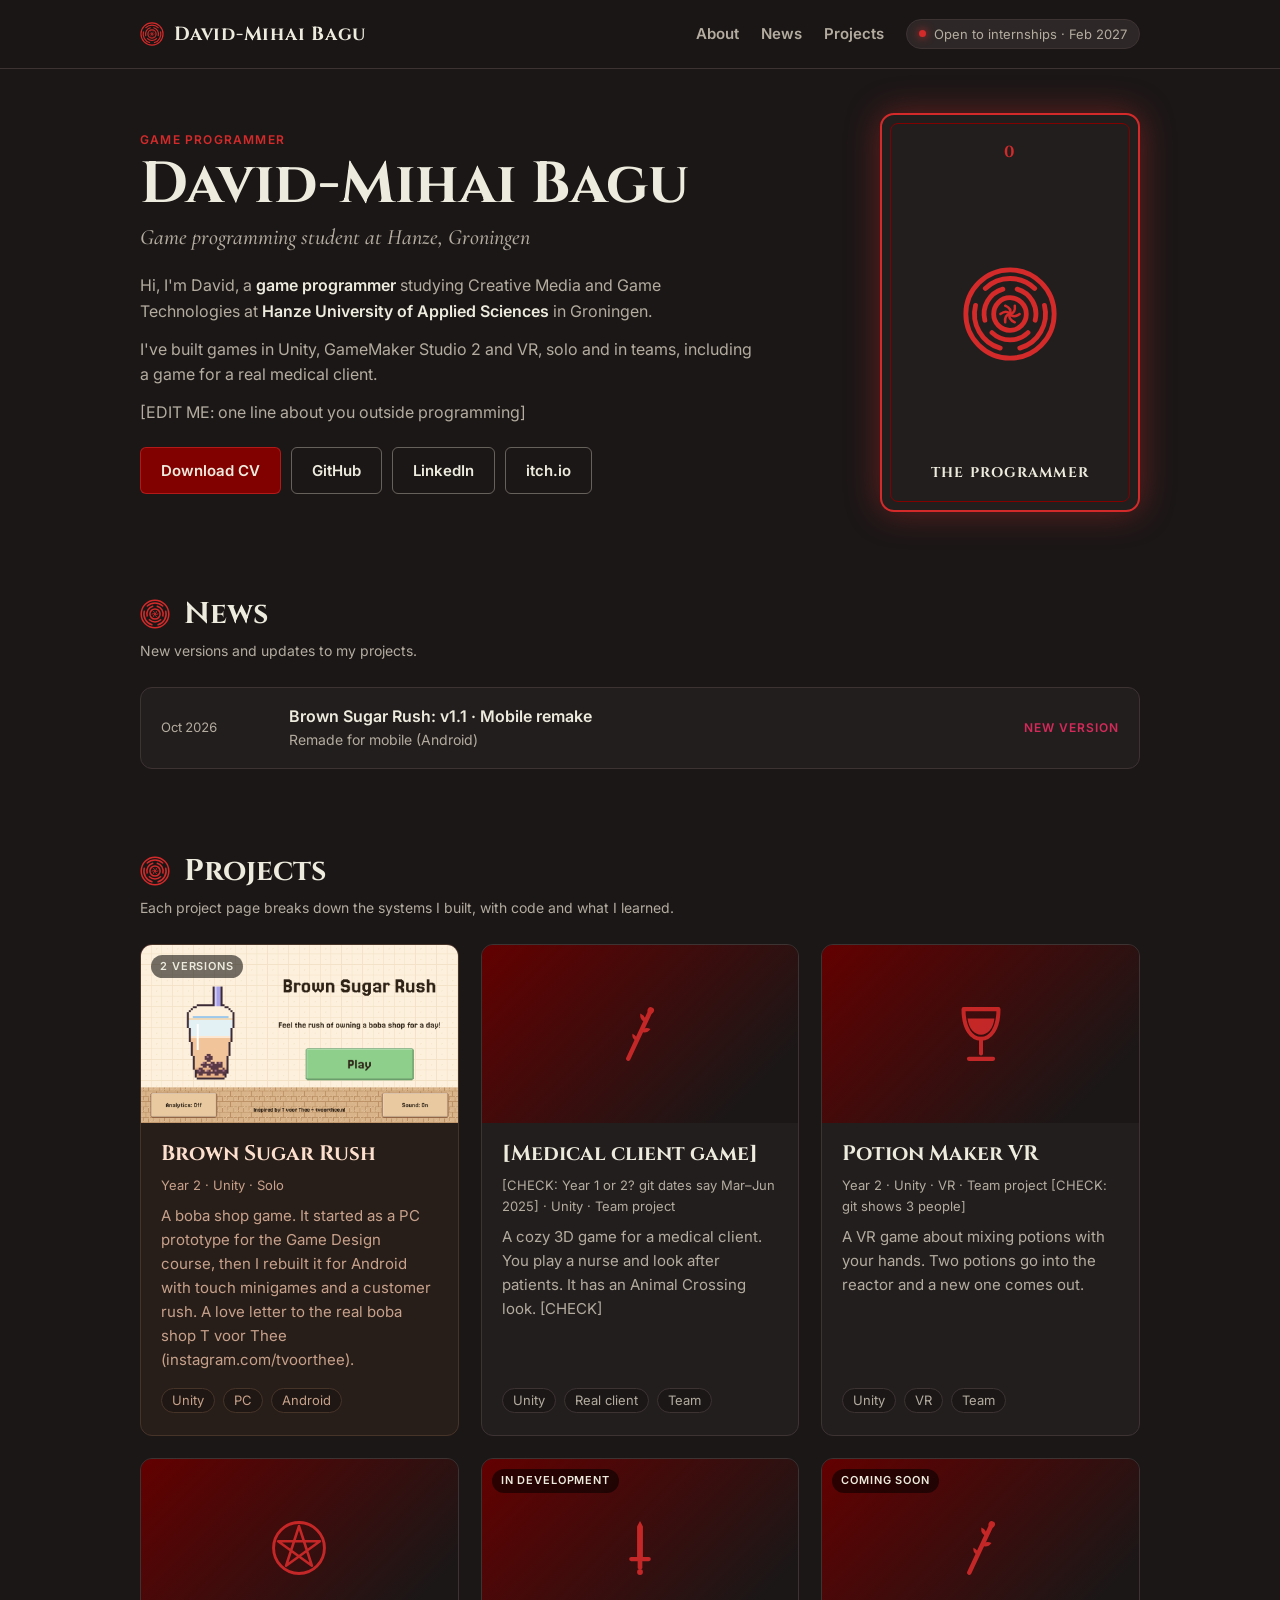
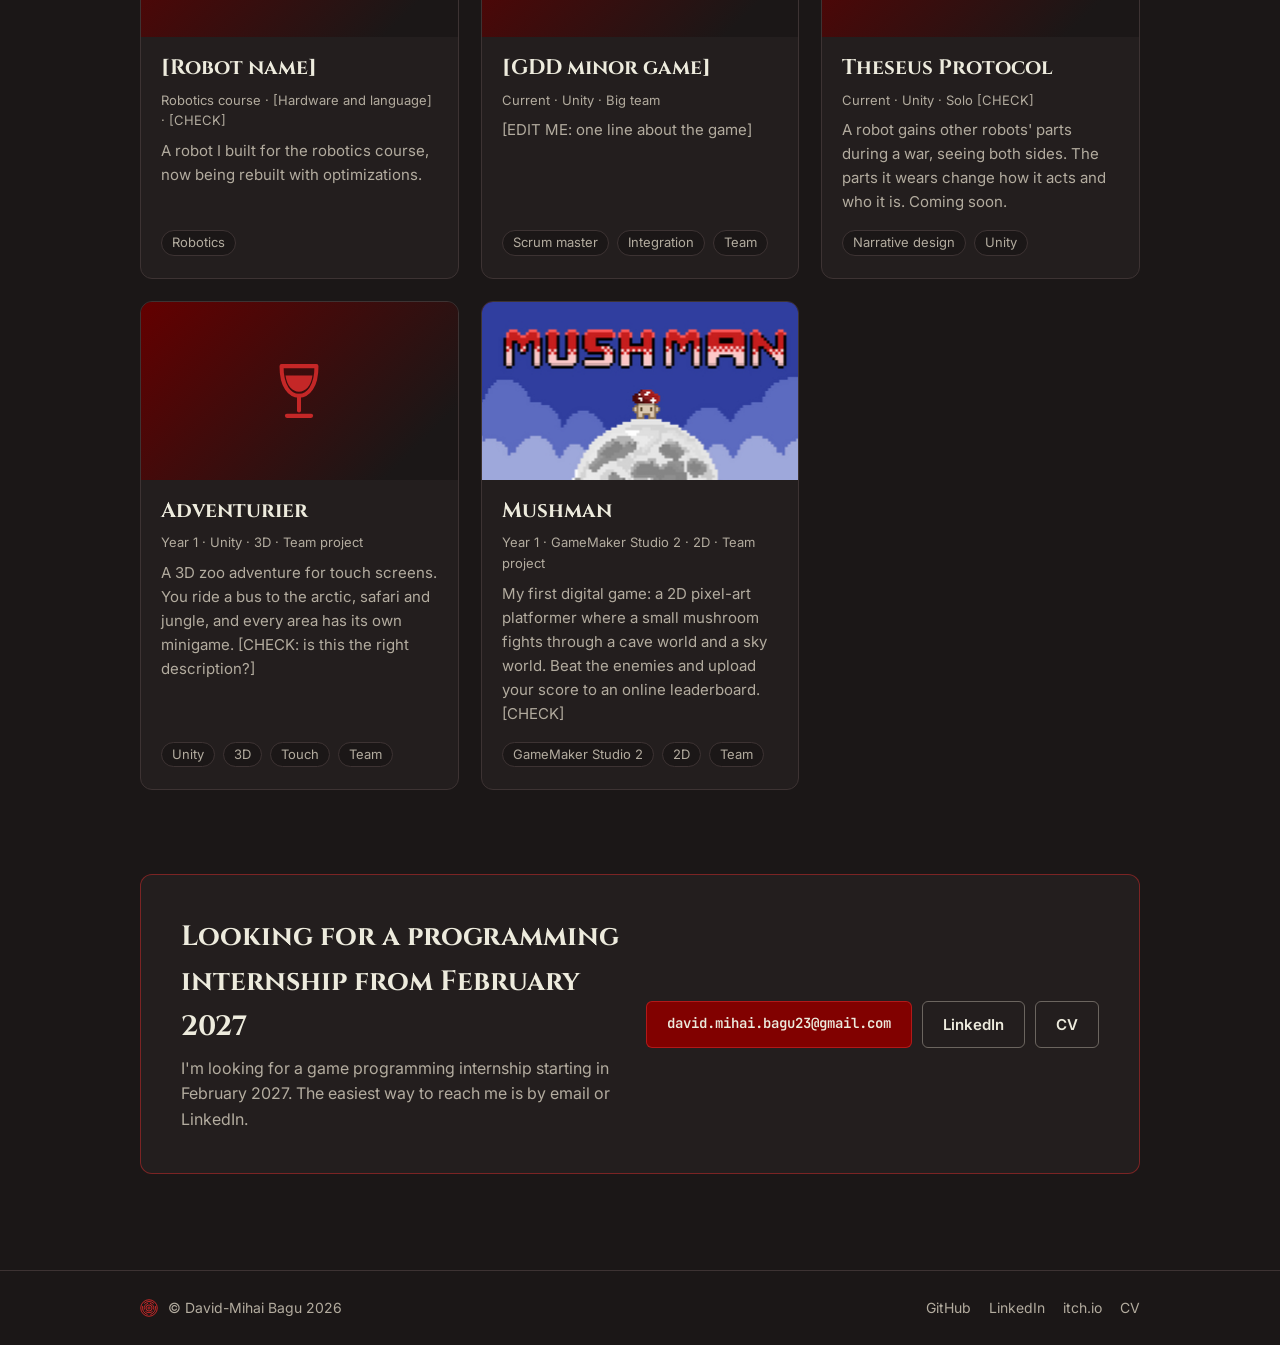
<file: index.html>
<!doctype html>
<html lang="en">
<head>
  <meta charset="utf-8">
  <meta name="viewport" content="width=device-width, initial-scale=1, viewport-fit=cover">
  <title>David-Mihai Bagu | Game Programmer</title>
  <meta name="description" content="Portfolio of David-Mihai Bagu, game programming student at Hanze University of Applied Sciences.">
  <meta name="theme-color" content="#1B1717">
  <link rel="preconnect" href="https://fonts.googleapis.com">
  <link rel="preconnect" href="https://fonts.gstatic.com" crossorigin>
  <link rel="stylesheet" href="https://fonts.googleapis.com/css2?family=Cinzel:wght@400;700&family=Cormorant+Garamond:ital,wght@1,500&family=Inter:wght@400;600;700&family=JetBrains+Mono:wght@400&display=swap">
  <link rel="stylesheet" href="assets/css/site.css">
  <script>window.ROOT = "";</script>
</head>
<body>
  <header id="site-header" class="site-header"></header>
  <main class="wrap">
    <section id="about"></section>
    <section id="news"></section>
    <section id="projects"></section>
    <section id="contact" class="card contact"></section>
  </main>
  <footer id="site-footer" class="site-footer"></footer>
  <script src="data/site.js"></script>
  <script src="assets/js/site.js"></script>
  <script src="assets/js/home.js"></script>
</body>
</html>
</file>
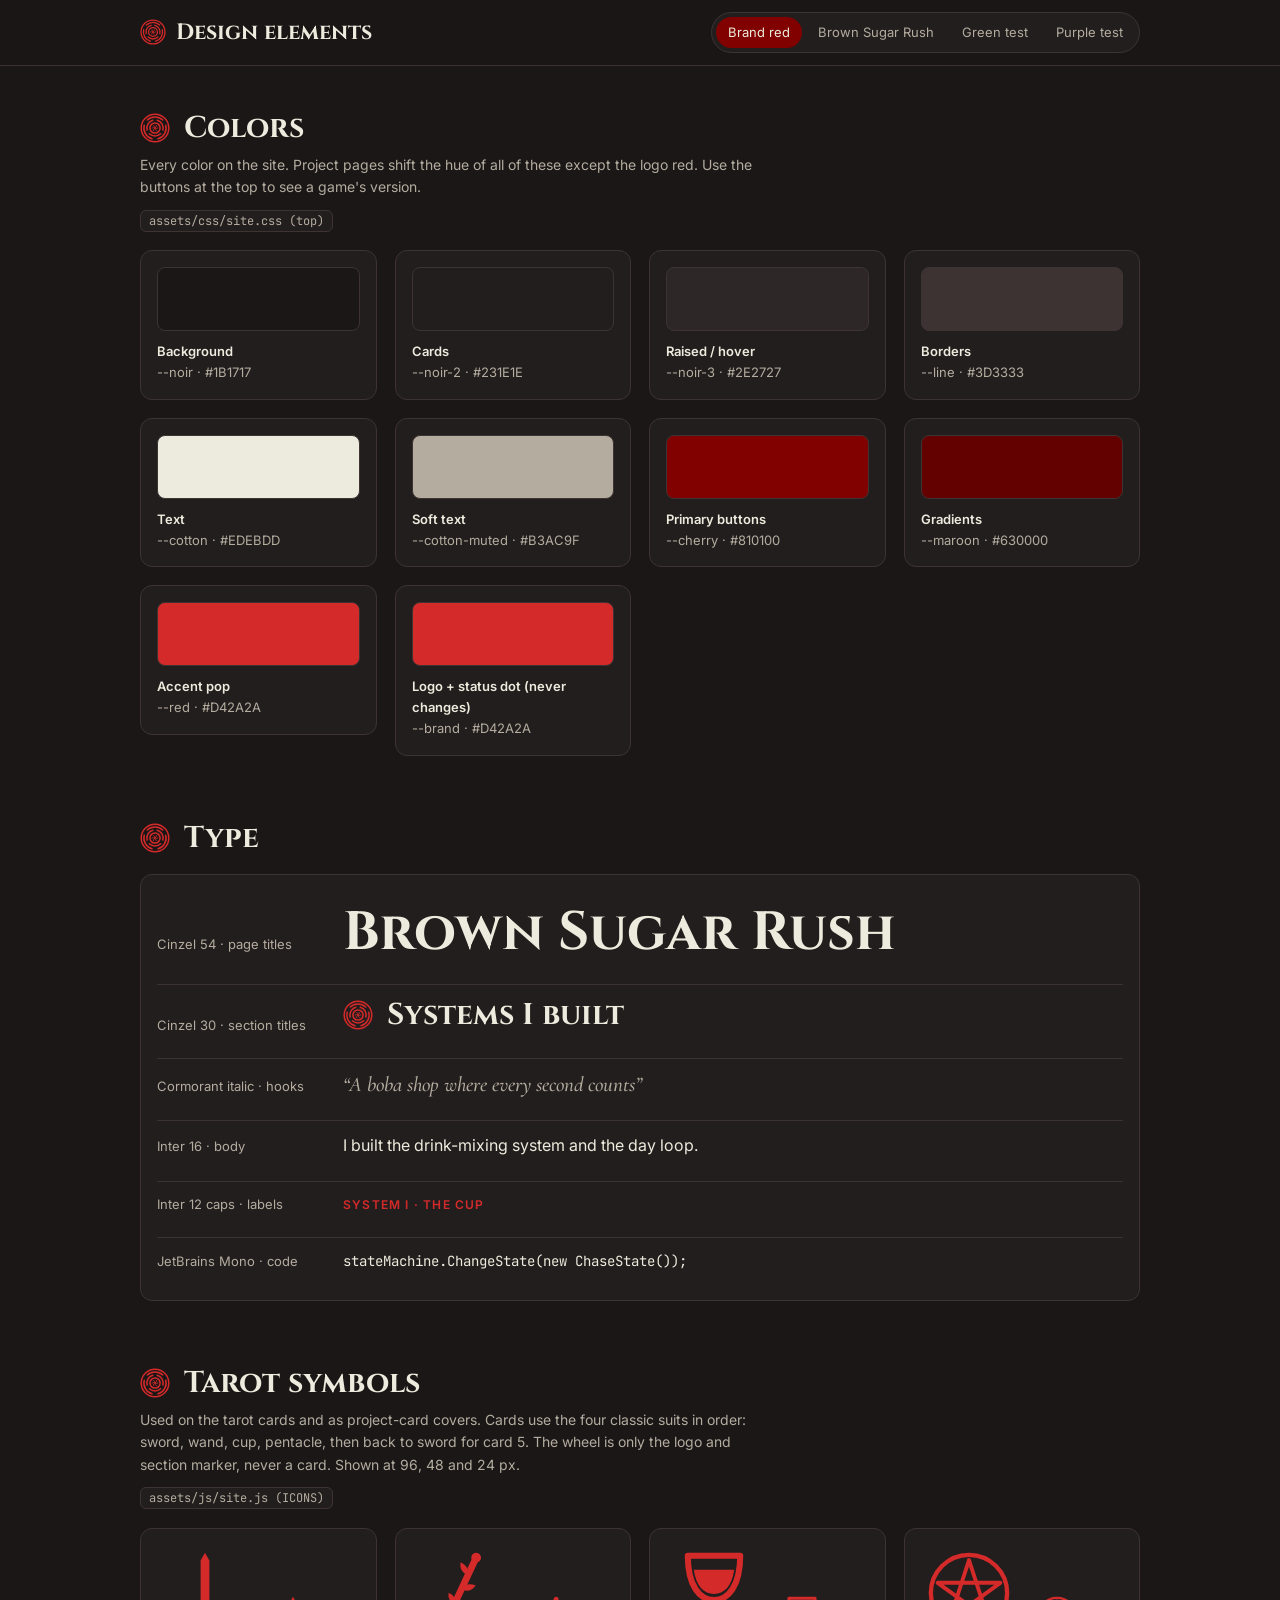
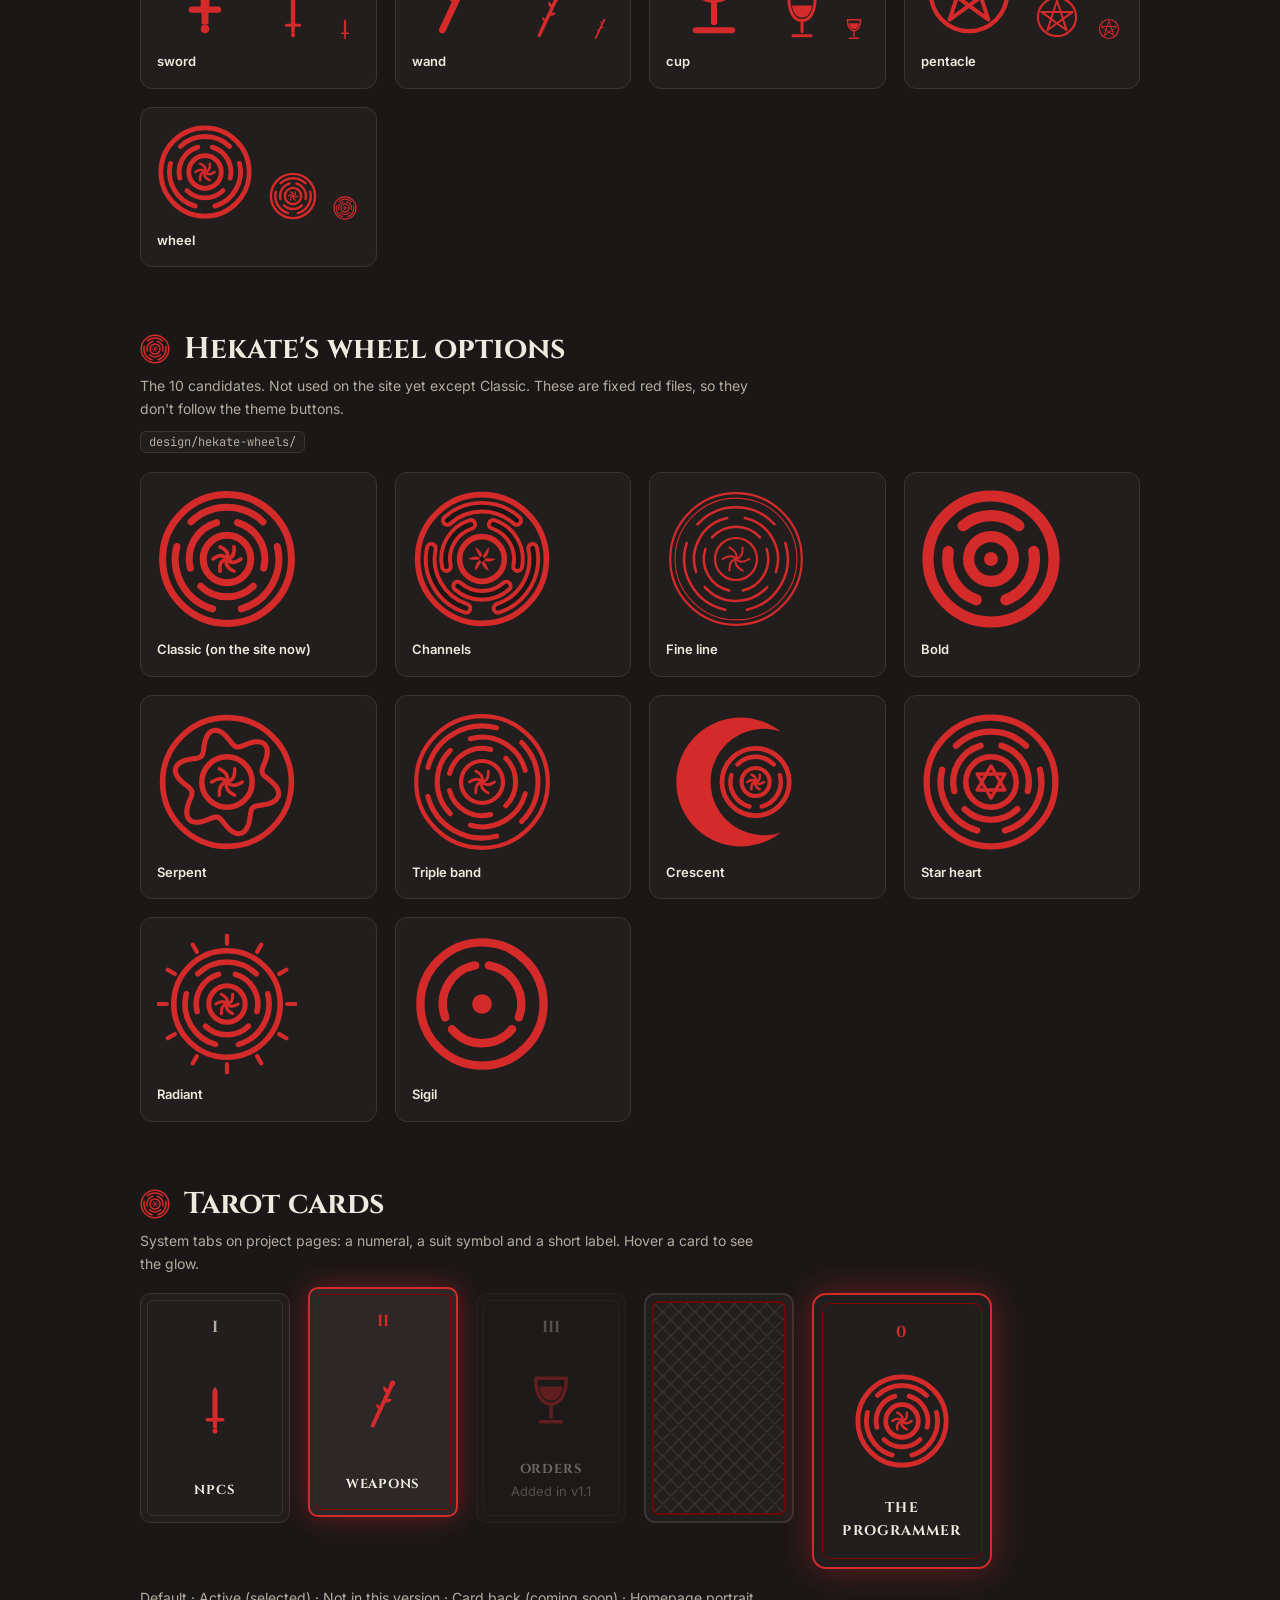
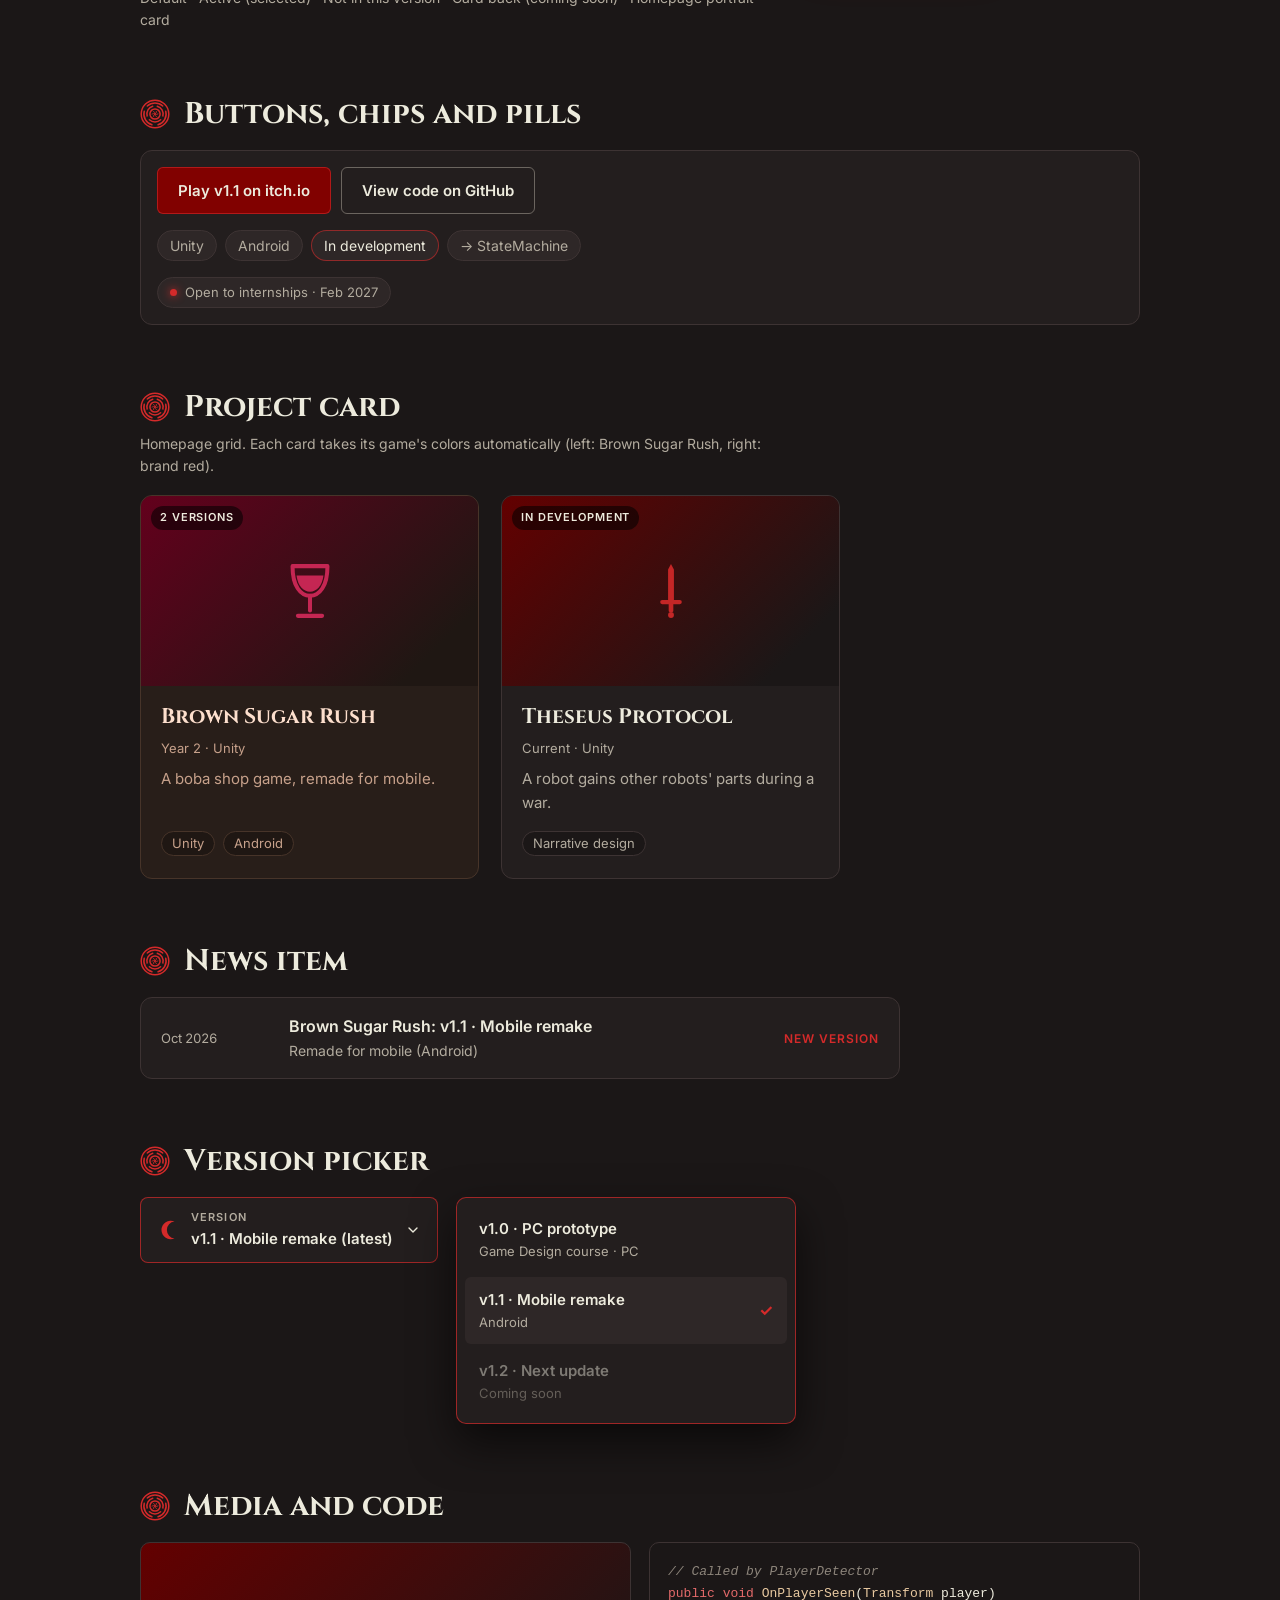
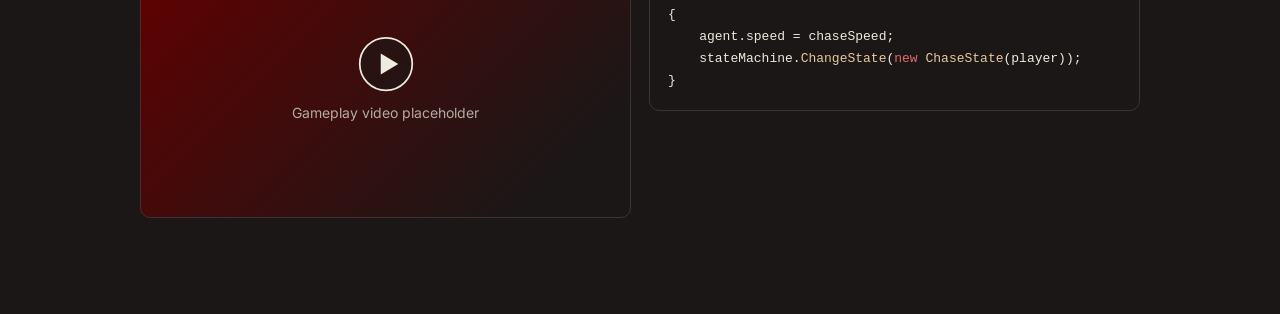
<file: design/elements.html>
<!doctype html>
<html lang="en">
<head>
  <meta charset="utf-8">
  <meta name="viewport" content="width=device-width, initial-scale=1, viewport-fit=cover">
  <title>Design Elements</title>
  <meta name="robots" content="noindex">
  <link rel="preconnect" href="https://fonts.googleapis.com">
  <link rel="preconnect" href="https://fonts.gstatic.com" crossorigin>
  <link rel="stylesheet" href="https://fonts.googleapis.com/css2?family=Cinzel:wght@400;700&family=Cormorant+Garamond:ital,wght@1,500&family=Inter:wght@400;600;700&family=JetBrains+Mono:wght@400&display=swap">
  <link rel="stylesheet" href="../assets/css/site.css">
  <style>
    /* Page-only styles for this overview. Everything else comes from the real site CSS. */
    .ds-top { position: sticky; top: 0; z-index: 25; background: color-mix(in srgb, var(--noir) 94%, transparent); backdrop-filter: blur(8px); border-bottom: 1px solid var(--line); }
    .ds-top .wrap { display: flex; align-items: center; justify-content: space-between; gap: 12px; flex-wrap: wrap; padding-block: 12px; }
    .ds-top h1 { margin: 0; font-family: var(--display); font-size: 22px; display: flex; align-items: center; gap: 10px; }
    .ds-top h1 svg { width: 26px; height: 26px; color: var(--brand); }
    .themes { display: flex; gap: 4px; padding: 4px; border-radius: 999px; background: var(--noir-2); border: 1px solid var(--line); flex-wrap: wrap; }
    .themes button { border: 0; background: transparent; color: var(--cotton-muted); padding: 5px 12px; border-radius: 999px; cursor: pointer; font-size: 13px; }
    .themes button[aria-pressed="true"] { background: var(--cherry); color: var(--cotton); }
    .ds main { gap: 64px; }
    .ds-sec { display: flex; flex-direction: column; gap: 18px; }
    .ds-note { margin: 0; font-size: 14px; color: var(--cotton-muted); max-width: 70ch; }
    .ds-where { font-family: var(--mono); font-size: 12px; color: var(--cotton-muted); background: var(--noir-2); border: 1px solid var(--line); padding: 2px 8px; border-radius: 6px; }
    .grid { display: grid; gap: 18px; grid-template-columns: repeat(auto-fill, minmax(min(220px, 100%), 1fr)); align-items: start; }
    .tile { background: var(--noir-2); border: 1px solid var(--line); border-radius: var(--radius); padding: 16px; display: flex; flex-direction: column; gap: 10px; min-width: 0; }
    .tile .label { font-size: 13px; color: var(--cotton-muted); }
    .tile .label b { color: var(--cotton); font-weight: 600; display: block; }
    .swatch { height: 64px; border-radius: 8px; border: 1px solid var(--line); }
    .sizes { display: flex; align-items: flex-end; gap: 16px; color: var(--red); }
    .sizes .s96 { width: 96px; height: 96px; } .sizes .s48 { width: 48px; height: 48px; } .sizes .s24 { width: 24px; height: 24px; }
    .sizes svg { width: 100%; height: 100%; display: block; }
    .wheel-opt img { width: 100%; max-width: 140px; aspect-ratio: 1; }
    .type-row { display: grid; grid-template-columns: 170px minmax(0, 1fr); gap: 16px; align-items: baseline; padding: 12px 0; border-top: 1px solid var(--line); }
    .type-row:first-child { border-top: 0; }
    .type-row .label { font-size: 13px; color: var(--cotton-muted); }
    .cards-row { display: flex; flex-wrap: wrap; gap: 18px; align-items: flex-start; }
    .cards-row .tarot { width: 150px; }
    .static-menu { position: static; width: min(340px, 100%); }
    @media (max-width: 760px) { .type-row { grid-template-columns: minmax(0, 1fr); gap: 4px; } }
  </style>
</head>
<body class="ds">
  <div class="ds-top">
    <div class="wrap">
      <h1><span data-icon="wheel"></span>Design elements</h1>
      <div class="themes" role="group" aria-label="Color theme">
        <button data-theme="brand" aria-pressed="true">Brand red</button>
        <button data-theme="343,22,3">Brown Sugar Rush</button>
        <button data-theme="150,150">Green test</button>
        <button data-theme="265,265">Purple test</button>
      </div>
    </div>
  </div>

  <main class="wrap" id="ds"></main>

  <script src="../data/site.js"></script>
  <script src="../assets/js/site.js"></script>
  <script>
  (function () {
    const { icon, esc, applyTheme, highlight } = Site;
    document.querySelectorAll("[data-icon]").forEach(el => el.outerHTML = icon(el.dataset.icon));

    const SYMBOLS = ["sword", "wand", "cup", "pentacle", "wheel"];
    const WHEELS = [
      ["01-classic", "Classic (on the site now)"], ["02-channels", "Channels"], ["03-fine-line", "Fine line"], ["04-bold", "Bold"],
      ["05-serpent", "Serpent"], ["06-triple-band", "Triple band"], ["07-crescent", "Crescent"], ["08-star-heart", "Star heart"],
      ["09-radiant", "Radiant"], ["10-sigil", "Sigil"]
    ];
    const COLORS = [
      ["--noir", "Background"], ["--noir-2", "Cards"], ["--noir-3", "Raised / hover"], ["--line", "Borders"],
      ["--cotton", "Text"], ["--cotton-muted", "Soft text"], ["--cherry", "Primary buttons"], ["--maroon", "Gradients"],
      ["--red", "Accent pop"], ["--brand", "Logo + status dot (never changes)"]
    ];
    const sec = (title, note, where, body) => `
      <section class="ds-sec">
        <div class="section-head" style="margin:0">
          <h2 class="section-title">${icon("wheel")}${title}</h2>
          ${note ? `<p class="ds-note">${note}</p>` : ""}
          ${where ? `<p><span class="ds-where">${where}</span></p>` : ""}
        </div>
        ${body}
      </section>`;
    const tarot = (state, num, label, note, sym) => `
      <button class="tarot" ${state === "active" ? 'aria-selected="true"' : ""} ${state === "disabled" ? "disabled" : ""}>
        <span class="inner"><span class="num">${num}</span>${icon(sym)}<span class="names"><span class="ttl">${label}</span>${note ? `<span class="sys">${note}</span>` : ""}</span></span>
      </button>`;
    const val = v => getComputedStyle(document.documentElement).getPropertyValue(v).trim();

    function render() {
      document.getElementById("ds").innerHTML = [
        sec("Colors", "Every color on the site. Project pages shift the hue of all of these except the logo red. Use the buttons at the top to see a game's version.", "assets/css/site.css (top)",
          `<div class="grid">${COLORS.map(([v, n]) => `<div class="tile"><div class="swatch" style="background:var(${v})"></div><span class="label"><b>${n}</b>${v} · ${esc(val(v))}</span></div>`).join("")}</div>`),

        sec("Type", "", "",
          `<div class="tile">
            <div class="type-row"><span class="label">Cinzel 54 · page titles</span><span style="font-family:var(--display);font-weight:700;font-size:clamp(30px,5vw,54px);line-height:1.1">Brown Sugar Rush</span></div>
            <div class="type-row"><span class="label">Cinzel 30 · section titles</span><span class="section-title">${icon("wheel")}Systems I built</span></div>
            <div class="type-row"><span class="label">Cormorant italic · hooks</span><span class="hook">“A boba shop where every second counts”</span></div>
            <div class="type-row"><span class="label">Inter 16 · body</span><span>I built the drink-mixing system and the day loop.</span></div>
            <div class="type-row"><span class="label">Inter 12 caps · labels</span><span class="eyebrow">System I · The Cup</span></div>
            <div class="type-row"><span class="label">JetBrains Mono · code</span><span style="font-family:var(--mono);font-size:14px">stateMachine.ChangeState(new ChaseState());</span></div>
          </div>`),

        sec("Tarot symbols", "Used on the tarot cards and as project-card covers. Cards use the four classic suits in order: sword, wand, cup, pentacle, then back to sword for card 5. The wheel is only the logo and section marker, never a card. Shown at 96, 48 and 24 px.", "assets/js/site.js (ICONS)",
          `<div class="grid">${SYMBOLS.map(s => `<div class="tile"><div class="sizes"><span class="s96">${icon(s)}</span><span class="s48">${icon(s)}</span><span class="s24">${icon(s)}</span></div><span class="label"><b>${s}</b></span></div>`).join("")}</div>`),

        sec("Hekate's wheel options", "The 10 candidates. Not used on the site yet except Classic. These are fixed red files, so they don't follow the theme buttons.", "design/hekate-wheels/",
          `<div class="grid">${WHEELS.map(([f, n]) => `<div class="tile wheel-opt"><img src="hekate-wheels/hekate-wheel-${f}.svg" alt=""><span class="label"><b>${n}</b></span></div>`).join("")}</div>`),

        sec("Tarot cards", "System tabs on project pages: a numeral, a suit symbol and a short label. Hover a card to see the glow.", "",
          `<div class="cards-row">
            ${tarot("default", "I", "NPCs", "", "sword")}
            ${tarot("active", "II", "Weapons", "", "wand")}
            ${tarot("disabled", "III", "Orders", "Added in v1.1", "cup")}
            <div class="tarot back">${Site.cardBack()}</div>
            <div class="portrait" style="width:180px"><div class="inner"><span class="num">0</span><div class="photo">${icon("wheel")}</div><span class="ttl">The Programmer</span></div></div>
          </div>
          <p class="ds-note">Default · Active (selected) · Not in this version · Card back (coming soon) · Homepage portrait card</p>`),

        sec("Buttons, chips and pills", "", "",
          `<div class="tile" style="gap:16px">
            <div class="btn-row"><a class="btn primary" href="#">Play v1.1 on itch.io</a><a class="btn" href="#">View code on GitHub</a></div>
            <div class="chips"><span class="chip">Unity</span><span class="chip">Android</span><span class="chip accent">In development</span><button class="chip">→ StateMachine</button></div>
            <div><span class="pill-status">Open to internships · Feb 2027</span></div>
          </div>`),

        sec("Project card", "Homepage grid. Each card takes its game's colors automatically (left: Brown Sugar Rush, right: brand red).", "",
          `<div class="projects" style="max-width:700px">
            ${(() => { const c = Site.themeColors({ accentHue: 343, neutralHue: 22, neutralSat: 3 }); return `<a class="pcard" href="#" style="--pc-accent:${c["--red"]};--pc-deep:${c["--maroon"]};--pc-glow:${c["--glow"]};--pc-bg:${c["--noir"]};--pc-surface:${c["--noir-2"]};--pc-line:${c["--line"]};--pc-text:${c["--cotton"]};--pc-muted:${c["--cotton-muted"]}"><div class="cover">${icon("cup")}<span class="badge">2 versions</span></div><div class="body"><h3>Brown Sugar Rush</h3><span class="meta">Year 2 · Unity</span><p>A boba shop game, remade for mobile.</p><div class="chips"><span class="chip">Unity</span><span class="chip">Android</span></div></div></a>`; })()}
            <a class="pcard" href="#" style="--pc-accent:#D42A2A;--pc-deep:#630000;--pc-glow:rgba(212,42,42,.42);--pc-bg:#1B1717;--pc-surface:#231E1E;--pc-line:#3D3333;--pc-text:#EDEBDD;--pc-muted:#B3AC9F"><div class="cover">${icon("blade")}<span class="badge">In development</span></div><div class="body"><h3>Theseus Protocol</h3><span class="meta">Current · Unity</span><p>A robot gains other robots' parts during a war.</p><div class="chips"><span class="chip">Narrative design</span></div></div></a>
          </div>`),

        sec("News item", "", "",
          `<div class="news" style="max-width:760px"><a class="news-item" href="#"><time>Oct 2026</time><span class="what"><b>Brown Sugar Rush: v1.1 · Mobile remake</b><span>Remade for mobile (Android)</span></span><span class="tag">New version</span></a></div>`),

        sec("Version picker", "", "",
          `<div class="cards-row">
            <div class="version"><button class="version-btn">${icon("moon", "moon")}<span class="vtext"><span class="vlabel">Version</span><span class="vname">v1.1 · Mobile remake (latest)</span></span>${icon("chev")}</button></div>
            <div class="version-menu static-menu">
              <button class="version-item"><span><span class="vn">v1.0 · PC prototype</span><span class="vd">Game Design course · PC</span></span></button>
              <button class="version-item" aria-current="true"><span><span class="vn">v1.1 · Mobile remake</span><span class="vd">Android</span></span><span class="tick">✓</span></button>
              <button class="version-item" disabled><span><span class="vn">v1.2 · Next update</span><span class="vd">Coming soon</span></span></button>
            </div>
          </div>`),

        sec("Media and code", "", "",
          `<div class="grid" style="grid-template-columns:repeat(auto-fit,minmax(min(320px,100%),1fr))">
            <div class="media">${icon("play")}<span>Gameplay video placeholder</span></div>
            <pre class="code"><code>${highlight("// Called by PlayerDetector\npublic void OnPlayerSeen(Transform player)\n{\n    agent.speed = chaseSpeed;\n    stateMachine.ChangeState(new ChaseState(player));\n}")}</code></pre>
          </div>`)
      ].join("");
    }

    document.querySelector(".themes").addEventListener("click", e => {
      const b = e.target.closest("[data-theme]"); if (!b) return;
      document.querySelectorAll(".themes button").forEach(x => x.setAttribute("aria-pressed", String(x === b)));
      const t = b.dataset.theme === "brand" ? null : (([a, n, s]) => ({ accentHue: +a, neutralHue: +n, neutralSat: s ? +s : undefined }))(b.dataset.theme.split(","));
      applyTheme(t); render();
    });
    render();
  })();
  </script>
</body>
</html>
</file>
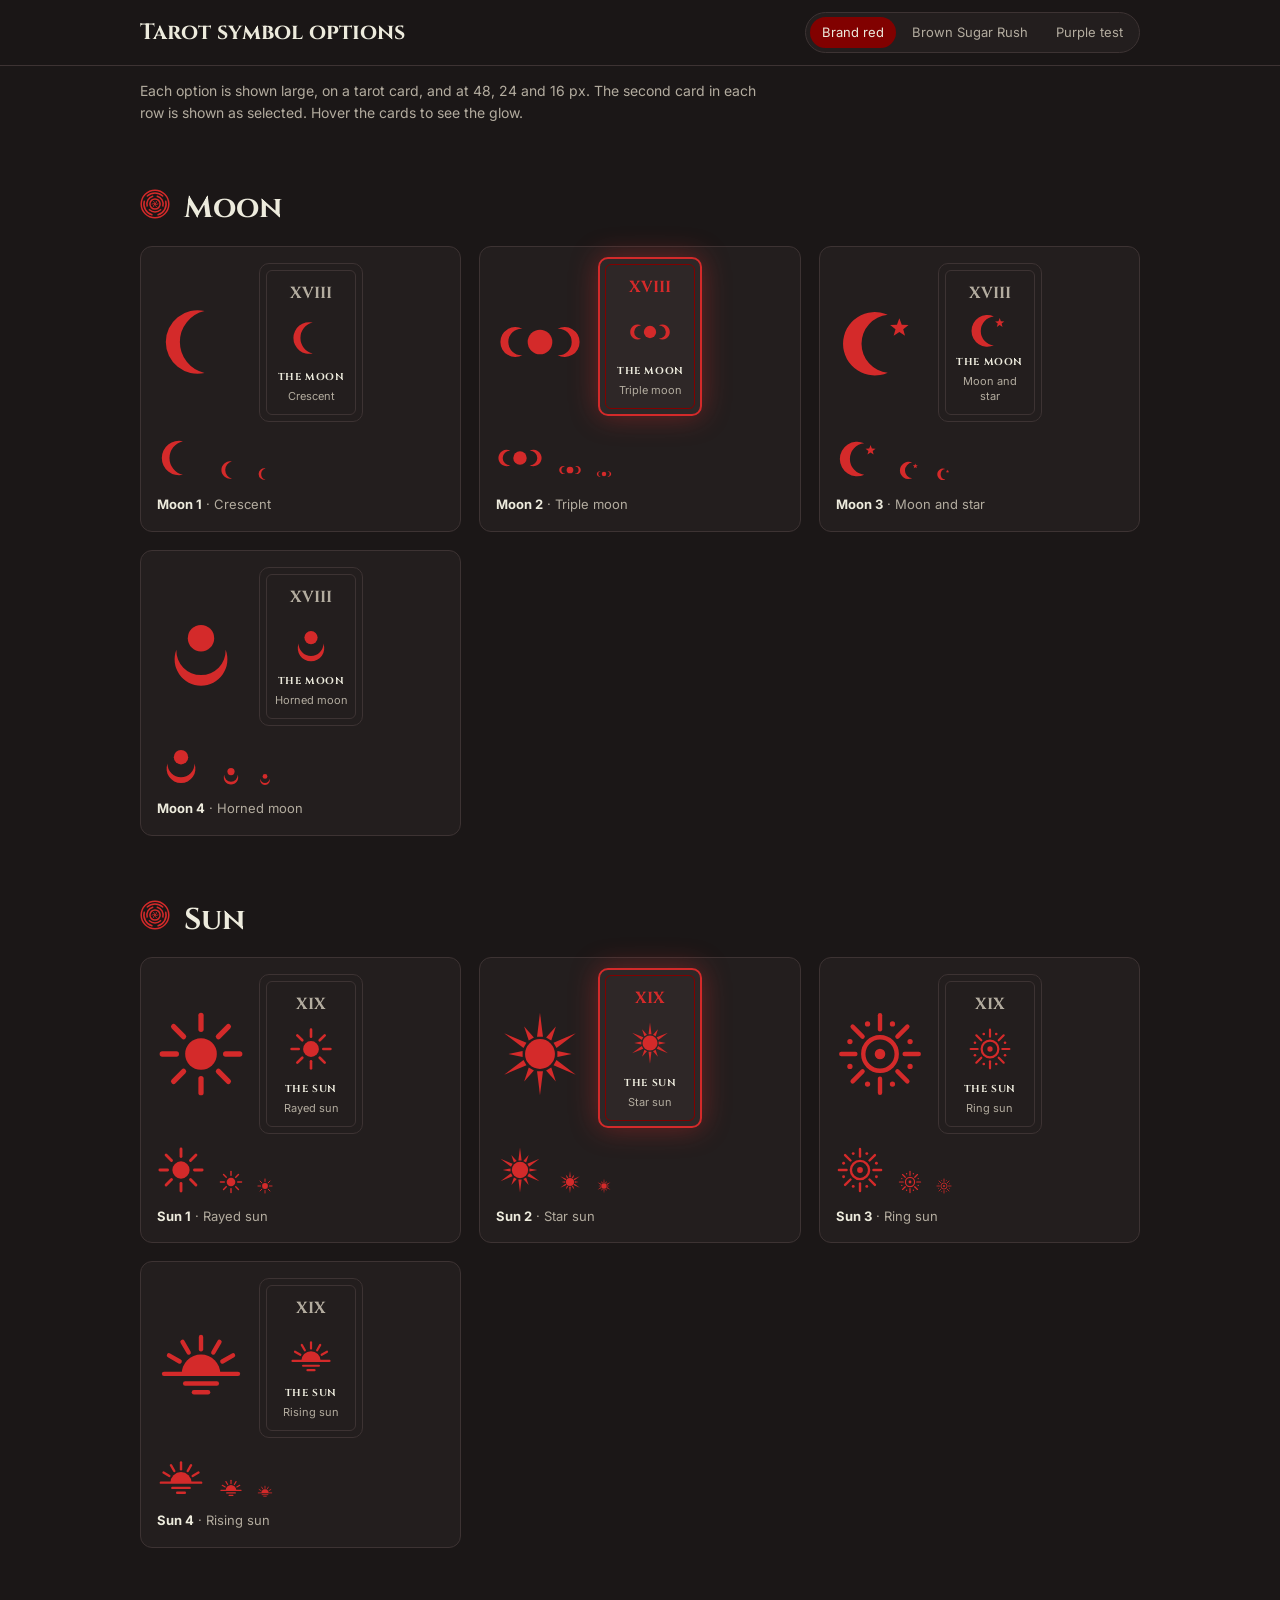
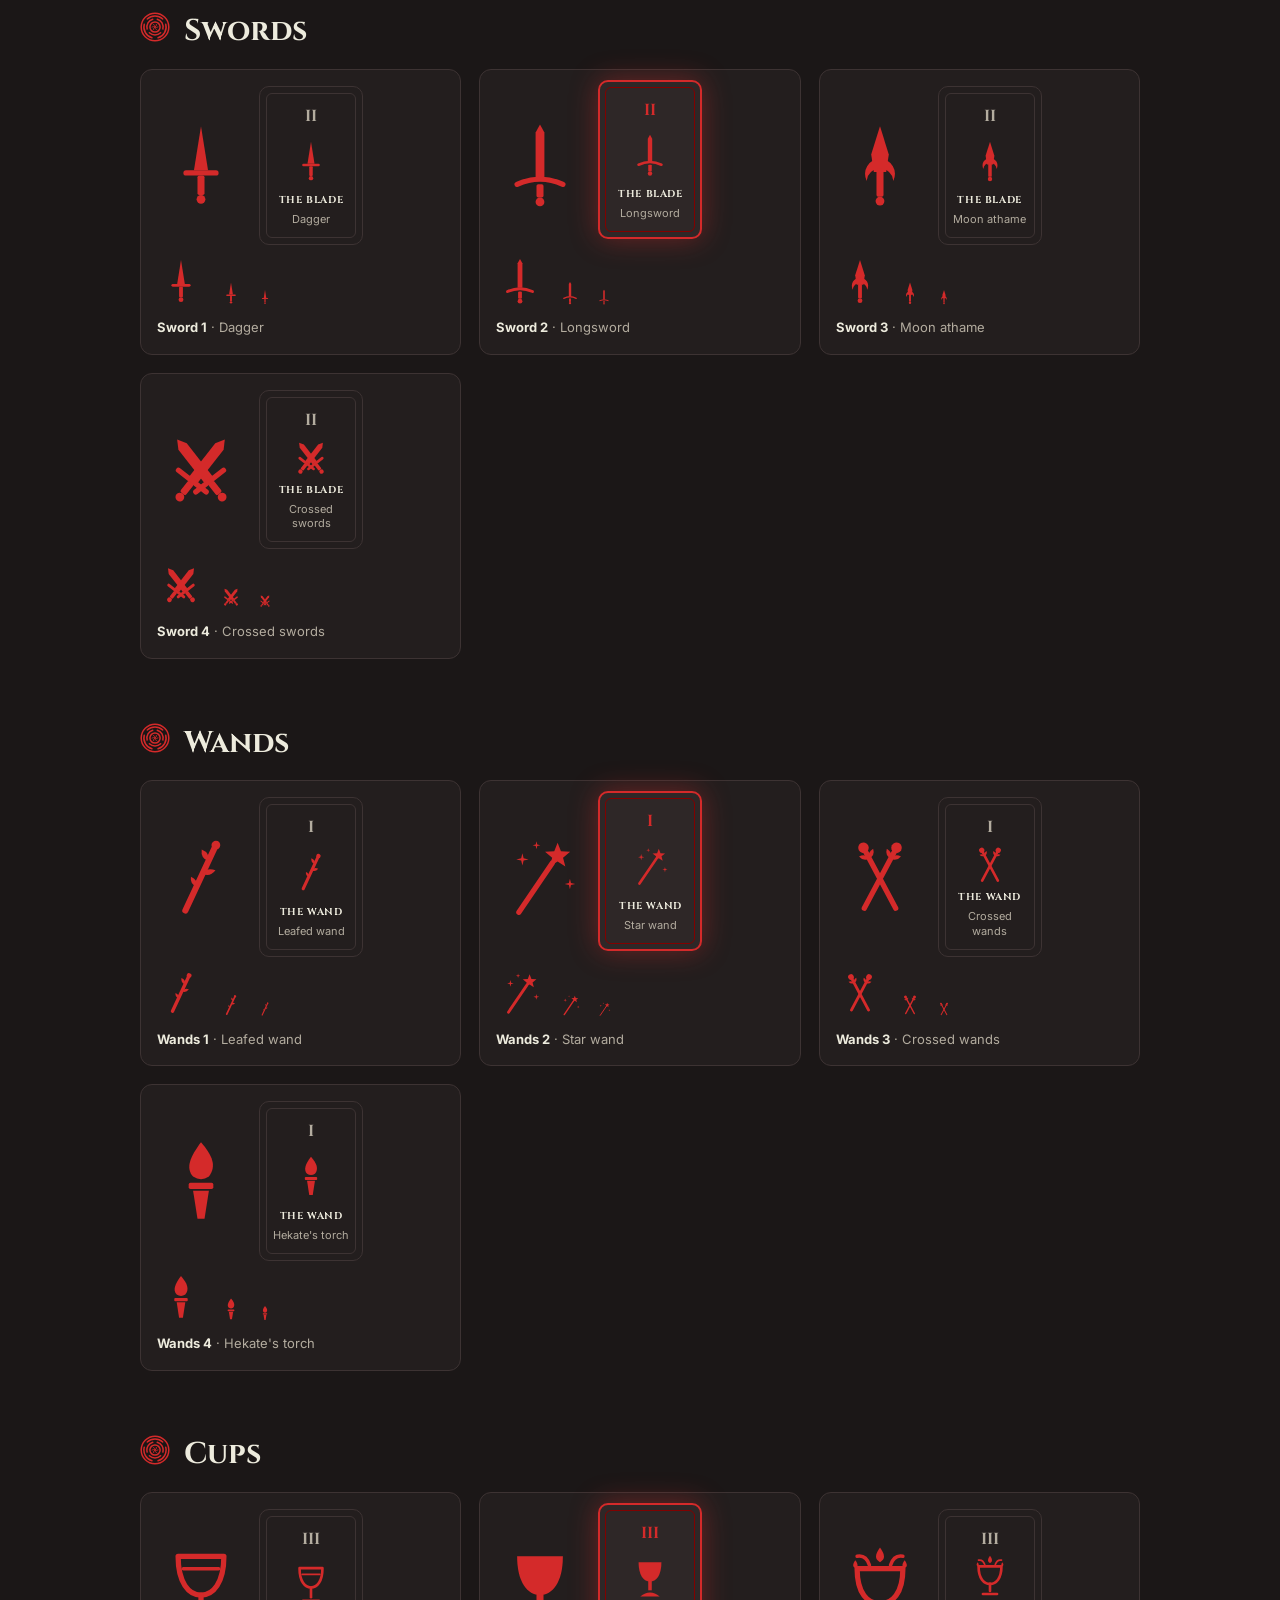
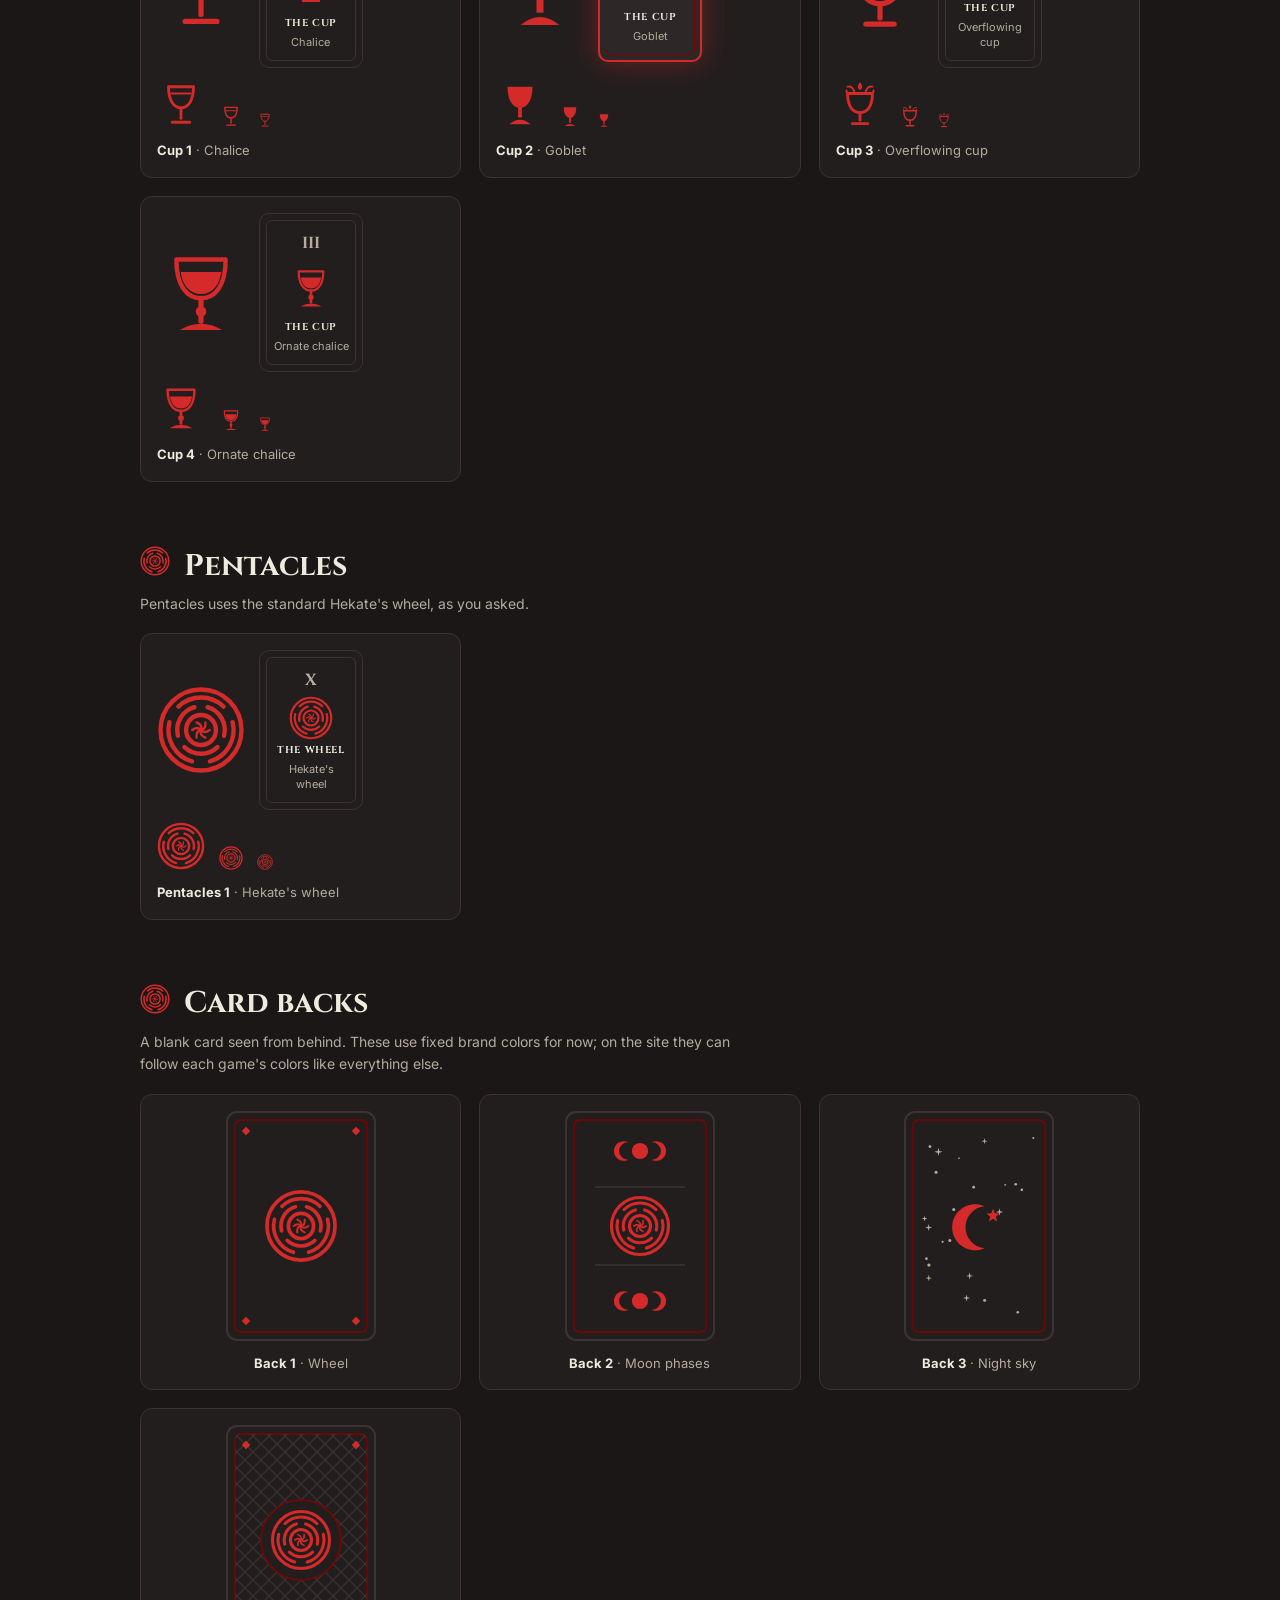
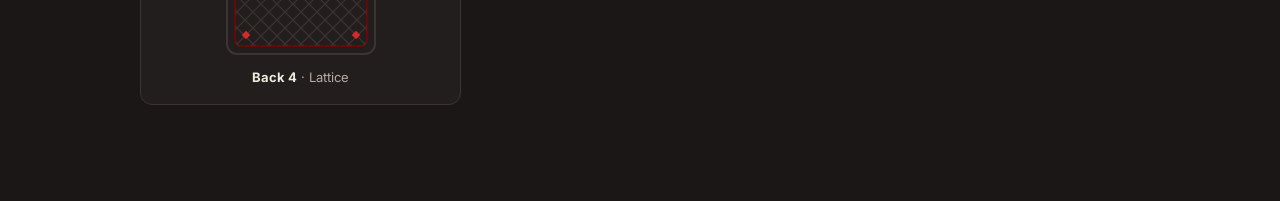
<file: design/tarot-symbols.html>
<!doctype html>
<html lang="en"><head><meta charset="utf-8"><meta name="viewport" content="width=device-width, initial-scale=1, viewport-fit=cover">
<title>Tarot Symbol Options</title>
<link rel="preconnect" href="https://fonts.googleapis.com"><link rel="preconnect" href="https://fonts.gstatic.com" crossorigin>
<link rel="stylesheet" href="https://fonts.googleapis.com/css2?family=Cinzel:wght@400;700&family=Inter:wght@400;600;700&display=swap">
<link rel="stylesheet" href="../assets/css/site.css">
<style>
.top { position: sticky; top: 0; z-index: 25; background: color-mix(in srgb, var(--noir) 94%, transparent); backdrop-filter: blur(8px); border-bottom: 1px solid var(--line); }
.top .wrap { display: flex; align-items: center; justify-content: space-between; gap: 12px; flex-wrap: wrap; padding-block: 12px; }
.top h1 { margin: 0; font-family: var(--display); font-size: 22px; }
.themes { display: flex; gap: 4px; padding: 4px; border-radius: 999px; background: var(--noir-2); border: 1px solid var(--line); }
.themes button { border: 0; background: transparent; color: var(--cotton-muted); padding: 5px 12px; border-radius: 999px; cursor: pointer; font-size: 13px; }
.themes button[aria-pressed="true"] { background: var(--cherry); color: var(--cotton); }
main { gap: 64px; }
.ds-sec { display: flex; flex-direction: column; gap: 18px; }
.ds-note { margin: 0; font-size: 14px; color: var(--cotton-muted); max-width: 70ch; }
.section-title .ico svg { width: 30px; height: 30px; }
.opts { display: grid; gap: 18px; grid-template-columns: repeat(auto-fill, minmax(min(240px, 100%), 1fr)); }
.opt { background: var(--noir-2); border: 1px solid var(--line); border-radius: var(--radius); padding: 16px; display: flex; flex-direction: column; gap: 12px; }
.opt .row { display: flex; gap: 14px; align-items: center; }
.opt .big { width: 88px; height: 88px; color: var(--red); flex: none; }
.opt .big svg, .sizes svg { width: 100%; height: 100%; display: block; }
.opt .tarot { width: 104px; flex: none; }
.opt .tarot .inner { padding: 10px 6px; }
.opt .tarot svg { width: 44px; height: 44px; }
.opt .tarot .ttl { font-size: 10px; } .opt .tarot .sys { font-size: 11px; }
.sizes { display: flex; align-items: flex-end; gap: 14px; color: var(--red); }
.label { font-size: 13px; color: var(--cotton-muted); } .label b { color: var(--cotton); }
.back { align-items: center; }
.cardback { width: 150px; transition: transform .2s; }
.cardback svg { width: 100%; height: auto; display: block; }
.cardback:hover { transform: translateY(-6px); filter: drop-shadow(0 0 18px var(--glow)); }
</style></head>
<body>
<div class="top"><div class="wrap"><h1>Tarot symbol options</h1>
<div class="themes" role="group" aria-label="Color theme"><button data-t="brand" aria-pressed="true">Brand red</button><button data-t="343,22,3">Brown Sugar Rush</button><button data-t="265,265">Purple test</button></div></div></div>
<main class="wrap">
<p class="ds-note" style="margin-top:-30px">Each option is shown large, on a tarot card, and at 48, 24 and 16 px. The second card in each row is shown as selected. Hover the cards to see the glow.</p>
<section class="ds-sec"><div class="section-head" style="margin:0"><h2 class="section-title"><span class="ico"><svg class="" viewBox="0 0 100 100" fill="none" aria-hidden="true"><circle cx="50" cy="50" r="46" fill="none" stroke="currentColor" stroke-width="5"/><path d="M85.90 41.05 A37 37 0 0 1 60.20 85.57" stroke="currentColor" stroke-width="5" stroke-linecap="round" fill="none"/><path d="M39.80 85.57 A37 37 0 0 1 14.10 41.05" stroke="currentColor" stroke-width="5" stroke-linecap="round" fill="none"/><path d="M24.30 23.38 A37 37 0 0 1 75.70 23.38" stroke="currentColor" stroke-width="5" stroke-linecap="round" fill="none"/><path d="M68.76 69.42 A27 27 0 0 1 31.24 69.42" stroke="currentColor" stroke-width="5" stroke-linecap="round" fill="none"/><path d="M23.80 56.53 A27 27 0 0 1 42.56 24.05" stroke="currentColor" stroke-width="5" stroke-linecap="round" fill="none"/><path d="M57.44 24.05 A27 27 0 0 1 76.20 56.53" stroke="currentColor" stroke-width="5" stroke-linecap="round" fill="none"/><circle cx="50" cy="50" r="17" fill="none" stroke="currentColor" stroke-width="5"/><path d="M50 50 Q53.73 54.70 60.00 50.00" stroke="currentColor" stroke-width="2.6" stroke-linecap="round" fill="none"/><path d="M50 50 Q47.79 55.58 55.00 58.66" stroke="currentColor" stroke-width="2.6" stroke-linecap="round" fill="none"/><path d="M50 50 Q44.06 50.88 45.00 58.66" stroke="currentColor" stroke-width="2.6" stroke-linecap="round" fill="none"/><path d="M50 50 Q46.27 45.30 40.00 50.00" stroke="currentColor" stroke-width="2.6" stroke-linecap="round" fill="none"/><path d="M50 50 Q52.21 44.42 45.00 41.34" stroke="currentColor" stroke-width="2.6" stroke-linecap="round" fill="none"/><path d="M50 50 Q55.94 49.12 55.00 41.34" stroke="currentColor" stroke-width="2.6" stroke-linecap="round" fill="none"/></svg></span>Moon</h2></div><div class="opts"><div class="opt">
          <div class="row">
            <div class="big"><svg class="" viewBox="0 0 100 100" fill="none" aria-hidden="true"><path d="M54.00 14.90 A36 36 0 1 0 54.00 85.10 A36 36 0 0 1 54.00 14.90 Z" fill="currentColor"/></svg></div>
            <button class="tarot" aria-selected="false"><span class="inner"><span class="num">XVIII</span><svg class="" viewBox="0 0 100 100" fill="none" aria-hidden="true"><path d="M54.00 14.90 A36 36 0 1 0 54.00 85.10 A36 36 0 0 1 54.00 14.90 Z" fill="currentColor"/></svg><span class="names"><span class="ttl">The Moon</span><span class="sys">Crescent</span></span></span></button>
          </div>
          <div class="sizes"><span style="width:48px;height:48px"><svg class="" viewBox="0 0 100 100" fill="none" aria-hidden="true"><path d="M54.00 14.90 A36 36 0 1 0 54.00 85.10 A36 36 0 0 1 54.00 14.90 Z" fill="currentColor"/></svg></span><span style="width:24px;height:24px"><svg class="" viewBox="0 0 100 100" fill="none" aria-hidden="true"><path d="M54.00 14.90 A36 36 0 1 0 54.00 85.10 A36 36 0 0 1 54.00 14.90 Z" fill="currentColor"/></svg></span><span style="width:16px;height:16px"><svg class="" viewBox="0 0 100 100" fill="none" aria-hidden="true"><path d="M54.00 14.90 A36 36 0 1 0 54.00 85.10 A36 36 0 0 1 54.00 14.90 Z" fill="currentColor"/></svg></span></div>
          <span class="label"><b>Moon 1</b> · Crescent</span></div><div class="opt">
          <div class="row">
            <div class="big"><svg class="" viewBox="0 0 100 100" fill="none" aria-hidden="true"><path d="M30.07 35.04 A17 17 0 1 0 30.07 64.96 A15 15 0 1 1 30.07 35.04 Z" fill="currentColor"/><circle cx="50" cy="50" r="14" fill="currentColor"/><path d="M86.07 35.04 A17 17 0 1 0 86.07 64.96 A15 15 0 1 1 86.07 35.04 Z" fill="currentColor" transform="rotate(180 78 50)"/></svg></div>
            <button class="tarot" aria-selected="true"><span class="inner"><span class="num">XVIII</span><svg class="" viewBox="0 0 100 100" fill="none" aria-hidden="true"><path d="M30.07 35.04 A17 17 0 1 0 30.07 64.96 A15 15 0 1 1 30.07 35.04 Z" fill="currentColor"/><circle cx="50" cy="50" r="14" fill="currentColor"/><path d="M86.07 35.04 A17 17 0 1 0 86.07 64.96 A15 15 0 1 1 86.07 35.04 Z" fill="currentColor" transform="rotate(180 78 50)"/></svg><span class="names"><span class="ttl">The Moon</span><span class="sys">Triple moon</span></span></span></button>
          </div>
          <div class="sizes"><span style="width:48px;height:48px"><svg class="" viewBox="0 0 100 100" fill="none" aria-hidden="true"><path d="M30.07 35.04 A17 17 0 1 0 30.07 64.96 A15 15 0 1 1 30.07 35.04 Z" fill="currentColor"/><circle cx="50" cy="50" r="14" fill="currentColor"/><path d="M86.07 35.04 A17 17 0 1 0 86.07 64.96 A15 15 0 1 1 86.07 35.04 Z" fill="currentColor" transform="rotate(180 78 50)"/></svg></span><span style="width:24px;height:24px"><svg class="" viewBox="0 0 100 100" fill="none" aria-hidden="true"><path d="M30.07 35.04 A17 17 0 1 0 30.07 64.96 A15 15 0 1 1 30.07 35.04 Z" fill="currentColor"/><circle cx="50" cy="50" r="14" fill="currentColor"/><path d="M86.07 35.04 A17 17 0 1 0 86.07 64.96 A15 15 0 1 1 86.07 35.04 Z" fill="currentColor" transform="rotate(180 78 50)"/></svg></span><span style="width:16px;height:16px"><svg class="" viewBox="0 0 100 100" fill="none" aria-hidden="true"><path d="M30.07 35.04 A17 17 0 1 0 30.07 64.96 A15 15 0 1 1 30.07 35.04 Z" fill="currentColor"/><circle cx="50" cy="50" r="14" fill="currentColor"/><path d="M86.07 35.04 A17 17 0 1 0 86.07 64.96 A15 15 0 1 1 86.07 35.04 Z" fill="currentColor" transform="rotate(180 78 50)"/></svg></span></div>
          <span class="label"><b>Moon 2</b> · Triple moon</span></div><div class="opt">
          <div class="row">
            <div class="big"><svg class="" viewBox="0 0 100 100" fill="none" aria-hidden="true"><path d="M58.75 19.16 A36 36 0 1 0 58.75 84.84 A33 33 0 0 1 58.75 19.16 Z" fill="currentColor"/><polygon points="72.00,23.00 74.72,30.26 82.46,30.60 76.39,35.43 78.47,42.90 72.00,38.62 65.53,42.90 67.61,35.43 61.54,30.60 69.28,30.26" fill="currentColor"/></svg></div>
            <button class="tarot" aria-selected="false"><span class="inner"><span class="num">XVIII</span><svg class="" viewBox="0 0 100 100" fill="none" aria-hidden="true"><path d="M58.75 19.16 A36 36 0 1 0 58.75 84.84 A33 33 0 0 1 58.75 19.16 Z" fill="currentColor"/><polygon points="72.00,23.00 74.72,30.26 82.46,30.60 76.39,35.43 78.47,42.90 72.00,38.62 65.53,42.90 67.61,35.43 61.54,30.60 69.28,30.26" fill="currentColor"/></svg><span class="names"><span class="ttl">The Moon</span><span class="sys">Moon and star</span></span></span></button>
          </div>
          <div class="sizes"><span style="width:48px;height:48px"><svg class="" viewBox="0 0 100 100" fill="none" aria-hidden="true"><path d="M58.75 19.16 A36 36 0 1 0 58.75 84.84 A33 33 0 0 1 58.75 19.16 Z" fill="currentColor"/><polygon points="72.00,23.00 74.72,30.26 82.46,30.60 76.39,35.43 78.47,42.90 72.00,38.62 65.53,42.90 67.61,35.43 61.54,30.60 69.28,30.26" fill="currentColor"/></svg></span><span style="width:24px;height:24px"><svg class="" viewBox="0 0 100 100" fill="none" aria-hidden="true"><path d="M58.75 19.16 A36 36 0 1 0 58.75 84.84 A33 33 0 0 1 58.75 19.16 Z" fill="currentColor"/><polygon points="72.00,23.00 74.72,30.26 82.46,30.60 76.39,35.43 78.47,42.90 72.00,38.62 65.53,42.90 67.61,35.43 61.54,30.60 69.28,30.26" fill="currentColor"/></svg></span><span style="width:16px;height:16px"><svg class="" viewBox="0 0 100 100" fill="none" aria-hidden="true"><path d="M58.75 19.16 A36 36 0 1 0 58.75 84.84 A33 33 0 0 1 58.75 19.16 Z" fill="currentColor"/><polygon points="72.00,23.00 74.72,30.26 82.46,30.60 76.39,35.43 78.47,42.90 72.00,38.62 65.53,42.90 67.61,35.43 61.54,30.60 69.28,30.26" fill="currentColor"/></svg></span></div>
          <span class="label"><b>Moon 3</b> · Moon and star</span></div><div class="opt">
          <div class="row">
            <div class="big"><svg class="" viewBox="0 0 100 100" fill="none" aria-hidden="true"><path d="M60.80 36.01 A30 30 0 1 0 60.80 91.99 A28 28 0 1 1 60.80 36.01 Z" fill="currentColor" transform="rotate(-90 50 64)"/><circle cx="50" cy="40" r="15" fill="currentColor"/></svg></div>
            <button class="tarot" aria-selected="false"><span class="inner"><span class="num">XVIII</span><svg class="" viewBox="0 0 100 100" fill="none" aria-hidden="true"><path d="M60.80 36.01 A30 30 0 1 0 60.80 91.99 A28 28 0 1 1 60.80 36.01 Z" fill="currentColor" transform="rotate(-90 50 64)"/><circle cx="50" cy="40" r="15" fill="currentColor"/></svg><span class="names"><span class="ttl">The Moon</span><span class="sys">Horned moon</span></span></span></button>
          </div>
          <div class="sizes"><span style="width:48px;height:48px"><svg class="" viewBox="0 0 100 100" fill="none" aria-hidden="true"><path d="M60.80 36.01 A30 30 0 1 0 60.80 91.99 A28 28 0 1 1 60.80 36.01 Z" fill="currentColor" transform="rotate(-90 50 64)"/><circle cx="50" cy="40" r="15" fill="currentColor"/></svg></span><span style="width:24px;height:24px"><svg class="" viewBox="0 0 100 100" fill="none" aria-hidden="true"><path d="M60.80 36.01 A30 30 0 1 0 60.80 91.99 A28 28 0 1 1 60.80 36.01 Z" fill="currentColor" transform="rotate(-90 50 64)"/><circle cx="50" cy="40" r="15" fill="currentColor"/></svg></span><span style="width:16px;height:16px"><svg class="" viewBox="0 0 100 100" fill="none" aria-hidden="true"><path d="M60.80 36.01 A30 30 0 1 0 60.80 91.99 A28 28 0 1 1 60.80 36.01 Z" fill="currentColor" transform="rotate(-90 50 64)"/><circle cx="50" cy="40" r="15" fill="currentColor"/></svg></span></div>
          <span class="label"><b>Moon 4</b> · Horned moon</span></div></div></section><section class="ds-sec"><div class="section-head" style="margin:0"><h2 class="section-title"><span class="ico"><svg class="" viewBox="0 0 100 100" fill="none" aria-hidden="true"><circle cx="50" cy="50" r="46" fill="none" stroke="currentColor" stroke-width="5"/><path d="M85.90 41.05 A37 37 0 0 1 60.20 85.57" stroke="currentColor" stroke-width="5" stroke-linecap="round" fill="none"/><path d="M39.80 85.57 A37 37 0 0 1 14.10 41.05" stroke="currentColor" stroke-width="5" stroke-linecap="round" fill="none"/><path d="M24.30 23.38 A37 37 0 0 1 75.70 23.38" stroke="currentColor" stroke-width="5" stroke-linecap="round" fill="none"/><path d="M68.76 69.42 A27 27 0 0 1 31.24 69.42" stroke="currentColor" stroke-width="5" stroke-linecap="round" fill="none"/><path d="M23.80 56.53 A27 27 0 0 1 42.56 24.05" stroke="currentColor" stroke-width="5" stroke-linecap="round" fill="none"/><path d="M57.44 24.05 A27 27 0 0 1 76.20 56.53" stroke="currentColor" stroke-width="5" stroke-linecap="round" fill="none"/><circle cx="50" cy="50" r="17" fill="none" stroke="currentColor" stroke-width="5"/><path d="M50 50 Q53.73 54.70 60.00 50.00" stroke="currentColor" stroke-width="2.6" stroke-linecap="round" fill="none"/><path d="M50 50 Q47.79 55.58 55.00 58.66" stroke="currentColor" stroke-width="2.6" stroke-linecap="round" fill="none"/><path d="M50 50 Q44.06 50.88 45.00 58.66" stroke="currentColor" stroke-width="2.6" stroke-linecap="round" fill="none"/><path d="M50 50 Q46.27 45.30 40.00 50.00" stroke="currentColor" stroke-width="2.6" stroke-linecap="round" fill="none"/><path d="M50 50 Q52.21 44.42 45.00 41.34" stroke="currentColor" stroke-width="2.6" stroke-linecap="round" fill="none"/><path d="M50 50 Q55.94 49.12 55.00 41.34" stroke="currentColor" stroke-width="2.6" stroke-linecap="round" fill="none"/></svg></span>Sun</h2></div><div class="opts"><div class="opt">
          <div class="row">
            <div class="big"><svg class="" viewBox="0 0 100 100" fill="none" aria-hidden="true"><circle cx="50" cy="50" r="18" fill="currentColor"/><path d="M78.00 50.00 L94.00 50.00" stroke="currentColor" stroke-width="6" stroke-linecap="round" fill="none"/><path d="M69.80 69.80 L81.11 81.11" stroke="currentColor" stroke-width="6" stroke-linecap="round" fill="none"/><path d="M50.00 78.00 L50.00 94.00" stroke="currentColor" stroke-width="6" stroke-linecap="round" fill="none"/><path d="M30.20 69.80 L18.89 81.11" stroke="currentColor" stroke-width="6" stroke-linecap="round" fill="none"/><path d="M22.00 50.00 L6.00 50.00" stroke="currentColor" stroke-width="6" stroke-linecap="round" fill="none"/><path d="M30.20 30.20 L18.89 18.89" stroke="currentColor" stroke-width="6" stroke-linecap="round" fill="none"/><path d="M50.00 22.00 L50.00 6.00" stroke="currentColor" stroke-width="6" stroke-linecap="round" fill="none"/><path d="M69.80 30.20 L81.11 18.89" stroke="currentColor" stroke-width="6" stroke-linecap="round" fill="none"/></svg></div>
            <button class="tarot" aria-selected="false"><span class="inner"><span class="num">XIX</span><svg class="" viewBox="0 0 100 100" fill="none" aria-hidden="true"><circle cx="50" cy="50" r="18" fill="currentColor"/><path d="M78.00 50.00 L94.00 50.00" stroke="currentColor" stroke-width="6" stroke-linecap="round" fill="none"/><path d="M69.80 69.80 L81.11 81.11" stroke="currentColor" stroke-width="6" stroke-linecap="round" fill="none"/><path d="M50.00 78.00 L50.00 94.00" stroke="currentColor" stroke-width="6" stroke-linecap="round" fill="none"/><path d="M30.20 69.80 L18.89 81.11" stroke="currentColor" stroke-width="6" stroke-linecap="round" fill="none"/><path d="M22.00 50.00 L6.00 50.00" stroke="currentColor" stroke-width="6" stroke-linecap="round" fill="none"/><path d="M30.20 30.20 L18.89 18.89" stroke="currentColor" stroke-width="6" stroke-linecap="round" fill="none"/><path d="M50.00 22.00 L50.00 6.00" stroke="currentColor" stroke-width="6" stroke-linecap="round" fill="none"/><path d="M69.80 30.20 L81.11 18.89" stroke="currentColor" stroke-width="6" stroke-linecap="round" fill="none"/></svg><span class="names"><span class="ttl">The Sun</span><span class="sys">Rayed sun</span></span></span></button>
          </div>
          <div class="sizes"><span style="width:48px;height:48px"><svg class="" viewBox="0 0 100 100" fill="none" aria-hidden="true"><circle cx="50" cy="50" r="18" fill="currentColor"/><path d="M78.00 50.00 L94.00 50.00" stroke="currentColor" stroke-width="6" stroke-linecap="round" fill="none"/><path d="M69.80 69.80 L81.11 81.11" stroke="currentColor" stroke-width="6" stroke-linecap="round" fill="none"/><path d="M50.00 78.00 L50.00 94.00" stroke="currentColor" stroke-width="6" stroke-linecap="round" fill="none"/><path d="M30.20 69.80 L18.89 81.11" stroke="currentColor" stroke-width="6" stroke-linecap="round" fill="none"/><path d="M22.00 50.00 L6.00 50.00" stroke="currentColor" stroke-width="6" stroke-linecap="round" fill="none"/><path d="M30.20 30.20 L18.89 18.89" stroke="currentColor" stroke-width="6" stroke-linecap="round" fill="none"/><path d="M50.00 22.00 L50.00 6.00" stroke="currentColor" stroke-width="6" stroke-linecap="round" fill="none"/><path d="M69.80 30.20 L81.11 18.89" stroke="currentColor" stroke-width="6" stroke-linecap="round" fill="none"/></svg></span><span style="width:24px;height:24px"><svg class="" viewBox="0 0 100 100" fill="none" aria-hidden="true"><circle cx="50" cy="50" r="18" fill="currentColor"/><path d="M78.00 50.00 L94.00 50.00" stroke="currentColor" stroke-width="6" stroke-linecap="round" fill="none"/><path d="M69.80 69.80 L81.11 81.11" stroke="currentColor" stroke-width="6" stroke-linecap="round" fill="none"/><path d="M50.00 78.00 L50.00 94.00" stroke="currentColor" stroke-width="6" stroke-linecap="round" fill="none"/><path d="M30.20 69.80 L18.89 81.11" stroke="currentColor" stroke-width="6" stroke-linecap="round" fill="none"/><path d="M22.00 50.00 L6.00 50.00" stroke="currentColor" stroke-width="6" stroke-linecap="round" fill="none"/><path d="M30.20 30.20 L18.89 18.89" stroke="currentColor" stroke-width="6" stroke-linecap="round" fill="none"/><path d="M50.00 22.00 L50.00 6.00" stroke="currentColor" stroke-width="6" stroke-linecap="round" fill="none"/><path d="M69.80 30.20 L81.11 18.89" stroke="currentColor" stroke-width="6" stroke-linecap="round" fill="none"/></svg></span><span style="width:16px;height:16px"><svg class="" viewBox="0 0 100 100" fill="none" aria-hidden="true"><circle cx="50" cy="50" r="18" fill="currentColor"/><path d="M78.00 50.00 L94.00 50.00" stroke="currentColor" stroke-width="6" stroke-linecap="round" fill="none"/><path d="M69.80 69.80 L81.11 81.11" stroke="currentColor" stroke-width="6" stroke-linecap="round" fill="none"/><path d="M50.00 78.00 L50.00 94.00" stroke="currentColor" stroke-width="6" stroke-linecap="round" fill="none"/><path d="M30.20 69.80 L18.89 81.11" stroke="currentColor" stroke-width="6" stroke-linecap="round" fill="none"/><path d="M22.00 50.00 L6.00 50.00" stroke="currentColor" stroke-width="6" stroke-linecap="round" fill="none"/><path d="M30.20 30.20 L18.89 18.89" stroke="currentColor" stroke-width="6" stroke-linecap="round" fill="none"/><path d="M50.00 22.00 L50.00 6.00" stroke="currentColor" stroke-width="6" stroke-linecap="round" fill="none"/><path d="M69.80 30.20 L81.11 18.89" stroke="currentColor" stroke-width="6" stroke-linecap="round" fill="none"/></svg></span></div>
          <span class="label"><b>Sun 1</b> · Rayed sun</span></div><div class="opt">
          <div class="row">
            <div class="big"><svg class="" viewBox="0 0 100 100" fill="none" aria-hidden="true"><circle cx="50" cy="50" r="17" fill="currentColor"/><polygon points="50.00,3.00 46.62,30.29 53.38,30.29" fill="currentColor"/><polygon points="68.00,18.82 56.93,31.24 62.79,34.62" fill="currentColor"/><polygon points="90.70,26.50 65.38,37.21 68.76,43.07" fill="currentColor"/><polygon points="86.00,50.00 69.71,46.62 69.71,53.38" fill="currentColor"/><polygon points="90.70,73.50 68.76,56.93 65.38,62.79" fill="currentColor"/><polygon points="68.00,81.18 62.79,65.38 56.93,68.76" fill="currentColor"/><polygon points="50.00,97.00 53.38,69.71 46.62,69.71" fill="currentColor"/><polygon points="32.00,81.18 43.07,68.76 37.21,65.38" fill="currentColor"/><polygon points="9.30,73.50 34.62,62.79 31.24,56.93" fill="currentColor"/><polygon points="14.00,50.00 30.29,53.38 30.29,46.62" fill="currentColor"/><polygon points="9.30,26.50 31.24,43.07 34.62,37.21" fill="currentColor"/><polygon points="32.00,18.82 37.21,34.62 43.07,31.24" fill="currentColor"/></svg></div>
            <button class="tarot" aria-selected="true"><span class="inner"><span class="num">XIX</span><svg class="" viewBox="0 0 100 100" fill="none" aria-hidden="true"><circle cx="50" cy="50" r="17" fill="currentColor"/><polygon points="50.00,3.00 46.62,30.29 53.38,30.29" fill="currentColor"/><polygon points="68.00,18.82 56.93,31.24 62.79,34.62" fill="currentColor"/><polygon points="90.70,26.50 65.38,37.21 68.76,43.07" fill="currentColor"/><polygon points="86.00,50.00 69.71,46.62 69.71,53.38" fill="currentColor"/><polygon points="90.70,73.50 68.76,56.93 65.38,62.79" fill="currentColor"/><polygon points="68.00,81.18 62.79,65.38 56.93,68.76" fill="currentColor"/><polygon points="50.00,97.00 53.38,69.71 46.62,69.71" fill="currentColor"/><polygon points="32.00,81.18 43.07,68.76 37.21,65.38" fill="currentColor"/><polygon points="9.30,73.50 34.62,62.79 31.24,56.93" fill="currentColor"/><polygon points="14.00,50.00 30.29,53.38 30.29,46.62" fill="currentColor"/><polygon points="9.30,26.50 31.24,43.07 34.62,37.21" fill="currentColor"/><polygon points="32.00,18.82 37.21,34.62 43.07,31.24" fill="currentColor"/></svg><span class="names"><span class="ttl">The Sun</span><span class="sys">Star sun</span></span></span></button>
          </div>
          <div class="sizes"><span style="width:48px;height:48px"><svg class="" viewBox="0 0 100 100" fill="none" aria-hidden="true"><circle cx="50" cy="50" r="17" fill="currentColor"/><polygon points="50.00,3.00 46.62,30.29 53.38,30.29" fill="currentColor"/><polygon points="68.00,18.82 56.93,31.24 62.79,34.62" fill="currentColor"/><polygon points="90.70,26.50 65.38,37.21 68.76,43.07" fill="currentColor"/><polygon points="86.00,50.00 69.71,46.62 69.71,53.38" fill="currentColor"/><polygon points="90.70,73.50 68.76,56.93 65.38,62.79" fill="currentColor"/><polygon points="68.00,81.18 62.79,65.38 56.93,68.76" fill="currentColor"/><polygon points="50.00,97.00 53.38,69.71 46.62,69.71" fill="currentColor"/><polygon points="32.00,81.18 43.07,68.76 37.21,65.38" fill="currentColor"/><polygon points="9.30,73.50 34.62,62.79 31.24,56.93" fill="currentColor"/><polygon points="14.00,50.00 30.29,53.38 30.29,46.62" fill="currentColor"/><polygon points="9.30,26.50 31.24,43.07 34.62,37.21" fill="currentColor"/><polygon points="32.00,18.82 37.21,34.62 43.07,31.24" fill="currentColor"/></svg></span><span style="width:24px;height:24px"><svg class="" viewBox="0 0 100 100" fill="none" aria-hidden="true"><circle cx="50" cy="50" r="17" fill="currentColor"/><polygon points="50.00,3.00 46.62,30.29 53.38,30.29" fill="currentColor"/><polygon points="68.00,18.82 56.93,31.24 62.79,34.62" fill="currentColor"/><polygon points="90.70,26.50 65.38,37.21 68.76,43.07" fill="currentColor"/><polygon points="86.00,50.00 69.71,46.62 69.71,53.38" fill="currentColor"/><polygon points="90.70,73.50 68.76,56.93 65.38,62.79" fill="currentColor"/><polygon points="68.00,81.18 62.79,65.38 56.93,68.76" fill="currentColor"/><polygon points="50.00,97.00 53.38,69.71 46.62,69.71" fill="currentColor"/><polygon points="32.00,81.18 43.07,68.76 37.21,65.38" fill="currentColor"/><polygon points="9.30,73.50 34.62,62.79 31.24,56.93" fill="currentColor"/><polygon points="14.00,50.00 30.29,53.38 30.29,46.62" fill="currentColor"/><polygon points="9.30,26.50 31.24,43.07 34.62,37.21" fill="currentColor"/><polygon points="32.00,18.82 37.21,34.62 43.07,31.24" fill="currentColor"/></svg></span><span style="width:16px;height:16px"><svg class="" viewBox="0 0 100 100" fill="none" aria-hidden="true"><circle cx="50" cy="50" r="17" fill="currentColor"/><polygon points="50.00,3.00 46.62,30.29 53.38,30.29" fill="currentColor"/><polygon points="68.00,18.82 56.93,31.24 62.79,34.62" fill="currentColor"/><polygon points="90.70,26.50 65.38,37.21 68.76,43.07" fill="currentColor"/><polygon points="86.00,50.00 69.71,46.62 69.71,53.38" fill="currentColor"/><polygon points="90.70,73.50 68.76,56.93 65.38,62.79" fill="currentColor"/><polygon points="68.00,81.18 62.79,65.38 56.93,68.76" fill="currentColor"/><polygon points="50.00,97.00 53.38,69.71 46.62,69.71" fill="currentColor"/><polygon points="32.00,81.18 43.07,68.76 37.21,65.38" fill="currentColor"/><polygon points="9.30,73.50 34.62,62.79 31.24,56.93" fill="currentColor"/><polygon points="14.00,50.00 30.29,53.38 30.29,46.62" fill="currentColor"/><polygon points="9.30,26.50 31.24,43.07 34.62,37.21" fill="currentColor"/><polygon points="32.00,18.82 37.21,34.62 43.07,31.24" fill="currentColor"/></svg></span></div>
          <span class="label"><b>Sun 2</b> · Star sun</span></div><div class="opt">
          <div class="row">
            <div class="big"><svg class="" viewBox="0 0 100 100" fill="none" aria-hidden="true"><circle cx="50" cy="50" r="19" fill="none" stroke="currentColor" stroke-width="5"/><circle cx="50" cy="50" r="6" fill="currentColor"/><path d="M78.00 50.00 L94.00 50.00" stroke="currentColor" stroke-width="5" stroke-linecap="round" fill="none"/><path d="M69.80 69.80 L81.11 81.11" stroke="currentColor" stroke-width="5" stroke-linecap="round" fill="none"/><path d="M50.00 78.00 L50.00 94.00" stroke="currentColor" stroke-width="5" stroke-linecap="round" fill="none"/><path d="M30.20 69.80 L18.89 81.11" stroke="currentColor" stroke-width="5" stroke-linecap="round" fill="none"/><path d="M22.00 50.00 L6.00 50.00" stroke="currentColor" stroke-width="5" stroke-linecap="round" fill="none"/><path d="M30.20 30.20 L18.89 18.89" stroke="currentColor" stroke-width="5" stroke-linecap="round" fill="none"/><path d="M50.00 22.00 L50.00 6.00" stroke="currentColor" stroke-width="5" stroke-linecap="round" fill="none"/><path d="M69.80 30.20 L81.11 18.89" stroke="currentColor" stroke-width="5" stroke-linecap="round" fill="none"/><circle cx="84.18" cy="64.16" r="3" fill="currentColor"/><circle cx="64.16" cy="84.18" r="3" fill="currentColor"/><circle cx="35.84" cy="84.18" r="3" fill="currentColor"/><circle cx="15.82" cy="64.16" r="3" fill="currentColor"/><circle cx="15.82" cy="35.84" r="3" fill="currentColor"/><circle cx="35.84" cy="15.82" r="3" fill="currentColor"/><circle cx="64.16" cy="15.82" r="3" fill="currentColor"/><circle cx="84.18" cy="35.84" r="3" fill="currentColor"/></svg></div>
            <button class="tarot" aria-selected="false"><span class="inner"><span class="num">XIX</span><svg class="" viewBox="0 0 100 100" fill="none" aria-hidden="true"><circle cx="50" cy="50" r="19" fill="none" stroke="currentColor" stroke-width="5"/><circle cx="50" cy="50" r="6" fill="currentColor"/><path d="M78.00 50.00 L94.00 50.00" stroke="currentColor" stroke-width="5" stroke-linecap="round" fill="none"/><path d="M69.80 69.80 L81.11 81.11" stroke="currentColor" stroke-width="5" stroke-linecap="round" fill="none"/><path d="M50.00 78.00 L50.00 94.00" stroke="currentColor" stroke-width="5" stroke-linecap="round" fill="none"/><path d="M30.20 69.80 L18.89 81.11" stroke="currentColor" stroke-width="5" stroke-linecap="round" fill="none"/><path d="M22.00 50.00 L6.00 50.00" stroke="currentColor" stroke-width="5" stroke-linecap="round" fill="none"/><path d="M30.20 30.20 L18.89 18.89" stroke="currentColor" stroke-width="5" stroke-linecap="round" fill="none"/><path d="M50.00 22.00 L50.00 6.00" stroke="currentColor" stroke-width="5" stroke-linecap="round" fill="none"/><path d="M69.80 30.20 L81.11 18.89" stroke="currentColor" stroke-width="5" stroke-linecap="round" fill="none"/><circle cx="84.18" cy="64.16" r="3" fill="currentColor"/><circle cx="64.16" cy="84.18" r="3" fill="currentColor"/><circle cx="35.84" cy="84.18" r="3" fill="currentColor"/><circle cx="15.82" cy="64.16" r="3" fill="currentColor"/><circle cx="15.82" cy="35.84" r="3" fill="currentColor"/><circle cx="35.84" cy="15.82" r="3" fill="currentColor"/><circle cx="64.16" cy="15.82" r="3" fill="currentColor"/><circle cx="84.18" cy="35.84" r="3" fill="currentColor"/></svg><span class="names"><span class="ttl">The Sun</span><span class="sys">Ring sun</span></span></span></button>
          </div>
          <div class="sizes"><span style="width:48px;height:48px"><svg class="" viewBox="0 0 100 100" fill="none" aria-hidden="true"><circle cx="50" cy="50" r="19" fill="none" stroke="currentColor" stroke-width="5"/><circle cx="50" cy="50" r="6" fill="currentColor"/><path d="M78.00 50.00 L94.00 50.00" stroke="currentColor" stroke-width="5" stroke-linecap="round" fill="none"/><path d="M69.80 69.80 L81.11 81.11" stroke="currentColor" stroke-width="5" stroke-linecap="round" fill="none"/><path d="M50.00 78.00 L50.00 94.00" stroke="currentColor" stroke-width="5" stroke-linecap="round" fill="none"/><path d="M30.20 69.80 L18.89 81.11" stroke="currentColor" stroke-width="5" stroke-linecap="round" fill="none"/><path d="M22.00 50.00 L6.00 50.00" stroke="currentColor" stroke-width="5" stroke-linecap="round" fill="none"/><path d="M30.20 30.20 L18.89 18.89" stroke="currentColor" stroke-width="5" stroke-linecap="round" fill="none"/><path d="M50.00 22.00 L50.00 6.00" stroke="currentColor" stroke-width="5" stroke-linecap="round" fill="none"/><path d="M69.80 30.20 L81.11 18.89" stroke="currentColor" stroke-width="5" stroke-linecap="round" fill="none"/><circle cx="84.18" cy="64.16" r="3" fill="currentColor"/><circle cx="64.16" cy="84.18" r="3" fill="currentColor"/><circle cx="35.84" cy="84.18" r="3" fill="currentColor"/><circle cx="15.82" cy="64.16" r="3" fill="currentColor"/><circle cx="15.82" cy="35.84" r="3" fill="currentColor"/><circle cx="35.84" cy="15.82" r="3" fill="currentColor"/><circle cx="64.16" cy="15.82" r="3" fill="currentColor"/><circle cx="84.18" cy="35.84" r="3" fill="currentColor"/></svg></span><span style="width:24px;height:24px"><svg class="" viewBox="0 0 100 100" fill="none" aria-hidden="true"><circle cx="50" cy="50" r="19" fill="none" stroke="currentColor" stroke-width="5"/><circle cx="50" cy="50" r="6" fill="currentColor"/><path d="M78.00 50.00 L94.00 50.00" stroke="currentColor" stroke-width="5" stroke-linecap="round" fill="none"/><path d="M69.80 69.80 L81.11 81.11" stroke="currentColor" stroke-width="5" stroke-linecap="round" fill="none"/><path d="M50.00 78.00 L50.00 94.00" stroke="currentColor" stroke-width="5" stroke-linecap="round" fill="none"/><path d="M30.20 69.80 L18.89 81.11" stroke="currentColor" stroke-width="5" stroke-linecap="round" fill="none"/><path d="M22.00 50.00 L6.00 50.00" stroke="currentColor" stroke-width="5" stroke-linecap="round" fill="none"/><path d="M30.20 30.20 L18.89 18.89" stroke="currentColor" stroke-width="5" stroke-linecap="round" fill="none"/><path d="M50.00 22.00 L50.00 6.00" stroke="currentColor" stroke-width="5" stroke-linecap="round" fill="none"/><path d="M69.80 30.20 L81.11 18.89" stroke="currentColor" stroke-width="5" stroke-linecap="round" fill="none"/><circle cx="84.18" cy="64.16" r="3" fill="currentColor"/><circle cx="64.16" cy="84.18" r="3" fill="currentColor"/><circle cx="35.84" cy="84.18" r="3" fill="currentColor"/><circle cx="15.82" cy="64.16" r="3" fill="currentColor"/><circle cx="15.82" cy="35.84" r="3" fill="currentColor"/><circle cx="35.84" cy="15.82" r="3" fill="currentColor"/><circle cx="64.16" cy="15.82" r="3" fill="currentColor"/><circle cx="84.18" cy="35.84" r="3" fill="currentColor"/></svg></span><span style="width:16px;height:16px"><svg class="" viewBox="0 0 100 100" fill="none" aria-hidden="true"><circle cx="50" cy="50" r="19" fill="none" stroke="currentColor" stroke-width="5"/><circle cx="50" cy="50" r="6" fill="currentColor"/><path d="M78.00 50.00 L94.00 50.00" stroke="currentColor" stroke-width="5" stroke-linecap="round" fill="none"/><path d="M69.80 69.80 L81.11 81.11" stroke="currentColor" stroke-width="5" stroke-linecap="round" fill="none"/><path d="M50.00 78.00 L50.00 94.00" stroke="currentColor" stroke-width="5" stroke-linecap="round" fill="none"/><path d="M30.20 69.80 L18.89 81.11" stroke="currentColor" stroke-width="5" stroke-linecap="round" fill="none"/><path d="M22.00 50.00 L6.00 50.00" stroke="currentColor" stroke-width="5" stroke-linecap="round" fill="none"/><path d="M30.20 30.20 L18.89 18.89" stroke="currentColor" stroke-width="5" stroke-linecap="round" fill="none"/><path d="M50.00 22.00 L50.00 6.00" stroke="currentColor" stroke-width="5" stroke-linecap="round" fill="none"/><path d="M69.80 30.20 L81.11 18.89" stroke="currentColor" stroke-width="5" stroke-linecap="round" fill="none"/><circle cx="84.18" cy="64.16" r="3" fill="currentColor"/><circle cx="64.16" cy="84.18" r="3" fill="currentColor"/><circle cx="35.84" cy="84.18" r="3" fill="currentColor"/><circle cx="15.82" cy="64.16" r="3" fill="currentColor"/><circle cx="15.82" cy="35.84" r="3" fill="currentColor"/><circle cx="35.84" cy="15.82" r="3" fill="currentColor"/><circle cx="64.16" cy="15.82" r="3" fill="currentColor"/><circle cx="84.18" cy="35.84" r="3" fill="currentColor"/></svg></span></div>
          <span class="label"><b>Sun 3</b> · Ring sun</span></div><div class="opt">
          <div class="row">
            <div class="big"><svg class="" viewBox="0 0 100 100" fill="none" aria-hidden="true"><path d="M28 68 A22 22 0 0 1 72 68 Z" fill="currentColor"/><path d="M8.00 68.00 L92.00 68.00" stroke="currentColor" stroke-width="5" stroke-linecap="round" fill="none"/><path d="M25.75 54.00 L13.63 47.00" stroke="currentColor" stroke-width="5" stroke-linecap="round" fill="none"/><path d="M36.00 43.75 L29.00 31.63" stroke="currentColor" stroke-width="5" stroke-linecap="round" fill="none"/><path d="M50.00 40.00 L50.00 26.00" stroke="currentColor" stroke-width="5" stroke-linecap="round" fill="none"/><path d="M64.00 43.75 L71.00 31.63" stroke="currentColor" stroke-width="5" stroke-linecap="round" fill="none"/><path d="M74.25 54.00 L86.37 47.00" stroke="currentColor" stroke-width="5" stroke-linecap="round" fill="none"/><path d="M32.00 79.00 L68.00 79.00" stroke="currentColor" stroke-width="5" stroke-linecap="round" fill="none"/><path d="M42.00 89.00 L58.00 89.00" stroke="currentColor" stroke-width="5" stroke-linecap="round" fill="none"/></svg></div>
            <button class="tarot" aria-selected="false"><span class="inner"><span class="num">XIX</span><svg class="" viewBox="0 0 100 100" fill="none" aria-hidden="true"><path d="M28 68 A22 22 0 0 1 72 68 Z" fill="currentColor"/><path d="M8.00 68.00 L92.00 68.00" stroke="currentColor" stroke-width="5" stroke-linecap="round" fill="none"/><path d="M25.75 54.00 L13.63 47.00" stroke="currentColor" stroke-width="5" stroke-linecap="round" fill="none"/><path d="M36.00 43.75 L29.00 31.63" stroke="currentColor" stroke-width="5" stroke-linecap="round" fill="none"/><path d="M50.00 40.00 L50.00 26.00" stroke="currentColor" stroke-width="5" stroke-linecap="round" fill="none"/><path d="M64.00 43.75 L71.00 31.63" stroke="currentColor" stroke-width="5" stroke-linecap="round" fill="none"/><path d="M74.25 54.00 L86.37 47.00" stroke="currentColor" stroke-width="5" stroke-linecap="round" fill="none"/><path d="M32.00 79.00 L68.00 79.00" stroke="currentColor" stroke-width="5" stroke-linecap="round" fill="none"/><path d="M42.00 89.00 L58.00 89.00" stroke="currentColor" stroke-width="5" stroke-linecap="round" fill="none"/></svg><span class="names"><span class="ttl">The Sun</span><span class="sys">Rising sun</span></span></span></button>
          </div>
          <div class="sizes"><span style="width:48px;height:48px"><svg class="" viewBox="0 0 100 100" fill="none" aria-hidden="true"><path d="M28 68 A22 22 0 0 1 72 68 Z" fill="currentColor"/><path d="M8.00 68.00 L92.00 68.00" stroke="currentColor" stroke-width="5" stroke-linecap="round" fill="none"/><path d="M25.75 54.00 L13.63 47.00" stroke="currentColor" stroke-width="5" stroke-linecap="round" fill="none"/><path d="M36.00 43.75 L29.00 31.63" stroke="currentColor" stroke-width="5" stroke-linecap="round" fill="none"/><path d="M50.00 40.00 L50.00 26.00" stroke="currentColor" stroke-width="5" stroke-linecap="round" fill="none"/><path d="M64.00 43.75 L71.00 31.63" stroke="currentColor" stroke-width="5" stroke-linecap="round" fill="none"/><path d="M74.25 54.00 L86.37 47.00" stroke="currentColor" stroke-width="5" stroke-linecap="round" fill="none"/><path d="M32.00 79.00 L68.00 79.00" stroke="currentColor" stroke-width="5" stroke-linecap="round" fill="none"/><path d="M42.00 89.00 L58.00 89.00" stroke="currentColor" stroke-width="5" stroke-linecap="round" fill="none"/></svg></span><span style="width:24px;height:24px"><svg class="" viewBox="0 0 100 100" fill="none" aria-hidden="true"><path d="M28 68 A22 22 0 0 1 72 68 Z" fill="currentColor"/><path d="M8.00 68.00 L92.00 68.00" stroke="currentColor" stroke-width="5" stroke-linecap="round" fill="none"/><path d="M25.75 54.00 L13.63 47.00" stroke="currentColor" stroke-width="5" stroke-linecap="round" fill="none"/><path d="M36.00 43.75 L29.00 31.63" stroke="currentColor" stroke-width="5" stroke-linecap="round" fill="none"/><path d="M50.00 40.00 L50.00 26.00" stroke="currentColor" stroke-width="5" stroke-linecap="round" fill="none"/><path d="M64.00 43.75 L71.00 31.63" stroke="currentColor" stroke-width="5" stroke-linecap="round" fill="none"/><path d="M74.25 54.00 L86.37 47.00" stroke="currentColor" stroke-width="5" stroke-linecap="round" fill="none"/><path d="M32.00 79.00 L68.00 79.00" stroke="currentColor" stroke-width="5" stroke-linecap="round" fill="none"/><path d="M42.00 89.00 L58.00 89.00" stroke="currentColor" stroke-width="5" stroke-linecap="round" fill="none"/></svg></span><span style="width:16px;height:16px"><svg class="" viewBox="0 0 100 100" fill="none" aria-hidden="true"><path d="M28 68 A22 22 0 0 1 72 68 Z" fill="currentColor"/><path d="M8.00 68.00 L92.00 68.00" stroke="currentColor" stroke-width="5" stroke-linecap="round" fill="none"/><path d="M25.75 54.00 L13.63 47.00" stroke="currentColor" stroke-width="5" stroke-linecap="round" fill="none"/><path d="M36.00 43.75 L29.00 31.63" stroke="currentColor" stroke-width="5" stroke-linecap="round" fill="none"/><path d="M50.00 40.00 L50.00 26.00" stroke="currentColor" stroke-width="5" stroke-linecap="round" fill="none"/><path d="M64.00 43.75 L71.00 31.63" stroke="currentColor" stroke-width="5" stroke-linecap="round" fill="none"/><path d="M74.25 54.00 L86.37 47.00" stroke="currentColor" stroke-width="5" stroke-linecap="round" fill="none"/><path d="M32.00 79.00 L68.00 79.00" stroke="currentColor" stroke-width="5" stroke-linecap="round" fill="none"/><path d="M42.00 89.00 L58.00 89.00" stroke="currentColor" stroke-width="5" stroke-linecap="round" fill="none"/></svg></span></div>
          <span class="label"><b>Sun 4</b> · Rising sun</span></div></div></section><section class="ds-sec"><div class="section-head" style="margin:0"><h2 class="section-title"><span class="ico"><svg class="" viewBox="0 0 100 100" fill="none" aria-hidden="true"><circle cx="50" cy="50" r="46" fill="none" stroke="currentColor" stroke-width="5"/><path d="M85.90 41.05 A37 37 0 0 1 60.20 85.57" stroke="currentColor" stroke-width="5" stroke-linecap="round" fill="none"/><path d="M39.80 85.57 A37 37 0 0 1 14.10 41.05" stroke="currentColor" stroke-width="5" stroke-linecap="round" fill="none"/><path d="M24.30 23.38 A37 37 0 0 1 75.70 23.38" stroke="currentColor" stroke-width="5" stroke-linecap="round" fill="none"/><path d="M68.76 69.42 A27 27 0 0 1 31.24 69.42" stroke="currentColor" stroke-width="5" stroke-linecap="round" fill="none"/><path d="M23.80 56.53 A27 27 0 0 1 42.56 24.05" stroke="currentColor" stroke-width="5" stroke-linecap="round" fill="none"/><path d="M57.44 24.05 A27 27 0 0 1 76.20 56.53" stroke="currentColor" stroke-width="5" stroke-linecap="round" fill="none"/><circle cx="50" cy="50" r="17" fill="none" stroke="currentColor" stroke-width="5"/><path d="M50 50 Q53.73 54.70 60.00 50.00" stroke="currentColor" stroke-width="2.6" stroke-linecap="round" fill="none"/><path d="M50 50 Q47.79 55.58 55.00 58.66" stroke="currentColor" stroke-width="2.6" stroke-linecap="round" fill="none"/><path d="M50 50 Q44.06 50.88 45.00 58.66" stroke="currentColor" stroke-width="2.6" stroke-linecap="round" fill="none"/><path d="M50 50 Q46.27 45.30 40.00 50.00" stroke="currentColor" stroke-width="2.6" stroke-linecap="round" fill="none"/><path d="M50 50 Q52.21 44.42 45.00 41.34" stroke="currentColor" stroke-width="2.6" stroke-linecap="round" fill="none"/><path d="M50 50 Q55.94 49.12 55.00 41.34" stroke="currentColor" stroke-width="2.6" stroke-linecap="round" fill="none"/></svg></span>Swords</h2></div><div class="opts"><div class="opt">
          <div class="row">
            <div class="big"><svg class="" viewBox="0 0 100 100" fill="none" aria-hidden="true"><path d="M50 6 L58 56 H42 Z" fill="currentColor"/><rect x="30" y="56" width="40" height="6" rx="3" fill="currentColor"/><rect x="46" y="62" width="8" height="22" rx="2" fill="currentColor"/><circle cx="50" cy="89" r="5" fill="currentColor"/></svg></div>
            <button class="tarot" aria-selected="false"><span class="inner"><span class="num">II</span><svg class="" viewBox="0 0 100 100" fill="none" aria-hidden="true"><path d="M50 6 L58 56 H42 Z" fill="currentColor"/><rect x="30" y="56" width="40" height="6" rx="3" fill="currentColor"/><rect x="46" y="62" width="8" height="22" rx="2" fill="currentColor"/><circle cx="50" cy="89" r="5" fill="currentColor"/></svg><span class="names"><span class="ttl">The Blade</span><span class="sys">Dagger</span></span></span></button>
          </div>
          <div class="sizes"><span style="width:48px;height:48px"><svg class="" viewBox="0 0 100 100" fill="none" aria-hidden="true"><path d="M50 6 L58 56 H42 Z" fill="currentColor"/><rect x="30" y="56" width="40" height="6" rx="3" fill="currentColor"/><rect x="46" y="62" width="8" height="22" rx="2" fill="currentColor"/><circle cx="50" cy="89" r="5" fill="currentColor"/></svg></span><span style="width:24px;height:24px"><svg class="" viewBox="0 0 100 100" fill="none" aria-hidden="true"><path d="M50 6 L58 56 H42 Z" fill="currentColor"/><rect x="30" y="56" width="40" height="6" rx="3" fill="currentColor"/><rect x="46" y="62" width="8" height="22" rx="2" fill="currentColor"/><circle cx="50" cy="89" r="5" fill="currentColor"/></svg></span><span style="width:16px;height:16px"><svg class="" viewBox="0 0 100 100" fill="none" aria-hidden="true"><path d="M50 6 L58 56 H42 Z" fill="currentColor"/><rect x="30" y="56" width="40" height="6" rx="3" fill="currentColor"/><rect x="46" y="62" width="8" height="22" rx="2" fill="currentColor"/><circle cx="50" cy="89" r="5" fill="currentColor"/></svg></span></div>
          <span class="label"><b>Sword 1</b> · Dagger</span></div><div class="opt">
          <div class="row">
            <div class="big"><svg class="" viewBox="0 0 100 100" fill="none" aria-hidden="true"><path d="M50 4 L55 13 L55 64 L45 64 L45 13 Z" fill="currentColor"/><path d="M24 72 Q50 60 76 72" stroke="currentColor" stroke-width="6" stroke-linecap="round" fill="none"/><rect x="46" y="72" width="8" height="15" rx="2" fill="currentColor"/><circle cx="50" cy="92" r="5" fill="currentColor"/></svg></div>
            <button class="tarot" aria-selected="true"><span class="inner"><span class="num">II</span><svg class="" viewBox="0 0 100 100" fill="none" aria-hidden="true"><path d="M50 4 L55 13 L55 64 L45 64 L45 13 Z" fill="currentColor"/><path d="M24 72 Q50 60 76 72" stroke="currentColor" stroke-width="6" stroke-linecap="round" fill="none"/><rect x="46" y="72" width="8" height="15" rx="2" fill="currentColor"/><circle cx="50" cy="92" r="5" fill="currentColor"/></svg><span class="names"><span class="ttl">The Blade</span><span class="sys">Longsword</span></span></span></button>
          </div>
          <div class="sizes"><span style="width:48px;height:48px"><svg class="" viewBox="0 0 100 100" fill="none" aria-hidden="true"><path d="M50 4 L55 13 L55 64 L45 64 L45 13 Z" fill="currentColor"/><path d="M24 72 Q50 60 76 72" stroke="currentColor" stroke-width="6" stroke-linecap="round" fill="none"/><rect x="46" y="72" width="8" height="15" rx="2" fill="currentColor"/><circle cx="50" cy="92" r="5" fill="currentColor"/></svg></span><span style="width:24px;height:24px"><svg class="" viewBox="0 0 100 100" fill="none" aria-hidden="true"><path d="M50 4 L55 13 L55 64 L45 64 L45 13 Z" fill="currentColor"/><path d="M24 72 Q50 60 76 72" stroke="currentColor" stroke-width="6" stroke-linecap="round" fill="none"/><rect x="46" y="72" width="8" height="15" rx="2" fill="currentColor"/><circle cx="50" cy="92" r="5" fill="currentColor"/></svg></span><span style="width:16px;height:16px"><svg class="" viewBox="0 0 100 100" fill="none" aria-hidden="true"><path d="M50 4 L55 13 L55 64 L45 64 L45 13 Z" fill="currentColor"/><path d="M24 72 Q50 60 76 72" stroke="currentColor" stroke-width="6" stroke-linecap="round" fill="none"/><rect x="46" y="72" width="8" height="15" rx="2" fill="currentColor"/><circle cx="50" cy="92" r="5" fill="currentColor"/></svg></span></div>
          <span class="label"><b>Sword 2</b> · Longsword</span></div><div class="opt">
          <div class="row">
            <div class="big"><svg class="" viewBox="0 0 100 100" fill="none" aria-hidden="true"><path d="M50 6 L60 38 L57 58 L43 58 L40 38 Z" fill="currentColor"/><path d="M58.06 45.03 A17 17 0 1 0 58.06 74.97 A15 15 0 0 1 58.06 45.03 Z" fill="currentColor" transform="rotate(90 50 60)"/><rect x="46" y="56" width="8" height="30" rx="2" fill="currentColor"/><circle cx="50" cy="91" r="5" fill="currentColor"/></svg></div>
            <button class="tarot" aria-selected="false"><span class="inner"><span class="num">II</span><svg class="" viewBox="0 0 100 100" fill="none" aria-hidden="true"><path d="M50 6 L60 38 L57 58 L43 58 L40 38 Z" fill="currentColor"/><path d="M58.06 45.03 A17 17 0 1 0 58.06 74.97 A15 15 0 0 1 58.06 45.03 Z" fill="currentColor" transform="rotate(90 50 60)"/><rect x="46" y="56" width="8" height="30" rx="2" fill="currentColor"/><circle cx="50" cy="91" r="5" fill="currentColor"/></svg><span class="names"><span class="ttl">The Blade</span><span class="sys">Moon athame</span></span></span></button>
          </div>
          <div class="sizes"><span style="width:48px;height:48px"><svg class="" viewBox="0 0 100 100" fill="none" aria-hidden="true"><path d="M50 6 L60 38 L57 58 L43 58 L40 38 Z" fill="currentColor"/><path d="M58.06 45.03 A17 17 0 1 0 58.06 74.97 A15 15 0 0 1 58.06 45.03 Z" fill="currentColor" transform="rotate(90 50 60)"/><rect x="46" y="56" width="8" height="30" rx="2" fill="currentColor"/><circle cx="50" cy="91" r="5" fill="currentColor"/></svg></span><span style="width:24px;height:24px"><svg class="" viewBox="0 0 100 100" fill="none" aria-hidden="true"><path d="M50 6 L60 38 L57 58 L43 58 L40 38 Z" fill="currentColor"/><path d="M58.06 45.03 A17 17 0 1 0 58.06 74.97 A15 15 0 0 1 58.06 45.03 Z" fill="currentColor" transform="rotate(90 50 60)"/><rect x="46" y="56" width="8" height="30" rx="2" fill="currentColor"/><circle cx="50" cy="91" r="5" fill="currentColor"/></svg></span><span style="width:16px;height:16px"><svg class="" viewBox="0 0 100 100" fill="none" aria-hidden="true"><path d="M50 6 L60 38 L57 58 L43 58 L40 38 Z" fill="currentColor"/><path d="M58.06 45.03 A17 17 0 1 0 58.06 74.97 A15 15 0 0 1 58.06 45.03 Z" fill="currentColor" transform="rotate(90 50 60)"/><rect x="46" y="56" width="8" height="30" rx="2" fill="currentColor"/><circle cx="50" cy="91" r="5" fill="currentColor"/></svg></span></div>
          <span class="label"><b>Sword 3</b> · Moon athame</span></div><div class="opt">
          <div class="row">
            <div class="big"><svg class="" viewBox="0 0 100 100" fill="none" aria-hidden="true"><g transform="rotate(-38 50 50)"><path d="M50 6 L56 16 L56 64 L44 64 L44 16 Z" fill="currentColor"/><path d="M30 66 H70" stroke="currentColor" stroke-width="6" stroke-linecap="round"/><rect x="46" y="68" width="8" height="16" rx="2" fill="currentColor"/><circle cx="50" cy="89" r="5" fill="currentColor"/></g><g transform="rotate(38 50 50)"><path d="M50 6 L56 16 L56 64 L44 64 L44 16 Z" fill="currentColor"/><path d="M30 66 H70" stroke="currentColor" stroke-width="6" stroke-linecap="round"/><rect x="46" y="68" width="8" height="16" rx="2" fill="currentColor"/><circle cx="50" cy="89" r="5" fill="currentColor"/></g></svg></div>
            <button class="tarot" aria-selected="false"><span class="inner"><span class="num">II</span><svg class="" viewBox="0 0 100 100" fill="none" aria-hidden="true"><g transform="rotate(-38 50 50)"><path d="M50 6 L56 16 L56 64 L44 64 L44 16 Z" fill="currentColor"/><path d="M30 66 H70" stroke="currentColor" stroke-width="6" stroke-linecap="round"/><rect x="46" y="68" width="8" height="16" rx="2" fill="currentColor"/><circle cx="50" cy="89" r="5" fill="currentColor"/></g><g transform="rotate(38 50 50)"><path d="M50 6 L56 16 L56 64 L44 64 L44 16 Z" fill="currentColor"/><path d="M30 66 H70" stroke="currentColor" stroke-width="6" stroke-linecap="round"/><rect x="46" y="68" width="8" height="16" rx="2" fill="currentColor"/><circle cx="50" cy="89" r="5" fill="currentColor"/></g></svg><span class="names"><span class="ttl">The Blade</span><span class="sys">Crossed swords</span></span></span></button>
          </div>
          <div class="sizes"><span style="width:48px;height:48px"><svg class="" viewBox="0 0 100 100" fill="none" aria-hidden="true"><g transform="rotate(-38 50 50)"><path d="M50 6 L56 16 L56 64 L44 64 L44 16 Z" fill="currentColor"/><path d="M30 66 H70" stroke="currentColor" stroke-width="6" stroke-linecap="round"/><rect x="46" y="68" width="8" height="16" rx="2" fill="currentColor"/><circle cx="50" cy="89" r="5" fill="currentColor"/></g><g transform="rotate(38 50 50)"><path d="M50 6 L56 16 L56 64 L44 64 L44 16 Z" fill="currentColor"/><path d="M30 66 H70" stroke="currentColor" stroke-width="6" stroke-linecap="round"/><rect x="46" y="68" width="8" height="16" rx="2" fill="currentColor"/><circle cx="50" cy="89" r="5" fill="currentColor"/></g></svg></span><span style="width:24px;height:24px"><svg class="" viewBox="0 0 100 100" fill="none" aria-hidden="true"><g transform="rotate(-38 50 50)"><path d="M50 6 L56 16 L56 64 L44 64 L44 16 Z" fill="currentColor"/><path d="M30 66 H70" stroke="currentColor" stroke-width="6" stroke-linecap="round"/><rect x="46" y="68" width="8" height="16" rx="2" fill="currentColor"/><circle cx="50" cy="89" r="5" fill="currentColor"/></g><g transform="rotate(38 50 50)"><path d="M50 6 L56 16 L56 64 L44 64 L44 16 Z" fill="currentColor"/><path d="M30 66 H70" stroke="currentColor" stroke-width="6" stroke-linecap="round"/><rect x="46" y="68" width="8" height="16" rx="2" fill="currentColor"/><circle cx="50" cy="89" r="5" fill="currentColor"/></g></svg></span><span style="width:16px;height:16px"><svg class="" viewBox="0 0 100 100" fill="none" aria-hidden="true"><g transform="rotate(-38 50 50)"><path d="M50 6 L56 16 L56 64 L44 64 L44 16 Z" fill="currentColor"/><path d="M30 66 H70" stroke="currentColor" stroke-width="6" stroke-linecap="round"/><rect x="46" y="68" width="8" height="16" rx="2" fill="currentColor"/><circle cx="50" cy="89" r="5" fill="currentColor"/></g><g transform="rotate(38 50 50)"><path d="M50 6 L56 16 L56 64 L44 64 L44 16 Z" fill="currentColor"/><path d="M30 66 H70" stroke="currentColor" stroke-width="6" stroke-linecap="round"/><rect x="46" y="68" width="8" height="16" rx="2" fill="currentColor"/><circle cx="50" cy="89" r="5" fill="currentColor"/></g></svg></span></div>
          <span class="label"><b>Sword 4</b> · Crossed swords</span></div></div></section><section class="ds-sec"><div class="section-head" style="margin:0"><h2 class="section-title"><span class="ico"><svg class="" viewBox="0 0 100 100" fill="none" aria-hidden="true"><circle cx="50" cy="50" r="46" fill="none" stroke="currentColor" stroke-width="5"/><path d="M85.90 41.05 A37 37 0 0 1 60.20 85.57" stroke="currentColor" stroke-width="5" stroke-linecap="round" fill="none"/><path d="M39.80 85.57 A37 37 0 0 1 14.10 41.05" stroke="currentColor" stroke-width="5" stroke-linecap="round" fill="none"/><path d="M24.30 23.38 A37 37 0 0 1 75.70 23.38" stroke="currentColor" stroke-width="5" stroke-linecap="round" fill="none"/><path d="M68.76 69.42 A27 27 0 0 1 31.24 69.42" stroke="currentColor" stroke-width="5" stroke-linecap="round" fill="none"/><path d="M23.80 56.53 A27 27 0 0 1 42.56 24.05" stroke="currentColor" stroke-width="5" stroke-linecap="round" fill="none"/><path d="M57.44 24.05 A27 27 0 0 1 76.20 56.53" stroke="currentColor" stroke-width="5" stroke-linecap="round" fill="none"/><circle cx="50" cy="50" r="17" fill="none" stroke="currentColor" stroke-width="5"/><path d="M50 50 Q53.73 54.70 60.00 50.00" stroke="currentColor" stroke-width="2.6" stroke-linecap="round" fill="none"/><path d="M50 50 Q47.79 55.58 55.00 58.66" stroke="currentColor" stroke-width="2.6" stroke-linecap="round" fill="none"/><path d="M50 50 Q44.06 50.88 45.00 58.66" stroke="currentColor" stroke-width="2.6" stroke-linecap="round" fill="none"/><path d="M50 50 Q46.27 45.30 40.00 50.00" stroke="currentColor" stroke-width="2.6" stroke-linecap="round" fill="none"/><path d="M50 50 Q52.21 44.42 45.00 41.34" stroke="currentColor" stroke-width="2.6" stroke-linecap="round" fill="none"/><path d="M50 50 Q55.94 49.12 55.00 41.34" stroke="currentColor" stroke-width="2.6" stroke-linecap="round" fill="none"/></svg></span>Wands</h2></div><div class="opts"><div class="opt">
          <div class="row">
            <div class="big"><svg class="" viewBox="0 0 100 100" fill="none" aria-hidden="true"><g transform="rotate(25 50 50)"><path d="M50.00 92.00 L50.00 12.00" stroke="currentColor" stroke-width="7" stroke-linecap="round" fill="none"/><path d="M0 0 Q7 -8 0 -17 Q-7 -8 0 0 Z" fill="currentColor" transform="translate(50 30) rotate(-55) scale(0.9)"/><path d="M0 0 Q7 -8 0 -17 Q-7 -8 0 0 Z" fill="currentColor" transform="translate(50 46) rotate(50) scale(0.9)"/><path d="M0 0 Q7 -8 0 -17 Q-7 -8 0 0 Z" fill="currentColor" transform="translate(50 62) rotate(-55) scale(0.75)"/><circle cx="50" cy="10" r="5" fill="currentColor"/></g></svg></div>
            <button class="tarot" aria-selected="false"><span class="inner"><span class="num">I</span><svg class="" viewBox="0 0 100 100" fill="none" aria-hidden="true"><g transform="rotate(25 50 50)"><path d="M50.00 92.00 L50.00 12.00" stroke="currentColor" stroke-width="7" stroke-linecap="round" fill="none"/><path d="M0 0 Q7 -8 0 -17 Q-7 -8 0 0 Z" fill="currentColor" transform="translate(50 30) rotate(-55) scale(0.9)"/><path d="M0 0 Q7 -8 0 -17 Q-7 -8 0 0 Z" fill="currentColor" transform="translate(50 46) rotate(50) scale(0.9)"/><path d="M0 0 Q7 -8 0 -17 Q-7 -8 0 0 Z" fill="currentColor" transform="translate(50 62) rotate(-55) scale(0.75)"/><circle cx="50" cy="10" r="5" fill="currentColor"/></g></svg><span class="names"><span class="ttl">The Wand</span><span class="sys">Leafed wand</span></span></span></button>
          </div>
          <div class="sizes"><span style="width:48px;height:48px"><svg class="" viewBox="0 0 100 100" fill="none" aria-hidden="true"><g transform="rotate(25 50 50)"><path d="M50.00 92.00 L50.00 12.00" stroke="currentColor" stroke-width="7" stroke-linecap="round" fill="none"/><path d="M0 0 Q7 -8 0 -17 Q-7 -8 0 0 Z" fill="currentColor" transform="translate(50 30) rotate(-55) scale(0.9)"/><path d="M0 0 Q7 -8 0 -17 Q-7 -8 0 0 Z" fill="currentColor" transform="translate(50 46) rotate(50) scale(0.9)"/><path d="M0 0 Q7 -8 0 -17 Q-7 -8 0 0 Z" fill="currentColor" transform="translate(50 62) rotate(-55) scale(0.75)"/><circle cx="50" cy="10" r="5" fill="currentColor"/></g></svg></span><span style="width:24px;height:24px"><svg class="" viewBox="0 0 100 100" fill="none" aria-hidden="true"><g transform="rotate(25 50 50)"><path d="M50.00 92.00 L50.00 12.00" stroke="currentColor" stroke-width="7" stroke-linecap="round" fill="none"/><path d="M0 0 Q7 -8 0 -17 Q-7 -8 0 0 Z" fill="currentColor" transform="translate(50 30) rotate(-55) scale(0.9)"/><path d="M0 0 Q7 -8 0 -17 Q-7 -8 0 0 Z" fill="currentColor" transform="translate(50 46) rotate(50) scale(0.9)"/><path d="M0 0 Q7 -8 0 -17 Q-7 -8 0 0 Z" fill="currentColor" transform="translate(50 62) rotate(-55) scale(0.75)"/><circle cx="50" cy="10" r="5" fill="currentColor"/></g></svg></span><span style="width:16px;height:16px"><svg class="" viewBox="0 0 100 100" fill="none" aria-hidden="true"><g transform="rotate(25 50 50)"><path d="M50.00 92.00 L50.00 12.00" stroke="currentColor" stroke-width="7" stroke-linecap="round" fill="none"/><path d="M0 0 Q7 -8 0 -17 Q-7 -8 0 0 Z" fill="currentColor" transform="translate(50 30) rotate(-55) scale(0.9)"/><path d="M0 0 Q7 -8 0 -17 Q-7 -8 0 0 Z" fill="currentColor" transform="translate(50 46) rotate(50) scale(0.9)"/><path d="M0 0 Q7 -8 0 -17 Q-7 -8 0 0 Z" fill="currentColor" transform="translate(50 62) rotate(-55) scale(0.75)"/><circle cx="50" cy="10" r="5" fill="currentColor"/></g></svg></span></div>
          <span class="label"><b>Wands 1</b> · Leafed wand</span></div><div class="opt">
          <div class="row">
            <div class="big"><svg class="" viewBox="0 0 100 100" fill="none" aria-hidden="true"><path d="M26.00 90.00 L64.00 34.00" stroke="currentColor" stroke-width="6" stroke-linecap="round" fill="none"/><polygon points="70.00,11.00 73.82,20.74 84.27,21.36 76.18,28.01 78.82,38.14 70.00,32.50 61.18,38.14 63.82,28.01 55.73,21.36 66.18,20.74" fill="currentColor"/><polygon points="30.00,23.00 31.39,28.61 37.00,30.00 31.39,31.39 30.00,37.00 28.61,31.39 23.00,30.00 28.61,28.61" fill="currentColor"/><polygon points="84.00,52.00 85.19,56.81 90.00,58.00 85.19,59.19 84.00,64.00 82.81,59.19 78.00,58.00 82.81,56.81" fill="currentColor"/><polygon points="46.00,9.50 46.89,13.11 50.50,14.00 46.89,14.89 46.00,18.50 45.11,14.89 41.50,14.00 45.11,13.11" fill="currentColor"/></svg></div>
            <button class="tarot" aria-selected="true"><span class="inner"><span class="num">I</span><svg class="" viewBox="0 0 100 100" fill="none" aria-hidden="true"><path d="M26.00 90.00 L64.00 34.00" stroke="currentColor" stroke-width="6" stroke-linecap="round" fill="none"/><polygon points="70.00,11.00 73.82,20.74 84.27,21.36 76.18,28.01 78.82,38.14 70.00,32.50 61.18,38.14 63.82,28.01 55.73,21.36 66.18,20.74" fill="currentColor"/><polygon points="30.00,23.00 31.39,28.61 37.00,30.00 31.39,31.39 30.00,37.00 28.61,31.39 23.00,30.00 28.61,28.61" fill="currentColor"/><polygon points="84.00,52.00 85.19,56.81 90.00,58.00 85.19,59.19 84.00,64.00 82.81,59.19 78.00,58.00 82.81,56.81" fill="currentColor"/><polygon points="46.00,9.50 46.89,13.11 50.50,14.00 46.89,14.89 46.00,18.50 45.11,14.89 41.50,14.00 45.11,13.11" fill="currentColor"/></svg><span class="names"><span class="ttl">The Wand</span><span class="sys">Star wand</span></span></span></button>
          </div>
          <div class="sizes"><span style="width:48px;height:48px"><svg class="" viewBox="0 0 100 100" fill="none" aria-hidden="true"><path d="M26.00 90.00 L64.00 34.00" stroke="currentColor" stroke-width="6" stroke-linecap="round" fill="none"/><polygon points="70.00,11.00 73.82,20.74 84.27,21.36 76.18,28.01 78.82,38.14 70.00,32.50 61.18,38.14 63.82,28.01 55.73,21.36 66.18,20.74" fill="currentColor"/><polygon points="30.00,23.00 31.39,28.61 37.00,30.00 31.39,31.39 30.00,37.00 28.61,31.39 23.00,30.00 28.61,28.61" fill="currentColor"/><polygon points="84.00,52.00 85.19,56.81 90.00,58.00 85.19,59.19 84.00,64.00 82.81,59.19 78.00,58.00 82.81,56.81" fill="currentColor"/><polygon points="46.00,9.50 46.89,13.11 50.50,14.00 46.89,14.89 46.00,18.50 45.11,14.89 41.50,14.00 45.11,13.11" fill="currentColor"/></svg></span><span style="width:24px;height:24px"><svg class="" viewBox="0 0 100 100" fill="none" aria-hidden="true"><path d="M26.00 90.00 L64.00 34.00" stroke="currentColor" stroke-width="6" stroke-linecap="round" fill="none"/><polygon points="70.00,11.00 73.82,20.74 84.27,21.36 76.18,28.01 78.82,38.14 70.00,32.50 61.18,38.14 63.82,28.01 55.73,21.36 66.18,20.74" fill="currentColor"/><polygon points="30.00,23.00 31.39,28.61 37.00,30.00 31.39,31.39 30.00,37.00 28.61,31.39 23.00,30.00 28.61,28.61" fill="currentColor"/><polygon points="84.00,52.00 85.19,56.81 90.00,58.00 85.19,59.19 84.00,64.00 82.81,59.19 78.00,58.00 82.81,56.81" fill="currentColor"/><polygon points="46.00,9.50 46.89,13.11 50.50,14.00 46.89,14.89 46.00,18.50 45.11,14.89 41.50,14.00 45.11,13.11" fill="currentColor"/></svg></span><span style="width:16px;height:16px"><svg class="" viewBox="0 0 100 100" fill="none" aria-hidden="true"><path d="M26.00 90.00 L64.00 34.00" stroke="currentColor" stroke-width="6" stroke-linecap="round" fill="none"/><polygon points="70.00,11.00 73.82,20.74 84.27,21.36 76.18,28.01 78.82,38.14 70.00,32.50 61.18,38.14 63.82,28.01 55.73,21.36 66.18,20.74" fill="currentColor"/><polygon points="30.00,23.00 31.39,28.61 37.00,30.00 31.39,31.39 30.00,37.00 28.61,31.39 23.00,30.00 28.61,28.61" fill="currentColor"/><polygon points="84.00,52.00 85.19,56.81 90.00,58.00 85.19,59.19 84.00,64.00 82.81,59.19 78.00,58.00 82.81,56.81" fill="currentColor"/><polygon points="46.00,9.50 46.89,13.11 50.50,14.00 46.89,14.89 46.00,18.50 45.11,14.89 41.50,14.00 45.11,13.11" fill="currentColor"/></svg></span></div>
          <span class="label"><b>Wands 2</b> · Star wand</span></div><div class="opt">
          <div class="row">
            <div class="big"><svg class="" viewBox="0 0 100 100" fill="none" aria-hidden="true"><g transform="rotate(-28 50 52)"><path d="M50.00 90.00 L50.00 14.00" stroke="currentColor" stroke-width="6" stroke-linecap="round" fill="none"/><circle cx="50" cy="12" r="6" fill="currentColor"/><path d="M0 0 Q7 -8 0 -17 Q-7 -8 0 0 Z" fill="currentColor" transform="translate(50 26) rotate(-50) scale(0.7)"/><path d="M0 0 Q7 -8 0 -17 Q-7 -8 0 0 Z" fill="currentColor" transform="translate(50 26) rotate(50) scale(0.7)"/></g><g transform="rotate(28 50 52)"><path d="M50.00 90.00 L50.00 14.00" stroke="currentColor" stroke-width="6" stroke-linecap="round" fill="none"/><circle cx="50" cy="12" r="6" fill="currentColor"/><path d="M0 0 Q7 -8 0 -17 Q-7 -8 0 0 Z" fill="currentColor" transform="translate(50 26) rotate(-50) scale(0.7)"/><path d="M0 0 Q7 -8 0 -17 Q-7 -8 0 0 Z" fill="currentColor" transform="translate(50 26) rotate(50) scale(0.7)"/></g></svg></div>
            <button class="tarot" aria-selected="false"><span class="inner"><span class="num">I</span><svg class="" viewBox="0 0 100 100" fill="none" aria-hidden="true"><g transform="rotate(-28 50 52)"><path d="M50.00 90.00 L50.00 14.00" stroke="currentColor" stroke-width="6" stroke-linecap="round" fill="none"/><circle cx="50" cy="12" r="6" fill="currentColor"/><path d="M0 0 Q7 -8 0 -17 Q-7 -8 0 0 Z" fill="currentColor" transform="translate(50 26) rotate(-50) scale(0.7)"/><path d="M0 0 Q7 -8 0 -17 Q-7 -8 0 0 Z" fill="currentColor" transform="translate(50 26) rotate(50) scale(0.7)"/></g><g transform="rotate(28 50 52)"><path d="M50.00 90.00 L50.00 14.00" stroke="currentColor" stroke-width="6" stroke-linecap="round" fill="none"/><circle cx="50" cy="12" r="6" fill="currentColor"/><path d="M0 0 Q7 -8 0 -17 Q-7 -8 0 0 Z" fill="currentColor" transform="translate(50 26) rotate(-50) scale(0.7)"/><path d="M0 0 Q7 -8 0 -17 Q-7 -8 0 0 Z" fill="currentColor" transform="translate(50 26) rotate(50) scale(0.7)"/></g></svg><span class="names"><span class="ttl">The Wand</span><span class="sys">Crossed wands</span></span></span></button>
          </div>
          <div class="sizes"><span style="width:48px;height:48px"><svg class="" viewBox="0 0 100 100" fill="none" aria-hidden="true"><g transform="rotate(-28 50 52)"><path d="M50.00 90.00 L50.00 14.00" stroke="currentColor" stroke-width="6" stroke-linecap="round" fill="none"/><circle cx="50" cy="12" r="6" fill="currentColor"/><path d="M0 0 Q7 -8 0 -17 Q-7 -8 0 0 Z" fill="currentColor" transform="translate(50 26) rotate(-50) scale(0.7)"/><path d="M0 0 Q7 -8 0 -17 Q-7 -8 0 0 Z" fill="currentColor" transform="translate(50 26) rotate(50) scale(0.7)"/></g><g transform="rotate(28 50 52)"><path d="M50.00 90.00 L50.00 14.00" stroke="currentColor" stroke-width="6" stroke-linecap="round" fill="none"/><circle cx="50" cy="12" r="6" fill="currentColor"/><path d="M0 0 Q7 -8 0 -17 Q-7 -8 0 0 Z" fill="currentColor" transform="translate(50 26) rotate(-50) scale(0.7)"/><path d="M0 0 Q7 -8 0 -17 Q-7 -8 0 0 Z" fill="currentColor" transform="translate(50 26) rotate(50) scale(0.7)"/></g></svg></span><span style="width:24px;height:24px"><svg class="" viewBox="0 0 100 100" fill="none" aria-hidden="true"><g transform="rotate(-28 50 52)"><path d="M50.00 90.00 L50.00 14.00" stroke="currentColor" stroke-width="6" stroke-linecap="round" fill="none"/><circle cx="50" cy="12" r="6" fill="currentColor"/><path d="M0 0 Q7 -8 0 -17 Q-7 -8 0 0 Z" fill="currentColor" transform="translate(50 26) rotate(-50) scale(0.7)"/><path d="M0 0 Q7 -8 0 -17 Q-7 -8 0 0 Z" fill="currentColor" transform="translate(50 26) rotate(50) scale(0.7)"/></g><g transform="rotate(28 50 52)"><path d="M50.00 90.00 L50.00 14.00" stroke="currentColor" stroke-width="6" stroke-linecap="round" fill="none"/><circle cx="50" cy="12" r="6" fill="currentColor"/><path d="M0 0 Q7 -8 0 -17 Q-7 -8 0 0 Z" fill="currentColor" transform="translate(50 26) rotate(-50) scale(0.7)"/><path d="M0 0 Q7 -8 0 -17 Q-7 -8 0 0 Z" fill="currentColor" transform="translate(50 26) rotate(50) scale(0.7)"/></g></svg></span><span style="width:16px;height:16px"><svg class="" viewBox="0 0 100 100" fill="none" aria-hidden="true"><g transform="rotate(-28 50 52)"><path d="M50.00 90.00 L50.00 14.00" stroke="currentColor" stroke-width="6" stroke-linecap="round" fill="none"/><circle cx="50" cy="12" r="6" fill="currentColor"/><path d="M0 0 Q7 -8 0 -17 Q-7 -8 0 0 Z" fill="currentColor" transform="translate(50 26) rotate(-50) scale(0.7)"/><path d="M0 0 Q7 -8 0 -17 Q-7 -8 0 0 Z" fill="currentColor" transform="translate(50 26) rotate(50) scale(0.7)"/></g><g transform="rotate(28 50 52)"><path d="M50.00 90.00 L50.00 14.00" stroke="currentColor" stroke-width="6" stroke-linecap="round" fill="none"/><circle cx="50" cy="12" r="6" fill="currentColor"/><path d="M0 0 Q7 -8 0 -17 Q-7 -8 0 0 Z" fill="currentColor" transform="translate(50 26) rotate(-50) scale(0.7)"/><path d="M0 0 Q7 -8 0 -17 Q-7 -8 0 0 Z" fill="currentColor" transform="translate(50 26) rotate(50) scale(0.7)"/></g></svg></span></div>
          <span class="label"><b>Wands 3</b> · Crossed wands</span></div><div class="opt">
          <div class="row">
            <div class="big"><svg class="" viewBox="0 0 100 100" fill="none" aria-hidden="true"><path d="M50 6 C63 21 68 33 59 45 Q50 51 41 45 C32 35 38 22 50 6 Z" fill="currentColor"/><rect x="36" y="52" width="28" height="7" rx="2" fill="currentColor"/><path d="M41 61 H59 L54 93 H46 Z" fill="currentColor"/></svg></div>
            <button class="tarot" aria-selected="false"><span class="inner"><span class="num">I</span><svg class="" viewBox="0 0 100 100" fill="none" aria-hidden="true"><path d="M50 6 C63 21 68 33 59 45 Q50 51 41 45 C32 35 38 22 50 6 Z" fill="currentColor"/><rect x="36" y="52" width="28" height="7" rx="2" fill="currentColor"/><path d="M41 61 H59 L54 93 H46 Z" fill="currentColor"/></svg><span class="names"><span class="ttl">The Wand</span><span class="sys">Hekate's torch</span></span></span></button>
          </div>
          <div class="sizes"><span style="width:48px;height:48px"><svg class="" viewBox="0 0 100 100" fill="none" aria-hidden="true"><path d="M50 6 C63 21 68 33 59 45 Q50 51 41 45 C32 35 38 22 50 6 Z" fill="currentColor"/><rect x="36" y="52" width="28" height="7" rx="2" fill="currentColor"/><path d="M41 61 H59 L54 93 H46 Z" fill="currentColor"/></svg></span><span style="width:24px;height:24px"><svg class="" viewBox="0 0 100 100" fill="none" aria-hidden="true"><path d="M50 6 C63 21 68 33 59 45 Q50 51 41 45 C32 35 38 22 50 6 Z" fill="currentColor"/><rect x="36" y="52" width="28" height="7" rx="2" fill="currentColor"/><path d="M41 61 H59 L54 93 H46 Z" fill="currentColor"/></svg></span><span style="width:16px;height:16px"><svg class="" viewBox="0 0 100 100" fill="none" aria-hidden="true"><path d="M50 6 C63 21 68 33 59 45 Q50 51 41 45 C32 35 38 22 50 6 Z" fill="currentColor"/><rect x="36" y="52" width="28" height="7" rx="2" fill="currentColor"/><path d="M41 61 H59 L54 93 H46 Z" fill="currentColor"/></svg></span></div>
          <span class="label"><b>Wands 4</b> · Hekate's torch</span></div></div></section><section class="ds-sec"><div class="section-head" style="margin:0"><h2 class="section-title"><span class="ico"><svg class="" viewBox="0 0 100 100" fill="none" aria-hidden="true"><circle cx="50" cy="50" r="46" fill="none" stroke="currentColor" stroke-width="5"/><path d="M85.90 41.05 A37 37 0 0 1 60.20 85.57" stroke="currentColor" stroke-width="5" stroke-linecap="round" fill="none"/><path d="M39.80 85.57 A37 37 0 0 1 14.10 41.05" stroke="currentColor" stroke-width="5" stroke-linecap="round" fill="none"/><path d="M24.30 23.38 A37 37 0 0 1 75.70 23.38" stroke="currentColor" stroke-width="5" stroke-linecap="round" fill="none"/><path d="M68.76 69.42 A27 27 0 0 1 31.24 69.42" stroke="currentColor" stroke-width="5" stroke-linecap="round" fill="none"/><path d="M23.80 56.53 A27 27 0 0 1 42.56 24.05" stroke="currentColor" stroke-width="5" stroke-linecap="round" fill="none"/><path d="M57.44 24.05 A27 27 0 0 1 76.20 56.53" stroke="currentColor" stroke-width="5" stroke-linecap="round" fill="none"/><circle cx="50" cy="50" r="17" fill="none" stroke="currentColor" stroke-width="5"/><path d="M50 50 Q53.73 54.70 60.00 50.00" stroke="currentColor" stroke-width="2.6" stroke-linecap="round" fill="none"/><path d="M50 50 Q47.79 55.58 55.00 58.66" stroke="currentColor" stroke-width="2.6" stroke-linecap="round" fill="none"/><path d="M50 50 Q44.06 50.88 45.00 58.66" stroke="currentColor" stroke-width="2.6" stroke-linecap="round" fill="none"/><path d="M50 50 Q46.27 45.30 40.00 50.00" stroke="currentColor" stroke-width="2.6" stroke-linecap="round" fill="none"/><path d="M50 50 Q52.21 44.42 45.00 41.34" stroke="currentColor" stroke-width="2.6" stroke-linecap="round" fill="none"/><path d="M50 50 Q55.94 49.12 55.00 41.34" stroke="currentColor" stroke-width="2.6" stroke-linecap="round" fill="none"/></svg></span>Cups</h2></div><div class="opts"><div class="opt">
          <div class="row">
            <div class="big"><svg class="" viewBox="0 0 100 100" fill="none" aria-hidden="true"><path d="M24 14 H76 C76 44 64 58 50 58 C36 58 24 44 24 14 Z" stroke="currentColor" stroke-width="6" stroke-linejoin="round" fill="none"/><path d="M50.00 58.00 L50.00 80.00" stroke="currentColor" stroke-width="6" stroke-linecap="round" fill="none"/><path d="M32.00 88.00 L68.00 88.00" stroke="currentColor" stroke-width="6" stroke-linecap="round" fill="none"/><path d="M30.00 28.00 L70.00 28.00" stroke="currentColor" stroke-width="4" stroke-linecap="round" fill="none"/></svg></div>
            <button class="tarot" aria-selected="false"><span class="inner"><span class="num">III</span><svg class="" viewBox="0 0 100 100" fill="none" aria-hidden="true"><path d="M24 14 H76 C76 44 64 58 50 58 C36 58 24 44 24 14 Z" stroke="currentColor" stroke-width="6" stroke-linejoin="round" fill="none"/><path d="M50.00 58.00 L50.00 80.00" stroke="currentColor" stroke-width="6" stroke-linecap="round" fill="none"/><path d="M32.00 88.00 L68.00 88.00" stroke="currentColor" stroke-width="6" stroke-linecap="round" fill="none"/><path d="M30.00 28.00 L70.00 28.00" stroke="currentColor" stroke-width="4" stroke-linecap="round" fill="none"/></svg><span class="names"><span class="ttl">The Cup</span><span class="sys">Chalice</span></span></span></button>
          </div>
          <div class="sizes"><span style="width:48px;height:48px"><svg class="" viewBox="0 0 100 100" fill="none" aria-hidden="true"><path d="M24 14 H76 C76 44 64 58 50 58 C36 58 24 44 24 14 Z" stroke="currentColor" stroke-width="6" stroke-linejoin="round" fill="none"/><path d="M50.00 58.00 L50.00 80.00" stroke="currentColor" stroke-width="6" stroke-linecap="round" fill="none"/><path d="M32.00 88.00 L68.00 88.00" stroke="currentColor" stroke-width="6" stroke-linecap="round" fill="none"/><path d="M30.00 28.00 L70.00 28.00" stroke="currentColor" stroke-width="4" stroke-linecap="round" fill="none"/></svg></span><span style="width:24px;height:24px"><svg class="" viewBox="0 0 100 100" fill="none" aria-hidden="true"><path d="M24 14 H76 C76 44 64 58 50 58 C36 58 24 44 24 14 Z" stroke="currentColor" stroke-width="6" stroke-linejoin="round" fill="none"/><path d="M50.00 58.00 L50.00 80.00" stroke="currentColor" stroke-width="6" stroke-linecap="round" fill="none"/><path d="M32.00 88.00 L68.00 88.00" stroke="currentColor" stroke-width="6" stroke-linecap="round" fill="none"/><path d="M30.00 28.00 L70.00 28.00" stroke="currentColor" stroke-width="4" stroke-linecap="round" fill="none"/></svg></span><span style="width:16px;height:16px"><svg class="" viewBox="0 0 100 100" fill="none" aria-hidden="true"><path d="M24 14 H76 C76 44 64 58 50 58 C36 58 24 44 24 14 Z" stroke="currentColor" stroke-width="6" stroke-linejoin="round" fill="none"/><path d="M50.00 58.00 L50.00 80.00" stroke="currentColor" stroke-width="6" stroke-linecap="round" fill="none"/><path d="M32.00 88.00 L68.00 88.00" stroke="currentColor" stroke-width="6" stroke-linecap="round" fill="none"/><path d="M30.00 28.00 L70.00 28.00" stroke="currentColor" stroke-width="4" stroke-linecap="round" fill="none"/></svg></span></div>
          <span class="label"><b>Cup 1</b> · Chalice</span></div><div class="opt">
          <div class="row">
            <div class="big"><svg class="" viewBox="0 0 100 100" fill="none" aria-hidden="true"><path d="M24 14 H76 C76 44 64 58 50 58 C36 58 24 44 24 14 Z" fill="currentColor"/><rect x="46" y="56" width="8" height="22" fill="currentColor"/><path d="M28 92 Q50 74 72 92 Z" fill="currentColor"/></svg></div>
            <button class="tarot" aria-selected="true"><span class="inner"><span class="num">III</span><svg class="" viewBox="0 0 100 100" fill="none" aria-hidden="true"><path d="M24 14 H76 C76 44 64 58 50 58 C36 58 24 44 24 14 Z" fill="currentColor"/><rect x="46" y="56" width="8" height="22" fill="currentColor"/><path d="M28 92 Q50 74 72 92 Z" fill="currentColor"/></svg><span class="names"><span class="ttl">The Cup</span><span class="sys">Goblet</span></span></span></button>
          </div>
          <div class="sizes"><span style="width:48px;height:48px"><svg class="" viewBox="0 0 100 100" fill="none" aria-hidden="true"><path d="M24 14 H76 C76 44 64 58 50 58 C36 58 24 44 24 14 Z" fill="currentColor"/><rect x="46" y="56" width="8" height="22" fill="currentColor"/><path d="M28 92 Q50 74 72 92 Z" fill="currentColor"/></svg></span><span style="width:24px;height:24px"><svg class="" viewBox="0 0 100 100" fill="none" aria-hidden="true"><path d="M24 14 H76 C76 44 64 58 50 58 C36 58 24 44 24 14 Z" fill="currentColor"/><rect x="46" y="56" width="8" height="22" fill="currentColor"/><path d="M28 92 Q50 74 72 92 Z" fill="currentColor"/></svg></span><span style="width:16px;height:16px"><svg class="" viewBox="0 0 100 100" fill="none" aria-hidden="true"><path d="M24 14 H76 C76 44 64 58 50 58 C36 58 24 44 24 14 Z" fill="currentColor"/><rect x="46" y="56" width="8" height="22" fill="currentColor"/><path d="M28 92 Q50 74 72 92 Z" fill="currentColor"/></svg></span></div>
          <span class="label"><b>Cup 2</b> · Goblet</span></div><div class="opt">
          <div class="row">
            <div class="big"><svg class="" viewBox="0 0 100 100" fill="none" aria-hidden="true"><path d="M24 28 H76 C76 56 64 68 50 68 C36 68 24 56 24 28 Z" stroke="currentColor" stroke-width="6" stroke-linejoin="round" fill="none"/><path d="M50.00 68.00 L50.00 84.00" stroke="currentColor" stroke-width="6" stroke-linecap="round" fill="none"/><path d="M34.00 91.00 L66.00 91.00" stroke="currentColor" stroke-width="6" stroke-linecap="round" fill="none"/><path d="M38 24 Q34 12 24 14" stroke="currentColor" stroke-width="4" stroke-linecap="round" fill="none"/><path d="M62 24 Q66 12 76 14" stroke="currentColor" stroke-width="4" stroke-linecap="round" fill="none"/><path d="M0 -9 C5 -2 6 3 0 6 C-6 3 -5 -2 0 -9 Z" fill="currentColor" transform="translate(50 14) scale(1.1)"/><path d="M0 -9 C5 -2 6 3 0 6 C-6 3 -5 -2 0 -9 Z" fill="currentColor" transform="translate(22 24) scale(0.6)"/><path d="M0 -9 C5 -2 6 3 0 6 C-6 3 -5 -2 0 -9 Z" fill="currentColor" transform="translate(78 24) scale(0.6)"/></svg></div>
            <button class="tarot" aria-selected="false"><span class="inner"><span class="num">III</span><svg class="" viewBox="0 0 100 100" fill="none" aria-hidden="true"><path d="M24 28 H76 C76 56 64 68 50 68 C36 68 24 56 24 28 Z" stroke="currentColor" stroke-width="6" stroke-linejoin="round" fill="none"/><path d="M50.00 68.00 L50.00 84.00" stroke="currentColor" stroke-width="6" stroke-linecap="round" fill="none"/><path d="M34.00 91.00 L66.00 91.00" stroke="currentColor" stroke-width="6" stroke-linecap="round" fill="none"/><path d="M38 24 Q34 12 24 14" stroke="currentColor" stroke-width="4" stroke-linecap="round" fill="none"/><path d="M62 24 Q66 12 76 14" stroke="currentColor" stroke-width="4" stroke-linecap="round" fill="none"/><path d="M0 -9 C5 -2 6 3 0 6 C-6 3 -5 -2 0 -9 Z" fill="currentColor" transform="translate(50 14) scale(1.1)"/><path d="M0 -9 C5 -2 6 3 0 6 C-6 3 -5 -2 0 -9 Z" fill="currentColor" transform="translate(22 24) scale(0.6)"/><path d="M0 -9 C5 -2 6 3 0 6 C-6 3 -5 -2 0 -9 Z" fill="currentColor" transform="translate(78 24) scale(0.6)"/></svg><span class="names"><span class="ttl">The Cup</span><span class="sys">Overflowing cup</span></span></span></button>
          </div>
          <div class="sizes"><span style="width:48px;height:48px"><svg class="" viewBox="0 0 100 100" fill="none" aria-hidden="true"><path d="M24 28 H76 C76 56 64 68 50 68 C36 68 24 56 24 28 Z" stroke="currentColor" stroke-width="6" stroke-linejoin="round" fill="none"/><path d="M50.00 68.00 L50.00 84.00" stroke="currentColor" stroke-width="6" stroke-linecap="round" fill="none"/><path d="M34.00 91.00 L66.00 91.00" stroke="currentColor" stroke-width="6" stroke-linecap="round" fill="none"/><path d="M38 24 Q34 12 24 14" stroke="currentColor" stroke-width="4" stroke-linecap="round" fill="none"/><path d="M62 24 Q66 12 76 14" stroke="currentColor" stroke-width="4" stroke-linecap="round" fill="none"/><path d="M0 -9 C5 -2 6 3 0 6 C-6 3 -5 -2 0 -9 Z" fill="currentColor" transform="translate(50 14) scale(1.1)"/><path d="M0 -9 C5 -2 6 3 0 6 C-6 3 -5 -2 0 -9 Z" fill="currentColor" transform="translate(22 24) scale(0.6)"/><path d="M0 -9 C5 -2 6 3 0 6 C-6 3 -5 -2 0 -9 Z" fill="currentColor" transform="translate(78 24) scale(0.6)"/></svg></span><span style="width:24px;height:24px"><svg class="" viewBox="0 0 100 100" fill="none" aria-hidden="true"><path d="M24 28 H76 C76 56 64 68 50 68 C36 68 24 56 24 28 Z" stroke="currentColor" stroke-width="6" stroke-linejoin="round" fill="none"/><path d="M50.00 68.00 L50.00 84.00" stroke="currentColor" stroke-width="6" stroke-linecap="round" fill="none"/><path d="M34.00 91.00 L66.00 91.00" stroke="currentColor" stroke-width="6" stroke-linecap="round" fill="none"/><path d="M38 24 Q34 12 24 14" stroke="currentColor" stroke-width="4" stroke-linecap="round" fill="none"/><path d="M62 24 Q66 12 76 14" stroke="currentColor" stroke-width="4" stroke-linecap="round" fill="none"/><path d="M0 -9 C5 -2 6 3 0 6 C-6 3 -5 -2 0 -9 Z" fill="currentColor" transform="translate(50 14) scale(1.1)"/><path d="M0 -9 C5 -2 6 3 0 6 C-6 3 -5 -2 0 -9 Z" fill="currentColor" transform="translate(22 24) scale(0.6)"/><path d="M0 -9 C5 -2 6 3 0 6 C-6 3 -5 -2 0 -9 Z" fill="currentColor" transform="translate(78 24) scale(0.6)"/></svg></span><span style="width:16px;height:16px"><svg class="" viewBox="0 0 100 100" fill="none" aria-hidden="true"><path d="M24 28 H76 C76 56 64 68 50 68 C36 68 24 56 24 28 Z" stroke="currentColor" stroke-width="6" stroke-linejoin="round" fill="none"/><path d="M50.00 68.00 L50.00 84.00" stroke="currentColor" stroke-width="6" stroke-linecap="round" fill="none"/><path d="M34.00 91.00 L66.00 91.00" stroke="currentColor" stroke-width="6" stroke-linecap="round" fill="none"/><path d="M38 24 Q34 12 24 14" stroke="currentColor" stroke-width="4" stroke-linecap="round" fill="none"/><path d="M62 24 Q66 12 76 14" stroke="currentColor" stroke-width="4" stroke-linecap="round" fill="none"/><path d="M0 -9 C5 -2 6 3 0 6 C-6 3 -5 -2 0 -9 Z" fill="currentColor" transform="translate(50 14) scale(1.1)"/><path d="M0 -9 C5 -2 6 3 0 6 C-6 3 -5 -2 0 -9 Z" fill="currentColor" transform="translate(22 24) scale(0.6)"/><path d="M0 -9 C5 -2 6 3 0 6 C-6 3 -5 -2 0 -9 Z" fill="currentColor" transform="translate(78 24) scale(0.6)"/></svg></span></div>
          <span class="label"><b>Cup 3</b> · Overflowing cup</span></div><div class="opt">
          <div class="row">
            <div class="big"><svg class="" viewBox="0 0 100 100" fill="none" aria-hidden="true"><path d="M22 12 H78 C78 42 66 56 50 56 C34 56 22 42 22 12 Z" stroke="currentColor" stroke-width="5" stroke-linejoin="round" fill="none"/><path d="M27 26 H73 C71 42 62 51 50 51 C38 51 29 42 27 26 Z" fill="currentColor"/><path d="M50.00 56.00 L50.00 66.00" stroke="currentColor" stroke-width="6" stroke-linecap="round" fill="none"/><circle cx="50" cy="71" r="6" fill="currentColor"/><path d="M50.00 76.00 L50.00 82.00" stroke="currentColor" stroke-width="6" stroke-linecap="round" fill="none"/><path d="M26 92 Q50 78 74 92 Z" fill="currentColor"/><circle cx="50" cy="12" r="0.01" fill="currentColor"/></svg></div>
            <button class="tarot" aria-selected="false"><span class="inner"><span class="num">III</span><svg class="" viewBox="0 0 100 100" fill="none" aria-hidden="true"><path d="M22 12 H78 C78 42 66 56 50 56 C34 56 22 42 22 12 Z" stroke="currentColor" stroke-width="5" stroke-linejoin="round" fill="none"/><path d="M27 26 H73 C71 42 62 51 50 51 C38 51 29 42 27 26 Z" fill="currentColor"/><path d="M50.00 56.00 L50.00 66.00" stroke="currentColor" stroke-width="6" stroke-linecap="round" fill="none"/><circle cx="50" cy="71" r="6" fill="currentColor"/><path d="M50.00 76.00 L50.00 82.00" stroke="currentColor" stroke-width="6" stroke-linecap="round" fill="none"/><path d="M26 92 Q50 78 74 92 Z" fill="currentColor"/><circle cx="50" cy="12" r="0.01" fill="currentColor"/></svg><span class="names"><span class="ttl">The Cup</span><span class="sys">Ornate chalice</span></span></span></button>
          </div>
          <div class="sizes"><span style="width:48px;height:48px"><svg class="" viewBox="0 0 100 100" fill="none" aria-hidden="true"><path d="M22 12 H78 C78 42 66 56 50 56 C34 56 22 42 22 12 Z" stroke="currentColor" stroke-width="5" stroke-linejoin="round" fill="none"/><path d="M27 26 H73 C71 42 62 51 50 51 C38 51 29 42 27 26 Z" fill="currentColor"/><path d="M50.00 56.00 L50.00 66.00" stroke="currentColor" stroke-width="6" stroke-linecap="round" fill="none"/><circle cx="50" cy="71" r="6" fill="currentColor"/><path d="M50.00 76.00 L50.00 82.00" stroke="currentColor" stroke-width="6" stroke-linecap="round" fill="none"/><path d="M26 92 Q50 78 74 92 Z" fill="currentColor"/><circle cx="50" cy="12" r="0.01" fill="currentColor"/></svg></span><span style="width:24px;height:24px"><svg class="" viewBox="0 0 100 100" fill="none" aria-hidden="true"><path d="M22 12 H78 C78 42 66 56 50 56 C34 56 22 42 22 12 Z" stroke="currentColor" stroke-width="5" stroke-linejoin="round" fill="none"/><path d="M27 26 H73 C71 42 62 51 50 51 C38 51 29 42 27 26 Z" fill="currentColor"/><path d="M50.00 56.00 L50.00 66.00" stroke="currentColor" stroke-width="6" stroke-linecap="round" fill="none"/><circle cx="50" cy="71" r="6" fill="currentColor"/><path d="M50.00 76.00 L50.00 82.00" stroke="currentColor" stroke-width="6" stroke-linecap="round" fill="none"/><path d="M26 92 Q50 78 74 92 Z" fill="currentColor"/><circle cx="50" cy="12" r="0.01" fill="currentColor"/></svg></span><span style="width:16px;height:16px"><svg class="" viewBox="0 0 100 100" fill="none" aria-hidden="true"><path d="M22 12 H78 C78 42 66 56 50 56 C34 56 22 42 22 12 Z" stroke="currentColor" stroke-width="5" stroke-linejoin="round" fill="none"/><path d="M27 26 H73 C71 42 62 51 50 51 C38 51 29 42 27 26 Z" fill="currentColor"/><path d="M50.00 56.00 L50.00 66.00" stroke="currentColor" stroke-width="6" stroke-linecap="round" fill="none"/><circle cx="50" cy="71" r="6" fill="currentColor"/><path d="M50.00 76.00 L50.00 82.00" stroke="currentColor" stroke-width="6" stroke-linecap="round" fill="none"/><path d="M26 92 Q50 78 74 92 Z" fill="currentColor"/><circle cx="50" cy="12" r="0.01" fill="currentColor"/></svg></span></div>
          <span class="label"><b>Cup 4</b> · Ornate chalice</span></div></div></section><section class="ds-sec"><div class="section-head" style="margin:0"><h2 class="section-title"><span class="ico"><svg class="" viewBox="0 0 100 100" fill="none" aria-hidden="true"><circle cx="50" cy="50" r="46" fill="none" stroke="currentColor" stroke-width="5"/><path d="M85.90 41.05 A37 37 0 0 1 60.20 85.57" stroke="currentColor" stroke-width="5" stroke-linecap="round" fill="none"/><path d="M39.80 85.57 A37 37 0 0 1 14.10 41.05" stroke="currentColor" stroke-width="5" stroke-linecap="round" fill="none"/><path d="M24.30 23.38 A37 37 0 0 1 75.70 23.38" stroke="currentColor" stroke-width="5" stroke-linecap="round" fill="none"/><path d="M68.76 69.42 A27 27 0 0 1 31.24 69.42" stroke="currentColor" stroke-width="5" stroke-linecap="round" fill="none"/><path d="M23.80 56.53 A27 27 0 0 1 42.56 24.05" stroke="currentColor" stroke-width="5" stroke-linecap="round" fill="none"/><path d="M57.44 24.05 A27 27 0 0 1 76.20 56.53" stroke="currentColor" stroke-width="5" stroke-linecap="round" fill="none"/><circle cx="50" cy="50" r="17" fill="none" stroke="currentColor" stroke-width="5"/><path d="M50 50 Q53.73 54.70 60.00 50.00" stroke="currentColor" stroke-width="2.6" stroke-linecap="round" fill="none"/><path d="M50 50 Q47.79 55.58 55.00 58.66" stroke="currentColor" stroke-width="2.6" stroke-linecap="round" fill="none"/><path d="M50 50 Q44.06 50.88 45.00 58.66" stroke="currentColor" stroke-width="2.6" stroke-linecap="round" fill="none"/><path d="M50 50 Q46.27 45.30 40.00 50.00" stroke="currentColor" stroke-width="2.6" stroke-linecap="round" fill="none"/><path d="M50 50 Q52.21 44.42 45.00 41.34" stroke="currentColor" stroke-width="2.6" stroke-linecap="round" fill="none"/><path d="M50 50 Q55.94 49.12 55.00 41.34" stroke="currentColor" stroke-width="2.6" stroke-linecap="round" fill="none"/></svg></span>Pentacles</h2><p class="ds-note">Pentacles uses the standard Hekate's wheel, as you asked.</p></div><div class="opts"><div class="opt">
          <div class="row">
            <div class="big"><svg class="" viewBox="0 0 100 100" fill="none" aria-hidden="true"><circle cx="50" cy="50" r="46" fill="none" stroke="currentColor" stroke-width="5"/><path d="M85.90 41.05 A37 37 0 0 1 60.20 85.57" stroke="currentColor" stroke-width="5" stroke-linecap="round" fill="none"/><path d="M39.80 85.57 A37 37 0 0 1 14.10 41.05" stroke="currentColor" stroke-width="5" stroke-linecap="round" fill="none"/><path d="M24.30 23.38 A37 37 0 0 1 75.70 23.38" stroke="currentColor" stroke-width="5" stroke-linecap="round" fill="none"/><path d="M68.76 69.42 A27 27 0 0 1 31.24 69.42" stroke="currentColor" stroke-width="5" stroke-linecap="round" fill="none"/><path d="M23.80 56.53 A27 27 0 0 1 42.56 24.05" stroke="currentColor" stroke-width="5" stroke-linecap="round" fill="none"/><path d="M57.44 24.05 A27 27 0 0 1 76.20 56.53" stroke="currentColor" stroke-width="5" stroke-linecap="round" fill="none"/><circle cx="50" cy="50" r="17" fill="none" stroke="currentColor" stroke-width="5"/><path d="M50 50 Q53.73 54.70 60.00 50.00" stroke="currentColor" stroke-width="2.6" stroke-linecap="round" fill="none"/><path d="M50 50 Q47.79 55.58 55.00 58.66" stroke="currentColor" stroke-width="2.6" stroke-linecap="round" fill="none"/><path d="M50 50 Q44.06 50.88 45.00 58.66" stroke="currentColor" stroke-width="2.6" stroke-linecap="round" fill="none"/><path d="M50 50 Q46.27 45.30 40.00 50.00" stroke="currentColor" stroke-width="2.6" stroke-linecap="round" fill="none"/><path d="M50 50 Q52.21 44.42 45.00 41.34" stroke="currentColor" stroke-width="2.6" stroke-linecap="round" fill="none"/><path d="M50 50 Q55.94 49.12 55.00 41.34" stroke="currentColor" stroke-width="2.6" stroke-linecap="round" fill="none"/></svg></div>
            <button class="tarot" aria-selected="false"><span class="inner"><span class="num">X</span><svg class="" viewBox="0 0 100 100" fill="none" aria-hidden="true"><circle cx="50" cy="50" r="46" fill="none" stroke="currentColor" stroke-width="5"/><path d="M85.90 41.05 A37 37 0 0 1 60.20 85.57" stroke="currentColor" stroke-width="5" stroke-linecap="round" fill="none"/><path d="M39.80 85.57 A37 37 0 0 1 14.10 41.05" stroke="currentColor" stroke-width="5" stroke-linecap="round" fill="none"/><path d="M24.30 23.38 A37 37 0 0 1 75.70 23.38" stroke="currentColor" stroke-width="5" stroke-linecap="round" fill="none"/><path d="M68.76 69.42 A27 27 0 0 1 31.24 69.42" stroke="currentColor" stroke-width="5" stroke-linecap="round" fill="none"/><path d="M23.80 56.53 A27 27 0 0 1 42.56 24.05" stroke="currentColor" stroke-width="5" stroke-linecap="round" fill="none"/><path d="M57.44 24.05 A27 27 0 0 1 76.20 56.53" stroke="currentColor" stroke-width="5" stroke-linecap="round" fill="none"/><circle cx="50" cy="50" r="17" fill="none" stroke="currentColor" stroke-width="5"/><path d="M50 50 Q53.73 54.70 60.00 50.00" stroke="currentColor" stroke-width="2.6" stroke-linecap="round" fill="none"/><path d="M50 50 Q47.79 55.58 55.00 58.66" stroke="currentColor" stroke-width="2.6" stroke-linecap="round" fill="none"/><path d="M50 50 Q44.06 50.88 45.00 58.66" stroke="currentColor" stroke-width="2.6" stroke-linecap="round" fill="none"/><path d="M50 50 Q46.27 45.30 40.00 50.00" stroke="currentColor" stroke-width="2.6" stroke-linecap="round" fill="none"/><path d="M50 50 Q52.21 44.42 45.00 41.34" stroke="currentColor" stroke-width="2.6" stroke-linecap="round" fill="none"/><path d="M50 50 Q55.94 49.12 55.00 41.34" stroke="currentColor" stroke-width="2.6" stroke-linecap="round" fill="none"/></svg><span class="names"><span class="ttl">The Wheel</span><span class="sys">Hekate's wheel</span></span></span></button>
          </div>
          <div class="sizes"><span style="width:48px;height:48px"><svg class="" viewBox="0 0 100 100" fill="none" aria-hidden="true"><circle cx="50" cy="50" r="46" fill="none" stroke="currentColor" stroke-width="5"/><path d="M85.90 41.05 A37 37 0 0 1 60.20 85.57" stroke="currentColor" stroke-width="5" stroke-linecap="round" fill="none"/><path d="M39.80 85.57 A37 37 0 0 1 14.10 41.05" stroke="currentColor" stroke-width="5" stroke-linecap="round" fill="none"/><path d="M24.30 23.38 A37 37 0 0 1 75.70 23.38" stroke="currentColor" stroke-width="5" stroke-linecap="round" fill="none"/><path d="M68.76 69.42 A27 27 0 0 1 31.24 69.42" stroke="currentColor" stroke-width="5" stroke-linecap="round" fill="none"/><path d="M23.80 56.53 A27 27 0 0 1 42.56 24.05" stroke="currentColor" stroke-width="5" stroke-linecap="round" fill="none"/><path d="M57.44 24.05 A27 27 0 0 1 76.20 56.53" stroke="currentColor" stroke-width="5" stroke-linecap="round" fill="none"/><circle cx="50" cy="50" r="17" fill="none" stroke="currentColor" stroke-width="5"/><path d="M50 50 Q53.73 54.70 60.00 50.00" stroke="currentColor" stroke-width="2.6" stroke-linecap="round" fill="none"/><path d="M50 50 Q47.79 55.58 55.00 58.66" stroke="currentColor" stroke-width="2.6" stroke-linecap="round" fill="none"/><path d="M50 50 Q44.06 50.88 45.00 58.66" stroke="currentColor" stroke-width="2.6" stroke-linecap="round" fill="none"/><path d="M50 50 Q46.27 45.30 40.00 50.00" stroke="currentColor" stroke-width="2.6" stroke-linecap="round" fill="none"/><path d="M50 50 Q52.21 44.42 45.00 41.34" stroke="currentColor" stroke-width="2.6" stroke-linecap="round" fill="none"/><path d="M50 50 Q55.94 49.12 55.00 41.34" stroke="currentColor" stroke-width="2.6" stroke-linecap="round" fill="none"/></svg></span><span style="width:24px;height:24px"><svg class="" viewBox="0 0 100 100" fill="none" aria-hidden="true"><circle cx="50" cy="50" r="46" fill="none" stroke="currentColor" stroke-width="5"/><path d="M85.90 41.05 A37 37 0 0 1 60.20 85.57" stroke="currentColor" stroke-width="5" stroke-linecap="round" fill="none"/><path d="M39.80 85.57 A37 37 0 0 1 14.10 41.05" stroke="currentColor" stroke-width="5" stroke-linecap="round" fill="none"/><path d="M24.30 23.38 A37 37 0 0 1 75.70 23.38" stroke="currentColor" stroke-width="5" stroke-linecap="round" fill="none"/><path d="M68.76 69.42 A27 27 0 0 1 31.24 69.42" stroke="currentColor" stroke-width="5" stroke-linecap="round" fill="none"/><path d="M23.80 56.53 A27 27 0 0 1 42.56 24.05" stroke="currentColor" stroke-width="5" stroke-linecap="round" fill="none"/><path d="M57.44 24.05 A27 27 0 0 1 76.20 56.53" stroke="currentColor" stroke-width="5" stroke-linecap="round" fill="none"/><circle cx="50" cy="50" r="17" fill="none" stroke="currentColor" stroke-width="5"/><path d="M50 50 Q53.73 54.70 60.00 50.00" stroke="currentColor" stroke-width="2.6" stroke-linecap="round" fill="none"/><path d="M50 50 Q47.79 55.58 55.00 58.66" stroke="currentColor" stroke-width="2.6" stroke-linecap="round" fill="none"/><path d="M50 50 Q44.06 50.88 45.00 58.66" stroke="currentColor" stroke-width="2.6" stroke-linecap="round" fill="none"/><path d="M50 50 Q46.27 45.30 40.00 50.00" stroke="currentColor" stroke-width="2.6" stroke-linecap="round" fill="none"/><path d="M50 50 Q52.21 44.42 45.00 41.34" stroke="currentColor" stroke-width="2.6" stroke-linecap="round" fill="none"/><path d="M50 50 Q55.94 49.12 55.00 41.34" stroke="currentColor" stroke-width="2.6" stroke-linecap="round" fill="none"/></svg></span><span style="width:16px;height:16px"><svg class="" viewBox="0 0 100 100" fill="none" aria-hidden="true"><circle cx="50" cy="50" r="46" fill="none" stroke="currentColor" stroke-width="5"/><path d="M85.90 41.05 A37 37 0 0 1 60.20 85.57" stroke="currentColor" stroke-width="5" stroke-linecap="round" fill="none"/><path d="M39.80 85.57 A37 37 0 0 1 14.10 41.05" stroke="currentColor" stroke-width="5" stroke-linecap="round" fill="none"/><path d="M24.30 23.38 A37 37 0 0 1 75.70 23.38" stroke="currentColor" stroke-width="5" stroke-linecap="round" fill="none"/><path d="M68.76 69.42 A27 27 0 0 1 31.24 69.42" stroke="currentColor" stroke-width="5" stroke-linecap="round" fill="none"/><path d="M23.80 56.53 A27 27 0 0 1 42.56 24.05" stroke="currentColor" stroke-width="5" stroke-linecap="round" fill="none"/><path d="M57.44 24.05 A27 27 0 0 1 76.20 56.53" stroke="currentColor" stroke-width="5" stroke-linecap="round" fill="none"/><circle cx="50" cy="50" r="17" fill="none" stroke="currentColor" stroke-width="5"/><path d="M50 50 Q53.73 54.70 60.00 50.00" stroke="currentColor" stroke-width="2.6" stroke-linecap="round" fill="none"/><path d="M50 50 Q47.79 55.58 55.00 58.66" stroke="currentColor" stroke-width="2.6" stroke-linecap="round" fill="none"/><path d="M50 50 Q44.06 50.88 45.00 58.66" stroke="currentColor" stroke-width="2.6" stroke-linecap="round" fill="none"/><path d="M50 50 Q46.27 45.30 40.00 50.00" stroke="currentColor" stroke-width="2.6" stroke-linecap="round" fill="none"/><path d="M50 50 Q52.21 44.42 45.00 41.34" stroke="currentColor" stroke-width="2.6" stroke-linecap="round" fill="none"/><path d="M50 50 Q55.94 49.12 55.00 41.34" stroke="currentColor" stroke-width="2.6" stroke-linecap="round" fill="none"/></svg></span></div>
          <span class="label"><b>Pentacles 1</b> · Hekate's wheel</span></div></div></section>
<section class="ds-sec"><div class="section-head" style="margin:0"><h2 class="section-title"><span class="ico"><svg class="" viewBox="0 0 100 100" fill="none" aria-hidden="true"><circle cx="50" cy="50" r="46" fill="none" stroke="currentColor" stroke-width="5"/><path d="M85.90 41.05 A37 37 0 0 1 60.20 85.57" stroke="currentColor" stroke-width="5" stroke-linecap="round" fill="none"/><path d="M39.80 85.57 A37 37 0 0 1 14.10 41.05" stroke="currentColor" stroke-width="5" stroke-linecap="round" fill="none"/><path d="M24.30 23.38 A37 37 0 0 1 75.70 23.38" stroke="currentColor" stroke-width="5" stroke-linecap="round" fill="none"/><path d="M68.76 69.42 A27 27 0 0 1 31.24 69.42" stroke="currentColor" stroke-width="5" stroke-linecap="round" fill="none"/><path d="M23.80 56.53 A27 27 0 0 1 42.56 24.05" stroke="currentColor" stroke-width="5" stroke-linecap="round" fill="none"/><path d="M57.44 24.05 A27 27 0 0 1 76.20 56.53" stroke="currentColor" stroke-width="5" stroke-linecap="round" fill="none"/><circle cx="50" cy="50" r="17" fill="none" stroke="currentColor" stroke-width="5"/><path d="M50 50 Q53.73 54.70 60.00 50.00" stroke="currentColor" stroke-width="2.6" stroke-linecap="round" fill="none"/><path d="M50 50 Q47.79 55.58 55.00 58.66" stroke="currentColor" stroke-width="2.6" stroke-linecap="round" fill="none"/><path d="M50 50 Q44.06 50.88 45.00 58.66" stroke="currentColor" stroke-width="2.6" stroke-linecap="round" fill="none"/><path d="M50 50 Q46.27 45.30 40.00 50.00" stroke="currentColor" stroke-width="2.6" stroke-linecap="round" fill="none"/><path d="M50 50 Q52.21 44.42 45.00 41.34" stroke="currentColor" stroke-width="2.6" stroke-linecap="round" fill="none"/><path d="M50 50 Q55.94 49.12 55.00 41.34" stroke="currentColor" stroke-width="2.6" stroke-linecap="round" fill="none"/></svg></span>Card backs</h2><p class="ds-note">A blank card seen from behind. These use fixed brand colors for now; on the site they can follow each game's colors like everything else.</p></div><div class="opts"><div class="opt back"><div class="cardback"><svg class="" viewBox="0 0 150 230" fill="none" aria-hidden="true"><rect x="1" y="1" width="148" height="228" rx="10" fill="#231E1E" stroke="#3D3333" stroke-width="2"/><rect x="9" y="9" width="132" height="212" rx="6" fill="none" stroke="#810100" stroke-width="1.5"/><rect x="17" y="17" width="6" height="6" fill="#D42A2A" transform="rotate(45 20 20)"/><rect x="127" y="17" width="6" height="6" fill="#D42A2A" transform="rotate(45 130 20)"/><rect x="17" y="207" width="6" height="6" fill="#D42A2A" transform="rotate(45 20 210)"/><rect x="127" y="207" width="6" height="6" fill="#D42A2A" transform="rotate(45 130 210)"/><g transform="translate(38.0 78.0) scale(0.74)" color="#D42A2A"><circle cx="50" cy="50" r="46" fill="none" stroke="currentColor" stroke-width="5"/><path d="M85.90 41.05 A37 37 0 0 1 60.20 85.57" stroke="currentColor" stroke-width="5" stroke-linecap="round" fill="none"/><path d="M39.80 85.57 A37 37 0 0 1 14.10 41.05" stroke="currentColor" stroke-width="5" stroke-linecap="round" fill="none"/><path d="M24.30 23.38 A37 37 0 0 1 75.70 23.38" stroke="currentColor" stroke-width="5" stroke-linecap="round" fill="none"/><path d="M68.76 69.42 A27 27 0 0 1 31.24 69.42" stroke="currentColor" stroke-width="5" stroke-linecap="round" fill="none"/><path d="M23.80 56.53 A27 27 0 0 1 42.56 24.05" stroke="currentColor" stroke-width="5" stroke-linecap="round" fill="none"/><path d="M57.44 24.05 A27 27 0 0 1 76.20 56.53" stroke="currentColor" stroke-width="5" stroke-linecap="round" fill="none"/><circle cx="50" cy="50" r="17" fill="none" stroke="currentColor" stroke-width="5"/><path d="M50 50 Q53.73 54.70 60.00 50.00" stroke="currentColor" stroke-width="2.6" stroke-linecap="round" fill="none"/><path d="M50 50 Q47.79 55.58 55.00 58.66" stroke="currentColor" stroke-width="2.6" stroke-linecap="round" fill="none"/><path d="M50 50 Q44.06 50.88 45.00 58.66" stroke="currentColor" stroke-width="2.6" stroke-linecap="round" fill="none"/><path d="M50 50 Q46.27 45.30 40.00 50.00" stroke="currentColor" stroke-width="2.6" stroke-linecap="round" fill="none"/><path d="M50 50 Q52.21 44.42 45.00 41.34" stroke="currentColor" stroke-width="2.6" stroke-linecap="round" fill="none"/><path d="M50 50 Q55.94 49.12 55.00 41.34" stroke="currentColor" stroke-width="2.6" stroke-linecap="round" fill="none"/></g></svg></div><span class="label"><b>Back 1</b> · Wheel</span></div><div class="opt back"><div class="cardback"><svg class="" viewBox="0 0 150 230" fill="none" aria-hidden="true"><rect x="1" y="1" width="148" height="228" rx="10" fill="#231E1E" stroke="#3D3333" stroke-width="2"/><rect x="9" y="9" width="132" height="212" rx="6" fill="none" stroke="#810100" stroke-width="1.5"/><g transform="translate(46.0 11.0) scale(0.58)" color="#D42A2A"><path d="M30.07 35.04 A17 17 0 1 0 30.07 64.96 A15 15 0 1 1 30.07 35.04 Z" fill="currentColor"/><circle cx="50" cy="50" r="14" fill="currentColor"/><path d="M86.07 35.04 A17 17 0 1 0 86.07 64.96 A15 15 0 1 1 86.07 35.04 Z" fill="currentColor" transform="rotate(180 78 50)"/></g><g transform="translate(44.0 84.0) scale(0.62)" color="#D42A2A"><circle cx="50" cy="50" r="46" fill="none" stroke="currentColor" stroke-width="5"/><path d="M85.90 41.05 A37 37 0 0 1 60.20 85.57" stroke="currentColor" stroke-width="5" stroke-linecap="round" fill="none"/><path d="M39.80 85.57 A37 37 0 0 1 14.10 41.05" stroke="currentColor" stroke-width="5" stroke-linecap="round" fill="none"/><path d="M24.30 23.38 A37 37 0 0 1 75.70 23.38" stroke="currentColor" stroke-width="5" stroke-linecap="round" fill="none"/><path d="M68.76 69.42 A27 27 0 0 1 31.24 69.42" stroke="currentColor" stroke-width="5" stroke-linecap="round" fill="none"/><path d="M23.80 56.53 A27 27 0 0 1 42.56 24.05" stroke="currentColor" stroke-width="5" stroke-linecap="round" fill="none"/><path d="M57.44 24.05 A27 27 0 0 1 76.20 56.53" stroke="currentColor" stroke-width="5" stroke-linecap="round" fill="none"/><circle cx="50" cy="50" r="17" fill="none" stroke="currentColor" stroke-width="5"/><path d="M50 50 Q53.73 54.70 60.00 50.00" stroke="currentColor" stroke-width="2.6" stroke-linecap="round" fill="none"/><path d="M50 50 Q47.79 55.58 55.00 58.66" stroke="currentColor" stroke-width="2.6" stroke-linecap="round" fill="none"/><path d="M50 50 Q44.06 50.88 45.00 58.66" stroke="currentColor" stroke-width="2.6" stroke-linecap="round" fill="none"/><path d="M50 50 Q46.27 45.30 40.00 50.00" stroke="currentColor" stroke-width="2.6" stroke-linecap="round" fill="none"/><path d="M50 50 Q52.21 44.42 45.00 41.34" stroke="currentColor" stroke-width="2.6" stroke-linecap="round" fill="none"/><path d="M50 50 Q55.94 49.12 55.00 41.34" stroke="currentColor" stroke-width="2.6" stroke-linecap="round" fill="none"/></g><g transform="rotate(180 75 115)"><g transform="translate(46.0 11.0) scale(0.58)" color="#D42A2A"><path d="M30.07 35.04 A17 17 0 1 0 30.07 64.96 A15 15 0 1 1 30.07 35.04 Z" fill="currentColor"/><circle cx="50" cy="50" r="14" fill="currentColor"/><path d="M86.07 35.04 A17 17 0 1 0 86.07 64.96 A15 15 0 1 1 86.07 35.04 Z" fill="currentColor" transform="rotate(180 78 50)"/></g></g><path d="M30 76 H120 M30 154 H120" stroke="#3D3333" stroke-width="1.5"/></svg></div><span class="label"><b>Back 2</b> · Moon phases</span></div><div class="opt back"><div class="cardback"><svg class="" viewBox="0 0 150 230" fill="none" aria-hidden="true"><rect x="1" y="1" width="148" height="228" rx="10" fill="#231E1E" stroke="#3D3333" stroke-width="2"/><rect x="9" y="9" width="132" height="212" rx="6" fill="none" stroke="#810100" stroke-width="1.5"/><circle cx="54.92" cy="47.26" r="0.86" fill="#B3AC9F"/><g transform="translate(20.244586056991803 112.07524087142276) scale(0.08734582734649543)" color="#B3AC9F"><polygon points="50.00,10.00 57.92,42.08 90.00,50.00 57.92,57.92 50.00,90.00 42.08,57.92 10.00,50.00 42.08,42.08" fill="currentColor"/></g><circle cx="25.96" cy="35.60" r="1.46" fill="#B3AC9F"/><circle cx="32.11" cy="61.31" r="1.56" fill="#B3AC9F"/><circle cx="129.29" cy="27.04" r="1.03" fill="#B3AC9F"/><g transform="translate(29.312826784507813 35.7194414689634) scale(0.10264505436480124)" color="#B3AC9F"><polygon points="50.00,10.00 57.92,42.08 90.00,50.00 57.92,57.92 50.00,90.00 42.08,57.92 10.00,50.00 42.08,42.08" fill="currentColor"/></g><circle cx="38.60" cy="130.83" r="1.10" fill="#B3AC9F"/><g transform="translate(76.53095166525094 26.269143719186037) scale(0.07823834851277306)" color="#B3AC9F"><polygon points="50.00,10.00 57.92,42.08 90.00,50.00 57.92,57.92 50.00,90.00 42.08,57.92 10.00,50.00 42.08,42.08" fill="currentColor"/></g><g transform="translate(90.8944732157083 96.28178357284887) scale(0.09342247454030556)" color="#B3AC9F"><polygon points="50.00,10.00 57.92,42.08 90.00,50.00 57.92,57.92 50.00,90.00 42.08,57.92 10.00,50.00 42.08,42.08" fill="currentColor"/></g><circle cx="69.66" cy="76.15" r="1.36" fill="#B3AC9F"/><circle cx="45.83" cy="129.44" r="1.50" fill="#B3AC9F"/><circle cx="101.16" cy="73.86" r="0.89" fill="#B3AC9F"/><g transform="translate(61.18807548256429 160.40741413470678) scale(0.08955852401903222)" color="#B3AC9F"><polygon points="50.00,10.00 57.92,42.08 90.00,50.00 57.92,57.92 50.00,90.00 42.08,57.92 10.00,50.00 42.08,42.08" fill="currentColor"/></g><circle cx="22.47" cy="147.63" r="1.26" fill="#B3AC9F"/><circle cx="117.80" cy="78.87" r="1.28" fill="#B3AC9F"/><circle cx="113.76" cy="201.27" r="1.33" fill="#B3AC9F"/><circle cx="24.92" cy="154.09" r="1.59" fill="#B3AC9F"/><circle cx="111.70" cy="73.21" r="1.33" fill="#B3AC9F"/><g transform="translate(16.837982209373635 103.8346939531911) scale(0.07468383177926928)" color="#B3AC9F"><polygon points="50.00,10.00 57.92,42.08 90.00,50.00 57.92,57.92 50.00,90.00 42.08,57.92 10.00,50.00 42.08,42.08" fill="currentColor"/></g><g transform="translate(20.725574136375556 163.0419700962752) scale(0.07990459334787657)" color="#B3AC9F"><polygon points="50.00,10.00 57.92,42.08 90.00,50.00 57.92,57.92 50.00,90.00 42.08,57.92 10.00,50.00 42.08,42.08" fill="currentColor"/></g><g transform="translate(58.169891355289224 182.65748817860342) scale(0.08796749603797323)" color="#B3AC9F"><polygon points="50.00,10.00 57.92,42.08 90.00,50.00 57.92,57.92 50.00,90.00 42.08,57.92 10.00,50.00 42.08,42.08" fill="currentColor"/></g><circle cx="80.64" cy="189.38" r="1.49" fill="#B3AC9F"/><circle cx="49.74" cy="98.57" r="1.51" fill="#B3AC9F"/><g transform="translate(43.0 83.0) scale(0.64)" color="#D42A2A"><path d="M58.75 19.16 A36 36 0 1 0 58.75 84.84 A33 33 0 0 1 58.75 19.16 Z" fill="currentColor"/><polygon points="72.00,23.00 74.72,30.26 82.46,30.60 76.39,35.43 78.47,42.90 72.00,38.62 65.53,42.90 67.61,35.43 61.54,30.60 69.28,30.26" fill="currentColor"/></g></svg></div><span class="label"><b>Back 3</b> · Night sky</span></div><div class="opt back"><div class="cardback"><svg class="" viewBox="0 0 150 230" fill="none" aria-hidden="true"><rect x="1" y="1" width="148" height="228" rx="10" fill="#231E1E" stroke="#3D3333" stroke-width="2"/><rect x="9" y="9" width="132" height="212" rx="6" fill="none" stroke="#810100" stroke-width="1.5"/><clipPath id="lc"><rect x="9" y="9" width="132" height="212" rx="6"/></clipPath><g clip-path="url(#lc)" stroke="#3D3333" stroke-width="1.2"><path d="M-240 0 L-10 230 M-10 0 L-240 230"/><path d="M-224 0 L6 230 M6 0 L-224 230"/><path d="M-208 0 L22 230 M22 0 L-208 230"/><path d="M-192 0 L38 230 M38 0 L-192 230"/><path d="M-176 0 L54 230 M54 0 L-176 230"/><path d="M-160 0 L70 230 M70 0 L-160 230"/><path d="M-144 0 L86 230 M86 0 L-144 230"/><path d="M-128 0 L102 230 M102 0 L-128 230"/><path d="M-112 0 L118 230 M118 0 L-112 230"/><path d="M-96 0 L134 230 M134 0 L-96 230"/><path d="M-80 0 L150 230 M150 0 L-80 230"/><path d="M-64 0 L166 230 M166 0 L-64 230"/><path d="M-48 0 L182 230 M182 0 L-48 230"/><path d="M-32 0 L198 230 M198 0 L-32 230"/><path d="M-16 0 L214 230 M214 0 L-16 230"/><path d="M0 0 L230 230 M230 0 L0 230"/><path d="M16 0 L246 230 M246 0 L16 230"/><path d="M32 0 L262 230 M262 0 L32 230"/><path d="M48 0 L278 230 M278 0 L48 230"/><path d="M64 0 L294 230 M294 0 L64 230"/><path d="M80 0 L310 230 M310 0 L80 230"/><path d="M96 0 L326 230 M326 0 L96 230"/><path d="M112 0 L342 230 M342 0 L112 230"/><path d="M128 0 L358 230 M358 0 L128 230"/><path d="M144 0 L374 230 M374 0 L144 230"/><path d="M160 0 L390 230 M390 0 L160 230"/><path d="M176 0 L406 230 M406 0 L176 230"/><path d="M192 0 L422 230 M422 0 L192 230"/><path d="M208 0 L438 230 M438 0 L208 230"/><path d="M224 0 L454 230 M454 0 L224 230"/><path d="M240 0 L470 230 M470 0 L240 230"/><path d="M256 0 L486 230 M486 0 L256 230"/><path d="M272 0 L502 230 M502 0 L272 230"/><path d="M288 0 L518 230 M518 0 L288 230"/><path d="M304 0 L534 230 M534 0 L304 230"/><path d="M320 0 L550 230 M550 0 L320 230"/><path d="M336 0 L566 230 M566 0 L336 230"/><path d="M352 0 L582 230 M582 0 L352 230"/><path d="M368 0 L598 230 M598 0 L368 230"/><path d="M384 0 L614 230 M614 0 L384 230"/></g><circle cx="75" cy="115" r="40" fill="#231E1E" stroke="#810100" stroke-width="1.5"/><g transform="translate(44.0 84.0) scale(0.62)" color="#D42A2A"><circle cx="50" cy="50" r="46" fill="none" stroke="currentColor" stroke-width="5"/><path d="M85.90 41.05 A37 37 0 0 1 60.20 85.57" stroke="currentColor" stroke-width="5" stroke-linecap="round" fill="none"/><path d="M39.80 85.57 A37 37 0 0 1 14.10 41.05" stroke="currentColor" stroke-width="5" stroke-linecap="round" fill="none"/><path d="M24.30 23.38 A37 37 0 0 1 75.70 23.38" stroke="currentColor" stroke-width="5" stroke-linecap="round" fill="none"/><path d="M68.76 69.42 A27 27 0 0 1 31.24 69.42" stroke="currentColor" stroke-width="5" stroke-linecap="round" fill="none"/><path d="M23.80 56.53 A27 27 0 0 1 42.56 24.05" stroke="currentColor" stroke-width="5" stroke-linecap="round" fill="none"/><path d="M57.44 24.05 A27 27 0 0 1 76.20 56.53" stroke="currentColor" stroke-width="5" stroke-linecap="round" fill="none"/><circle cx="50" cy="50" r="17" fill="none" stroke="currentColor" stroke-width="5"/><path d="M50 50 Q53.73 54.70 60.00 50.00" stroke="currentColor" stroke-width="2.6" stroke-linecap="round" fill="none"/><path d="M50 50 Q47.79 55.58 55.00 58.66" stroke="currentColor" stroke-width="2.6" stroke-linecap="round" fill="none"/><path d="M50 50 Q44.06 50.88 45.00 58.66" stroke="currentColor" stroke-width="2.6" stroke-linecap="round" fill="none"/><path d="M50 50 Q46.27 45.30 40.00 50.00" stroke="currentColor" stroke-width="2.6" stroke-linecap="round" fill="none"/><path d="M50 50 Q52.21 44.42 45.00 41.34" stroke="currentColor" stroke-width="2.6" stroke-linecap="round" fill="none"/><path d="M50 50 Q55.94 49.12 55.00 41.34" stroke="currentColor" stroke-width="2.6" stroke-linecap="round" fill="none"/></g><rect x="17" y="17" width="6" height="6" fill="#D42A2A" transform="rotate(45 20 20)"/><rect x="127" y="17" width="6" height="6" fill="#D42A2A" transform="rotate(45 130 20)"/><rect x="17" y="207" width="6" height="6" fill="#D42A2A" transform="rotate(45 20 210)"/><rect x="127" y="207" width="6" height="6" fill="#D42A2A" transform="rotate(45 130 210)"/></svg></div><span class="label"><b>Back 4</b> · Lattice</span></div></div></section>
</main>
<script src="../assets/js/site.js"></script>
<script>
document.querySelector(".themes").addEventListener("click", e => {
  const b = e.target.closest("[data-t]"); if (!b) return;
  document.querySelectorAll(".themes button").forEach(x => x.setAttribute("aria-pressed", String(x === b)));
  const p = b.dataset.t.split(",");
  Site.applyTheme(b.dataset.t === "brand" ? null : { accentHue: +p[0], neutralHue: +p[1], neutralSat: p[2] ? +p[2] : undefined });
});
</script>
</body></html>
</file>
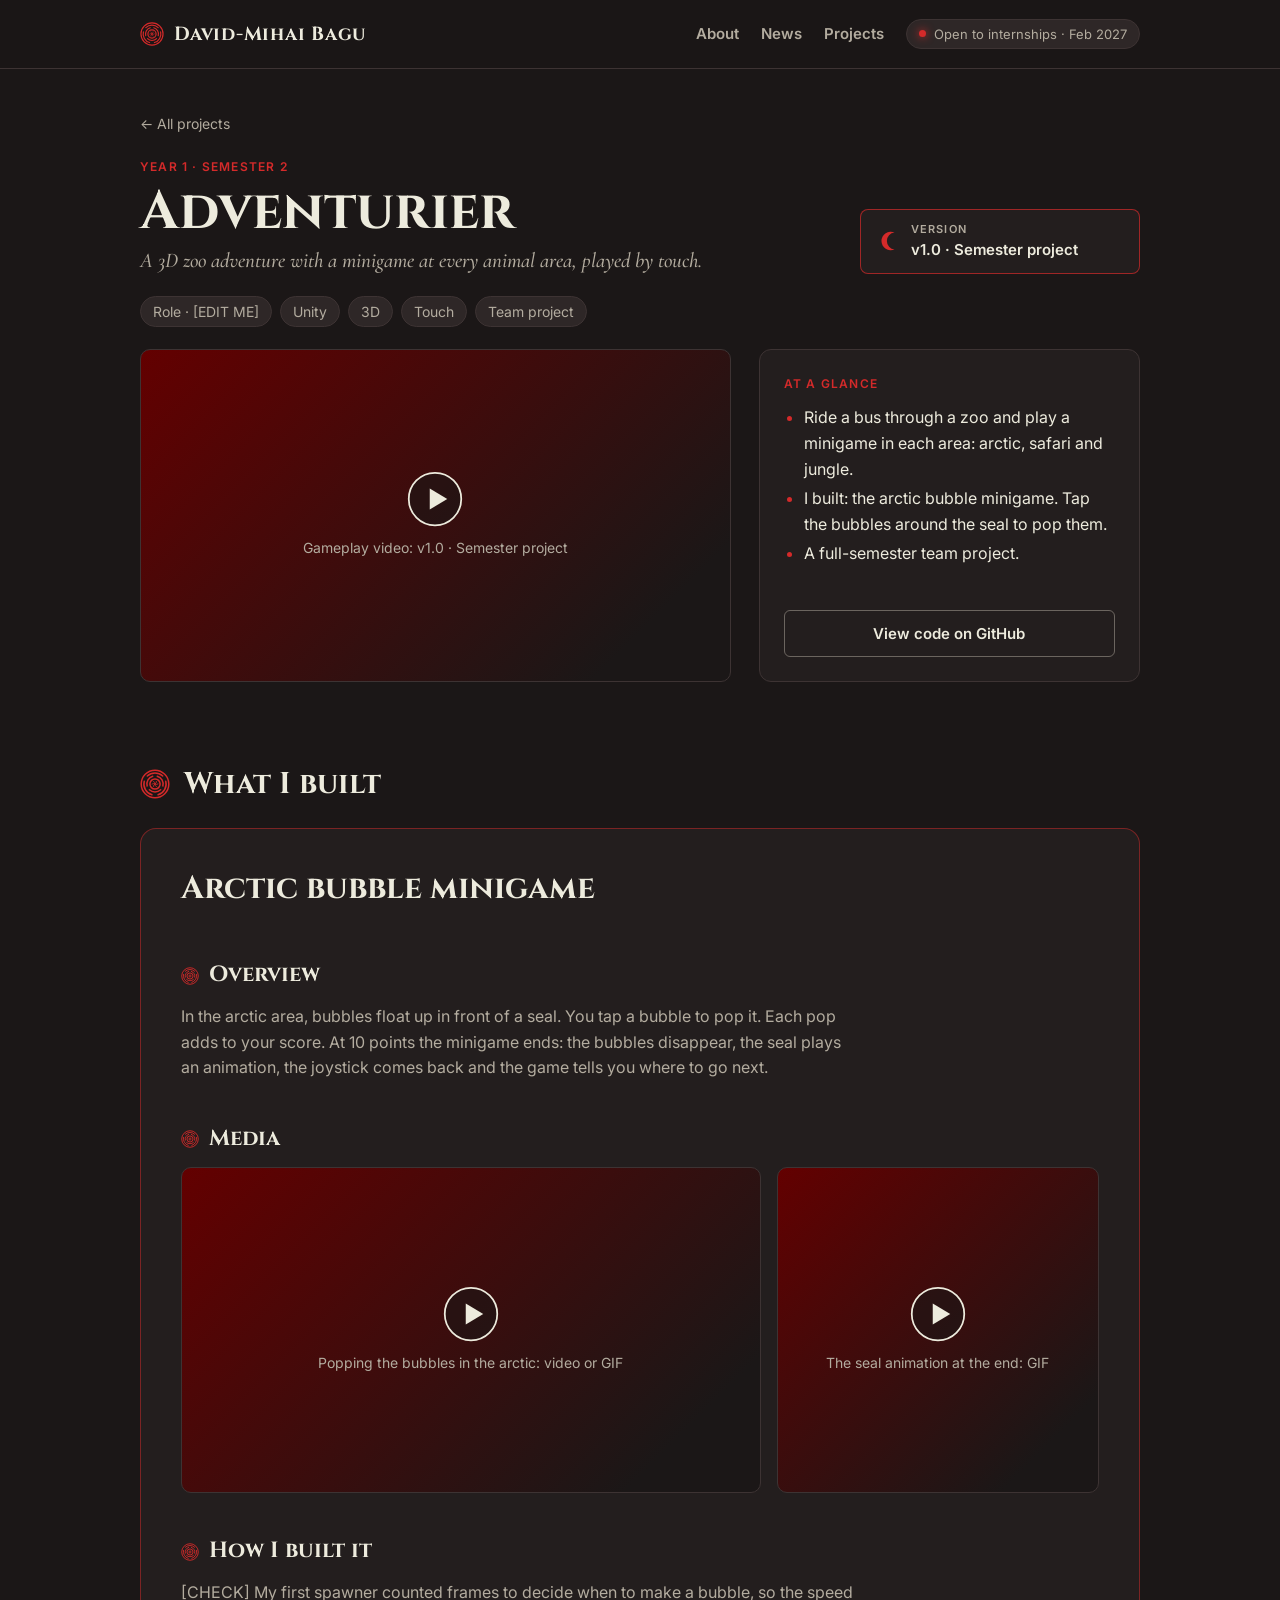
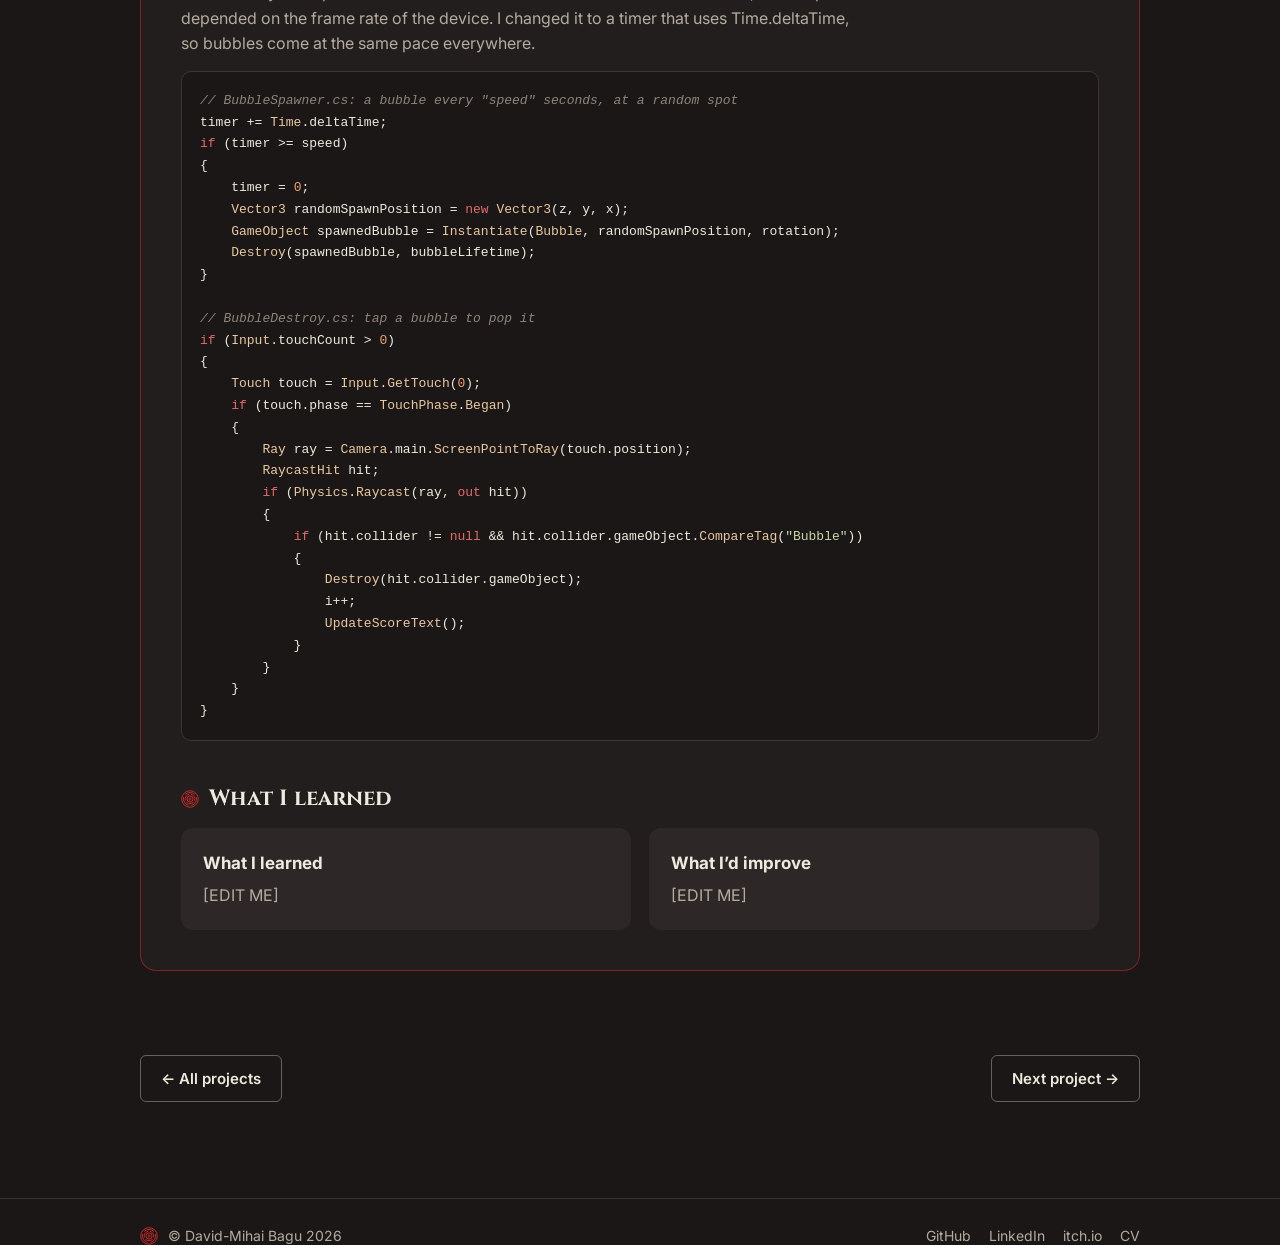
<file: projects/adventurier.html>
<!doctype html>
<html lang="en">
<head>
  <meta charset="utf-8">
  <meta name="viewport" content="width=device-width, initial-scale=1, viewport-fit=cover">
  <title>Project | David-Mihai Bagu</title>
  <meta name="theme-color" content="#1B1717">
  <link rel="preconnect" href="https://fonts.googleapis.com">
  <link rel="preconnect" href="https://fonts.gstatic.com" crossorigin>
  <link rel="stylesheet" href="https://fonts.googleapis.com/css2?family=Cinzel:wght@400;700&family=Cormorant+Garamond:ital,wght@1,500&family=Inter:wght@400;600;700&family=JetBrains+Mono:wght@400&display=swap">
  <link rel="stylesheet" href="../assets/css/site.css">
  <script>window.ROOT = "../"; window.PROJECT_ID = "adventurier";</script>
</head>
<body>
  <header id="site-header" class="site-header"></header>
  <main class="wrap" id="page"></main>
  <footer id="site-footer" class="site-footer"></footer>
  <div class="modal-shade" id="modal-shade" hidden><div class="modal" role="dialog" aria-modal="true" aria-labelledby="modal-name" id="modal"></div></div>
  <script src="../data/site.js"></script>
  <script src="../assets/js/site.js"></script>
  <script src="../assets/js/project.js"></script>
</body>
</html>
</file>
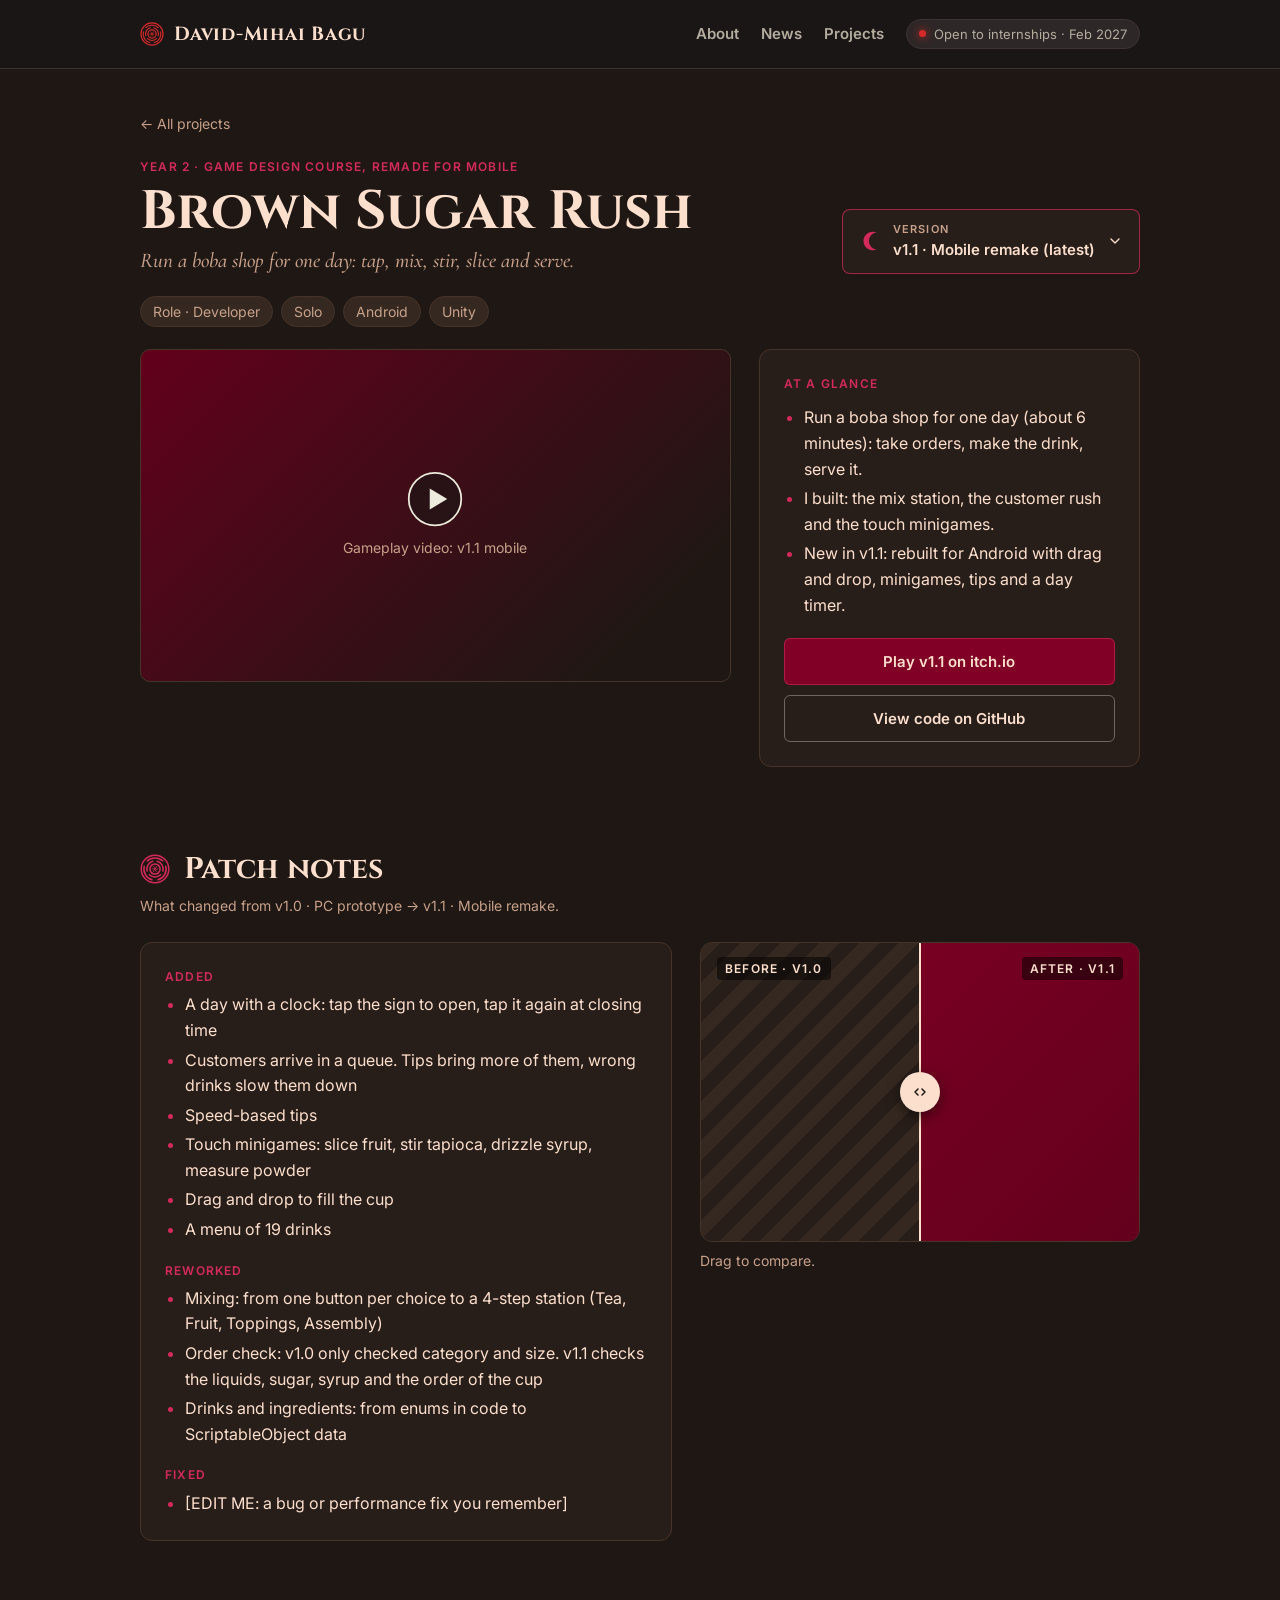
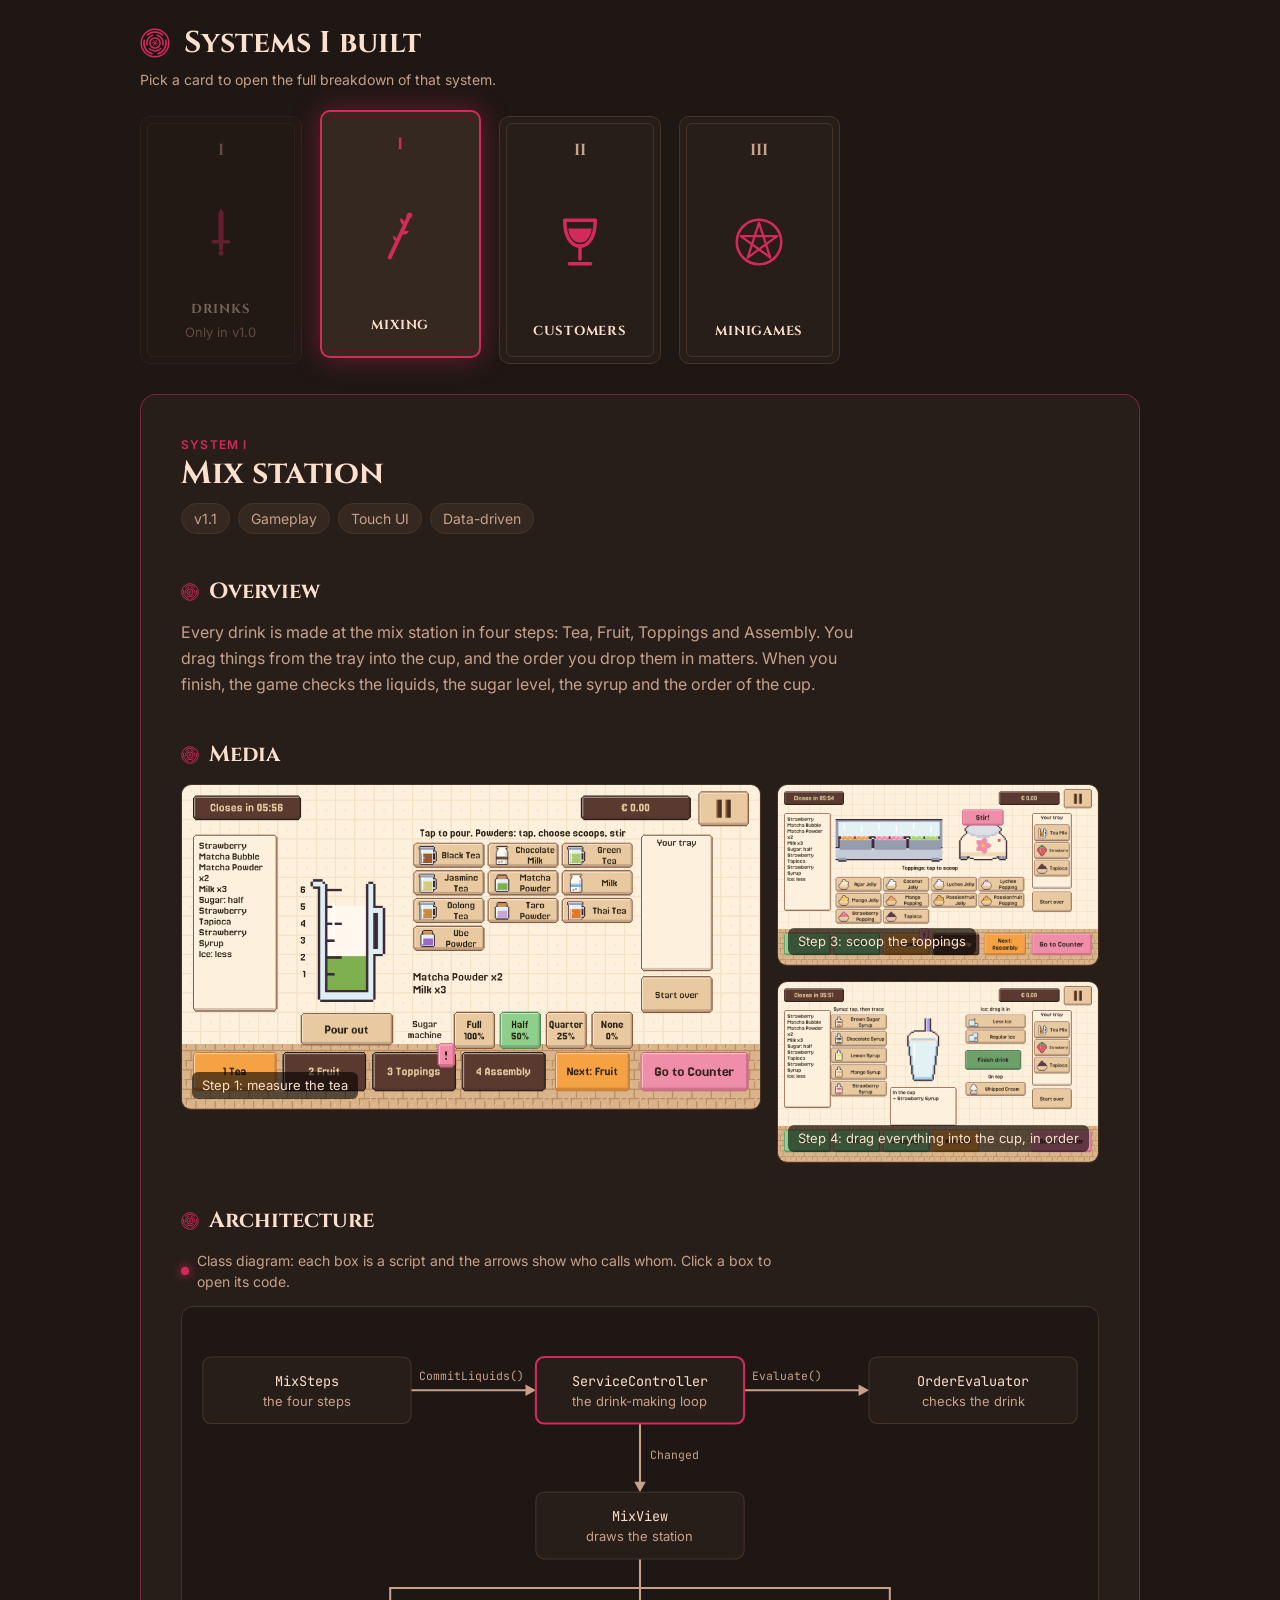
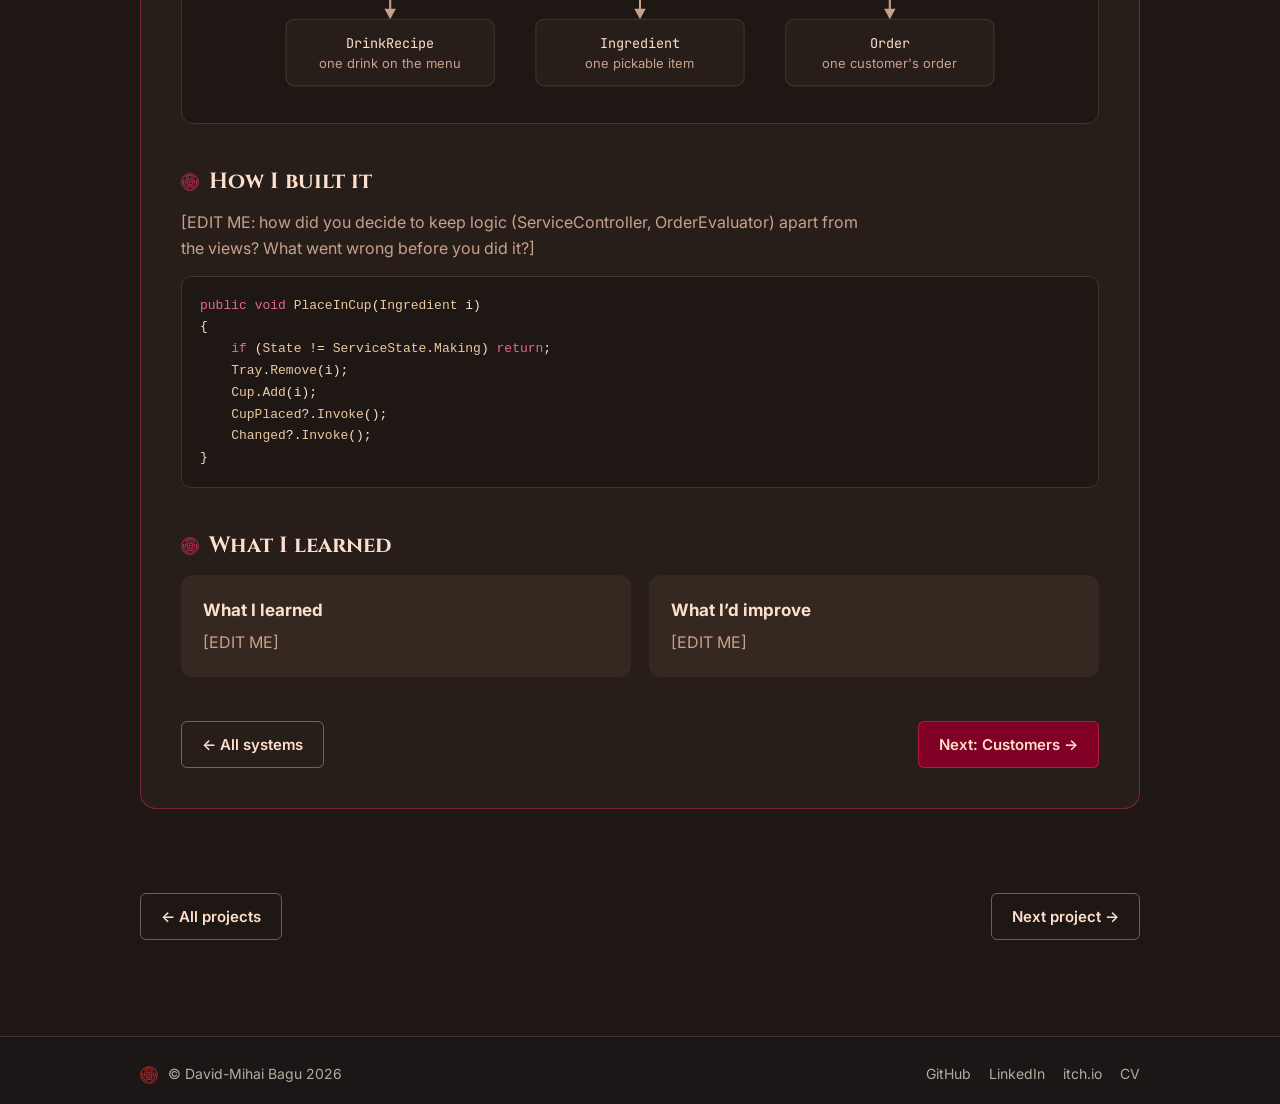
<file: projects/brown-sugar-rush.html>
<!doctype html>
<html lang="en">
<head>
  <meta charset="utf-8">
  <meta name="viewport" content="width=device-width, initial-scale=1, viewport-fit=cover">
  <title>Project | David-Mihai Bagu</title>
  <meta name="theme-color" content="#1B1717">
  <link rel="preconnect" href="https://fonts.googleapis.com">
  <link rel="preconnect" href="https://fonts.gstatic.com" crossorigin>
  <link rel="stylesheet" href="https://fonts.googleapis.com/css2?family=Cinzel:wght@400;700&family=Cormorant+Garamond:ital,wght@1,500&family=Inter:wght@400;600;700&family=JetBrains+Mono:wght@400&display=swap">
  <link rel="stylesheet" href="../assets/css/site.css">
  <script>window.ROOT = "../"; window.PROJECT_ID = "brown-sugar-rush";</script>
</head>
<body>
  <header id="site-header" class="site-header"></header>
  <main class="wrap" id="page"></main>
  <footer id="site-footer" class="site-footer"></footer>
  <div class="modal-shade" id="modal-shade" hidden><div class="modal" role="dialog" aria-modal="true" aria-labelledby="modal-name" id="modal"></div></div>
  <script src="../data/site.js"></script>
  <script src="../assets/js/site.js"></script>
  <script src="../assets/js/project.js"></script>
</body>
</html>
</file>
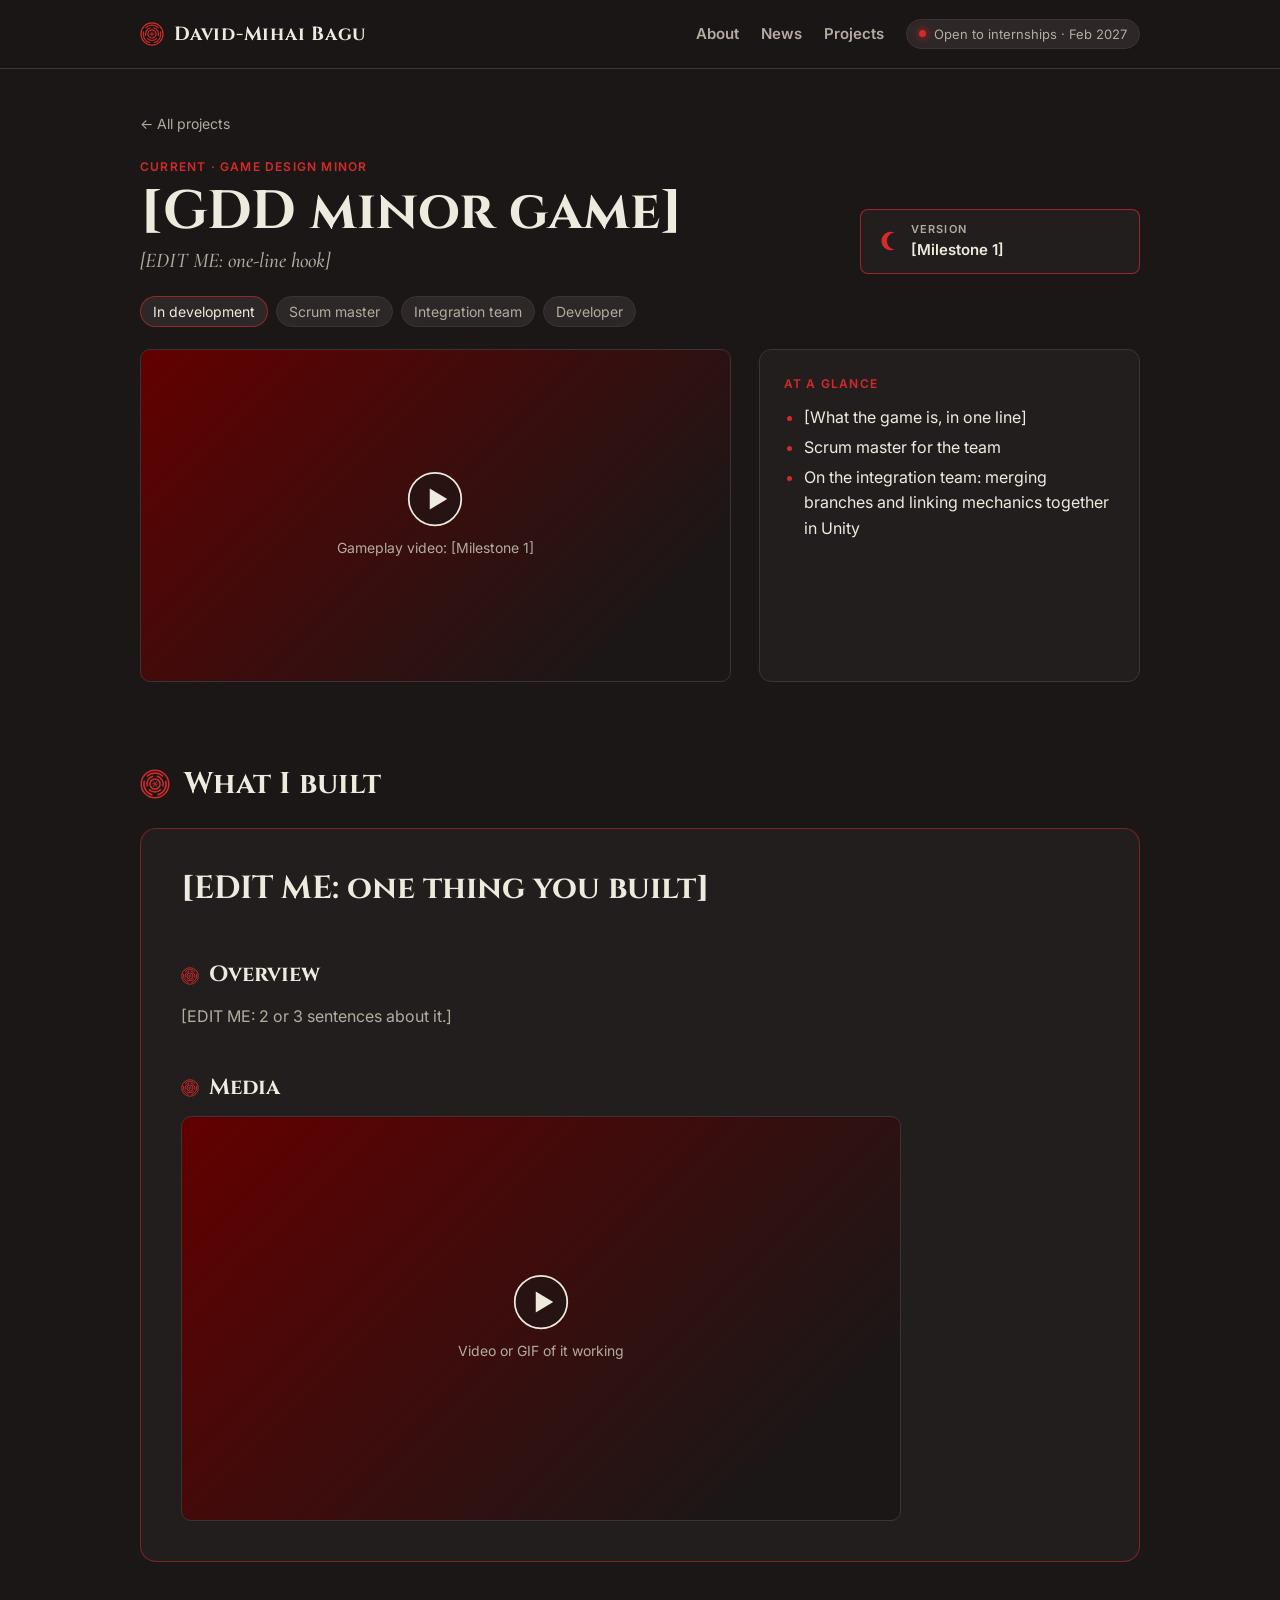
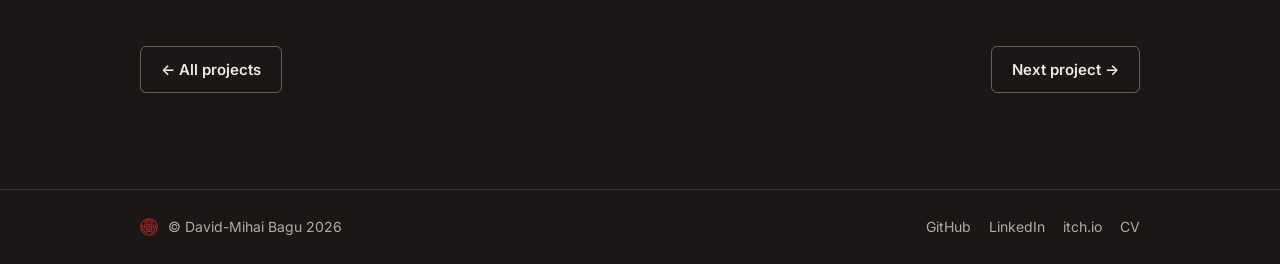
<file: projects/gdd-minor.html>
<!doctype html>
<html lang="en">
<head>
  <meta charset="utf-8">
  <meta name="viewport" content="width=device-width, initial-scale=1, viewport-fit=cover">
  <title>Project | David-Mihai Bagu</title>
  <meta name="theme-color" content="#1B1717">
  <link rel="preconnect" href="https://fonts.googleapis.com">
  <link rel="preconnect" href="https://fonts.gstatic.com" crossorigin>
  <link rel="stylesheet" href="https://fonts.googleapis.com/css2?family=Cinzel:wght@400;700&family=Cormorant+Garamond:ital,wght@1,500&family=Inter:wght@400;600;700&family=JetBrains+Mono:wght@400&display=swap">
  <link rel="stylesheet" href="../assets/css/site.css">
  <script>window.ROOT = "../"; window.PROJECT_ID = "gdd-minor";</script>
</head>
<body>
  <header id="site-header" class="site-header"></header>
  <main class="wrap" id="page"></main>
  <footer id="site-footer" class="site-footer"></footer>
  <div class="modal-shade" id="modal-shade" hidden><div class="modal" role="dialog" aria-modal="true" aria-labelledby="modal-name" id="modal"></div></div>
  <script src="../data/site.js"></script>
  <script src="../assets/js/site.js"></script>
  <script src="../assets/js/project.js"></script>
</body>
</html>
</file>
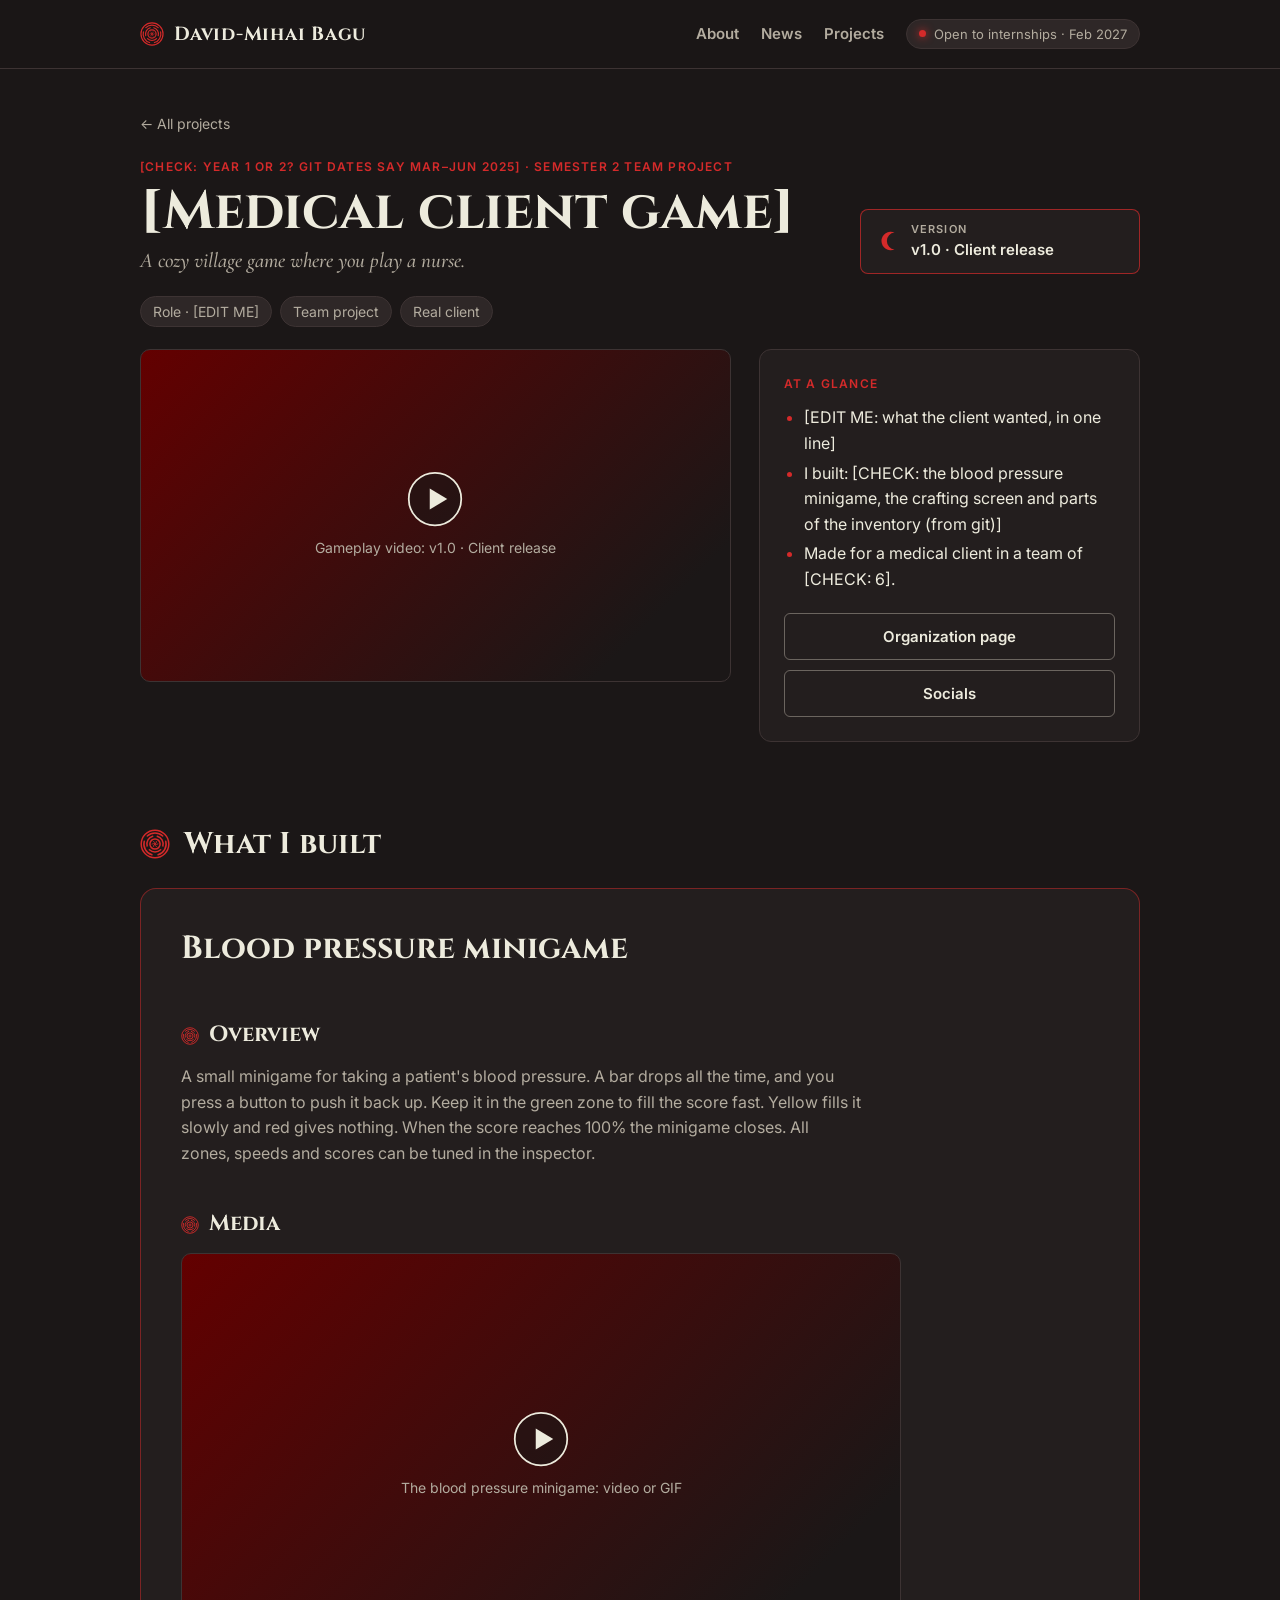
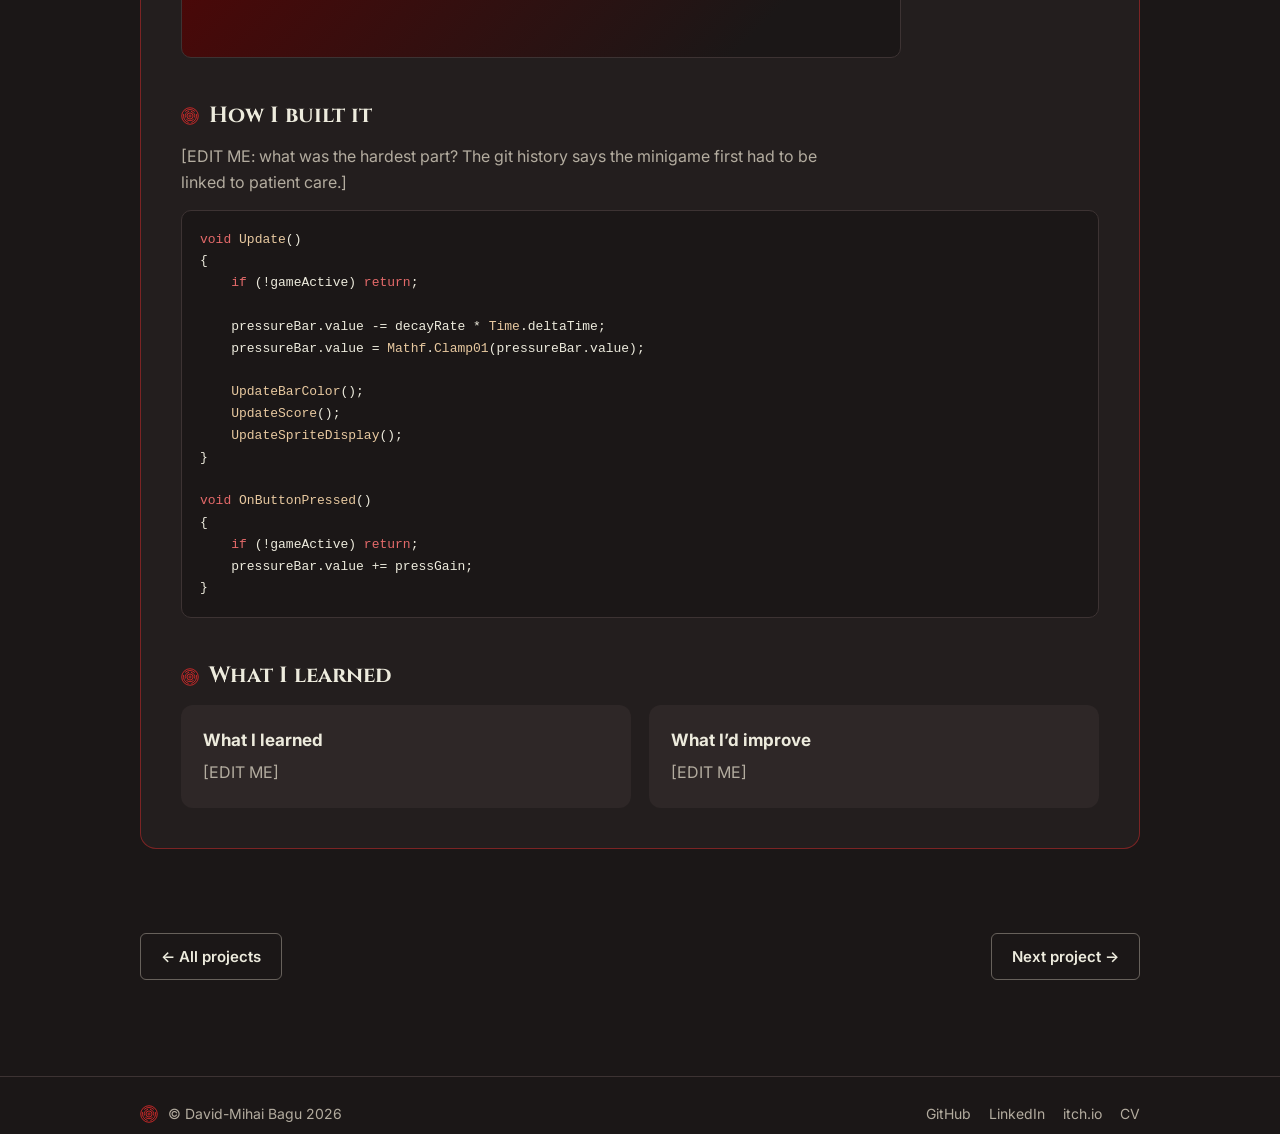
<file: projects/medical-client-game.html>
<!doctype html>
<html lang="en">
<head>
  <meta charset="utf-8">
  <meta name="viewport" content="width=device-width, initial-scale=1, viewport-fit=cover">
  <title>Project | David-Mihai Bagu</title>
  <meta name="theme-color" content="#1B1717">
  <link rel="preconnect" href="https://fonts.googleapis.com">
  <link rel="preconnect" href="https://fonts.gstatic.com" crossorigin>
  <link rel="stylesheet" href="https://fonts.googleapis.com/css2?family=Cinzel:wght@400;700&family=Cormorant+Garamond:ital,wght@1,500&family=Inter:wght@400;600;700&family=JetBrains+Mono:wght@400&display=swap">
  <link rel="stylesheet" href="../assets/css/site.css">
  <script>window.ROOT = "../"; window.PROJECT_ID = "medical-client-game";</script>
</head>
<body>
  <header id="site-header" class="site-header"></header>
  <main class="wrap" id="page"></main>
  <footer id="site-footer" class="site-footer"></footer>
  <div class="modal-shade" id="modal-shade" hidden><div class="modal" role="dialog" aria-modal="true" aria-labelledby="modal-name" id="modal"></div></div>
  <script src="../data/site.js"></script>
  <script src="../assets/js/site.js"></script>
  <script src="../assets/js/project.js"></script>
</body>
</html>
</file>
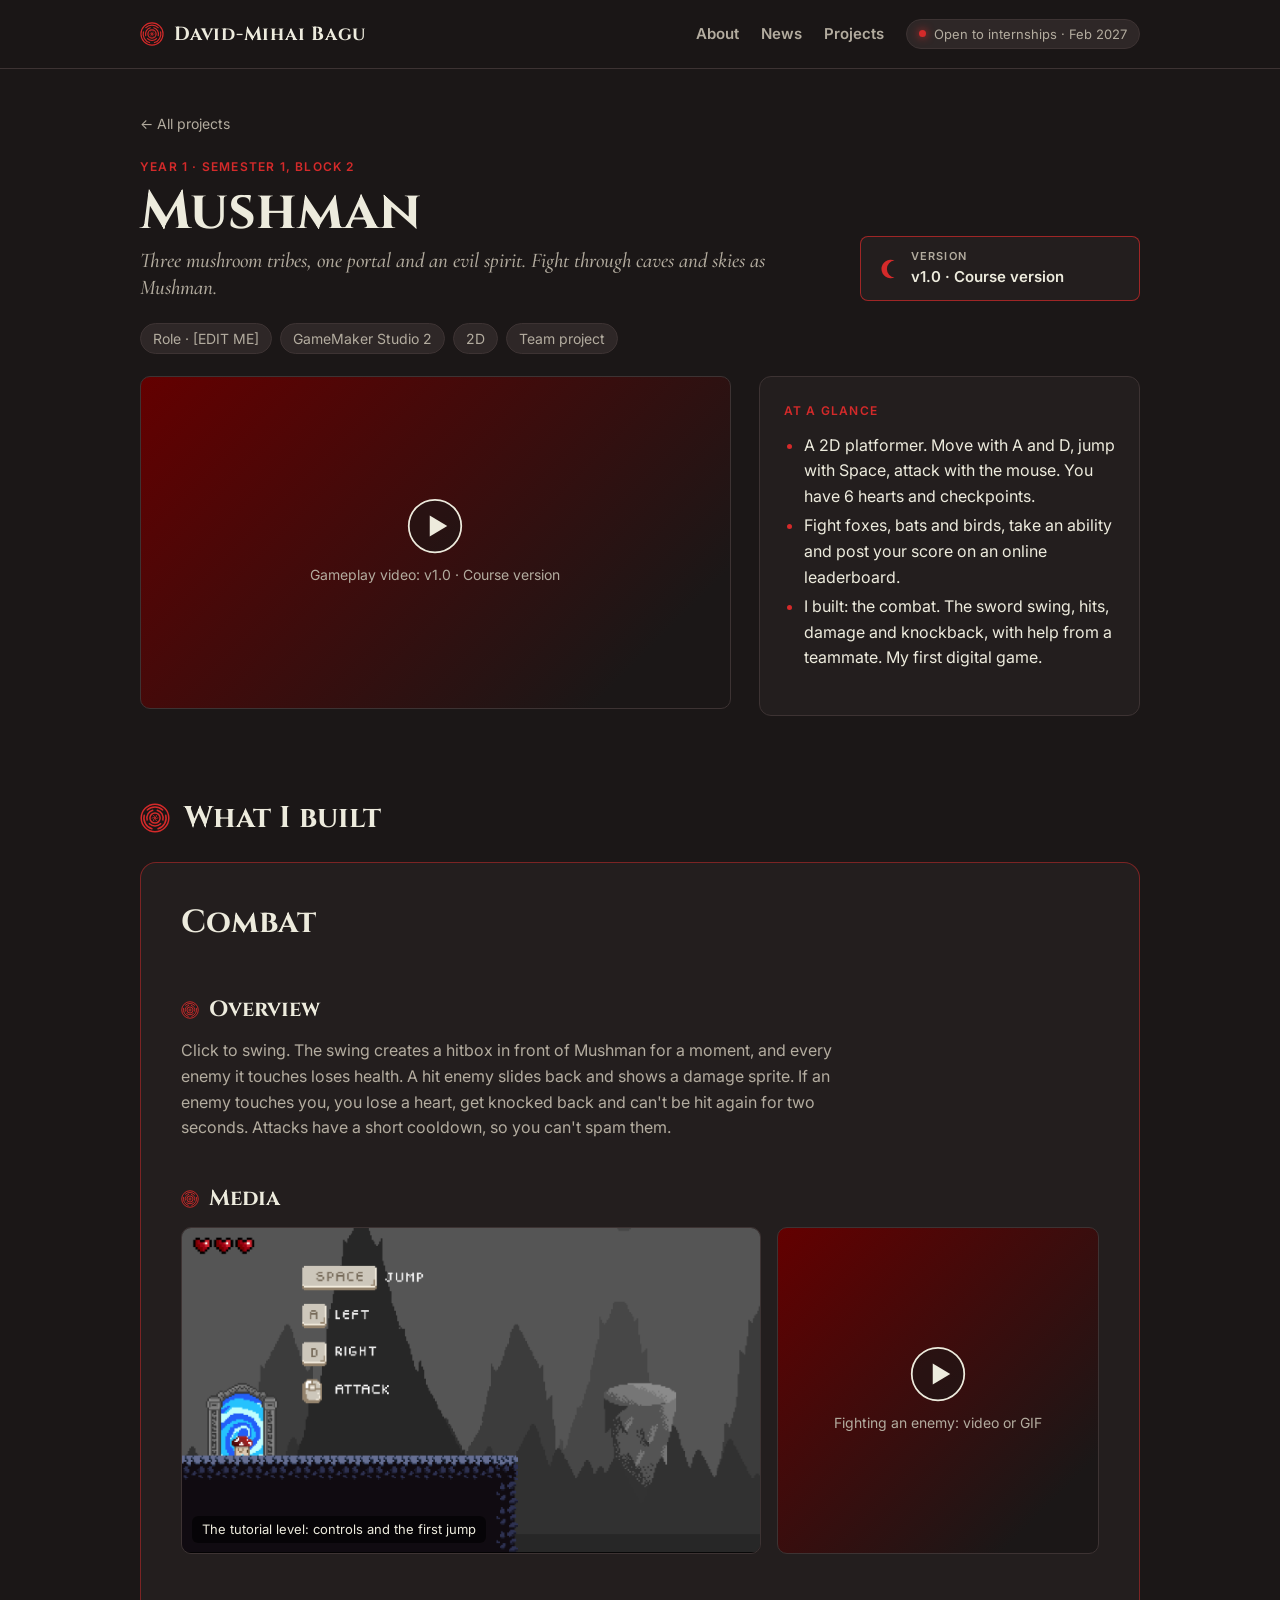
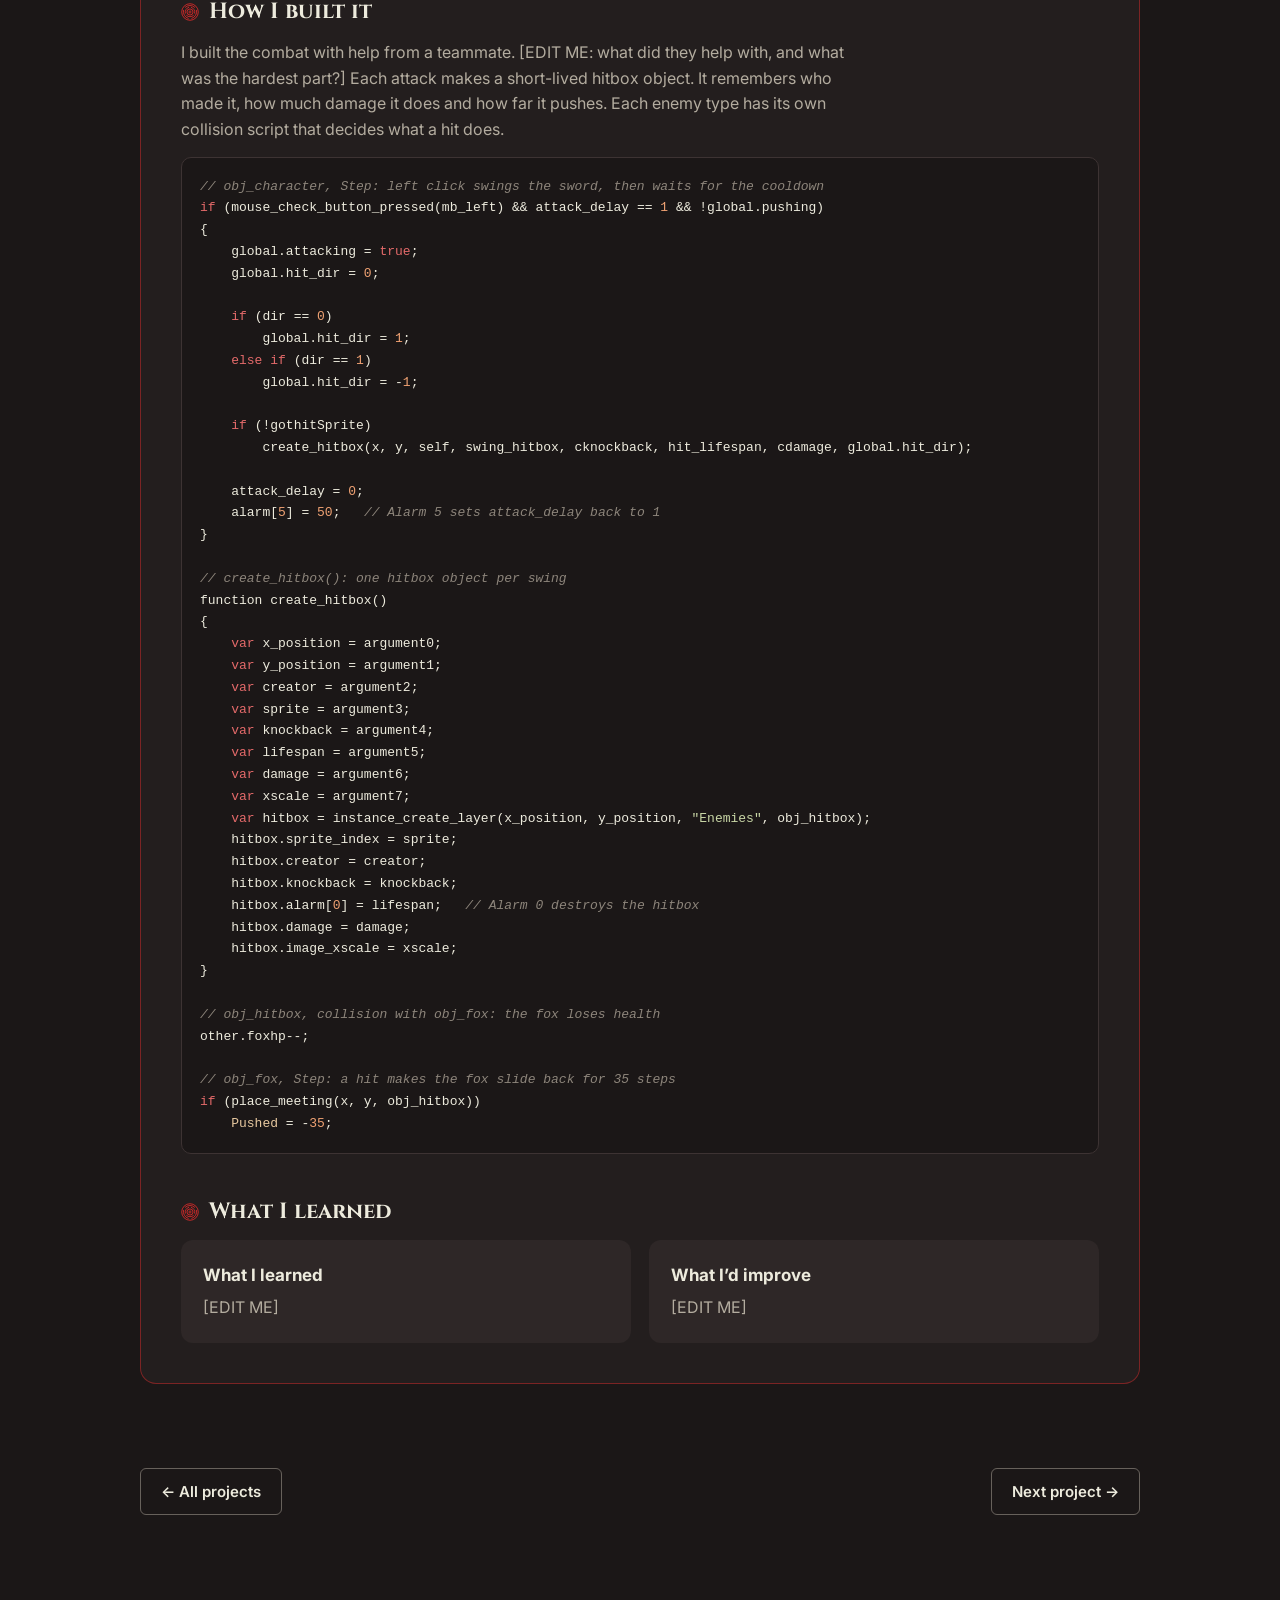
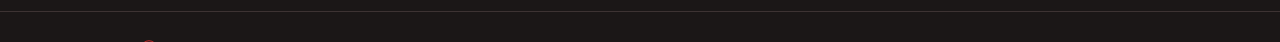
<file: projects/mushman.html>
<!doctype html>
<html lang="en">
<head>
  <meta charset="utf-8">
  <meta name="viewport" content="width=device-width, initial-scale=1, viewport-fit=cover">
  <title>Project | David-Mihai Bagu</title>
  <meta name="theme-color" content="#1B1717">
  <link rel="preconnect" href="https://fonts.googleapis.com">
  <link rel="preconnect" href="https://fonts.gstatic.com" crossorigin>
  <link rel="stylesheet" href="https://fonts.googleapis.com/css2?family=Cinzel:wght@400;700&family=Cormorant+Garamond:ital,wght@1,500&family=Inter:wght@400;600;700&family=JetBrains+Mono:wght@400&display=swap">
  <link rel="stylesheet" href="../assets/css/site.css">
  <script>window.ROOT = "../"; window.PROJECT_ID = "mushman";</script>
</head>
<body>
  <header id="site-header" class="site-header"></header>
  <main class="wrap" id="page"></main>
  <footer id="site-footer" class="site-footer"></footer>
  <div class="modal-shade" id="modal-shade" hidden><div class="modal" role="dialog" aria-modal="true" aria-labelledby="modal-name" id="modal"></div></div>
  <script src="../data/site.js"></script>
  <script src="../assets/js/site.js"></script>
  <script src="../assets/js/project.js"></script>
</body>
</html>
</file>
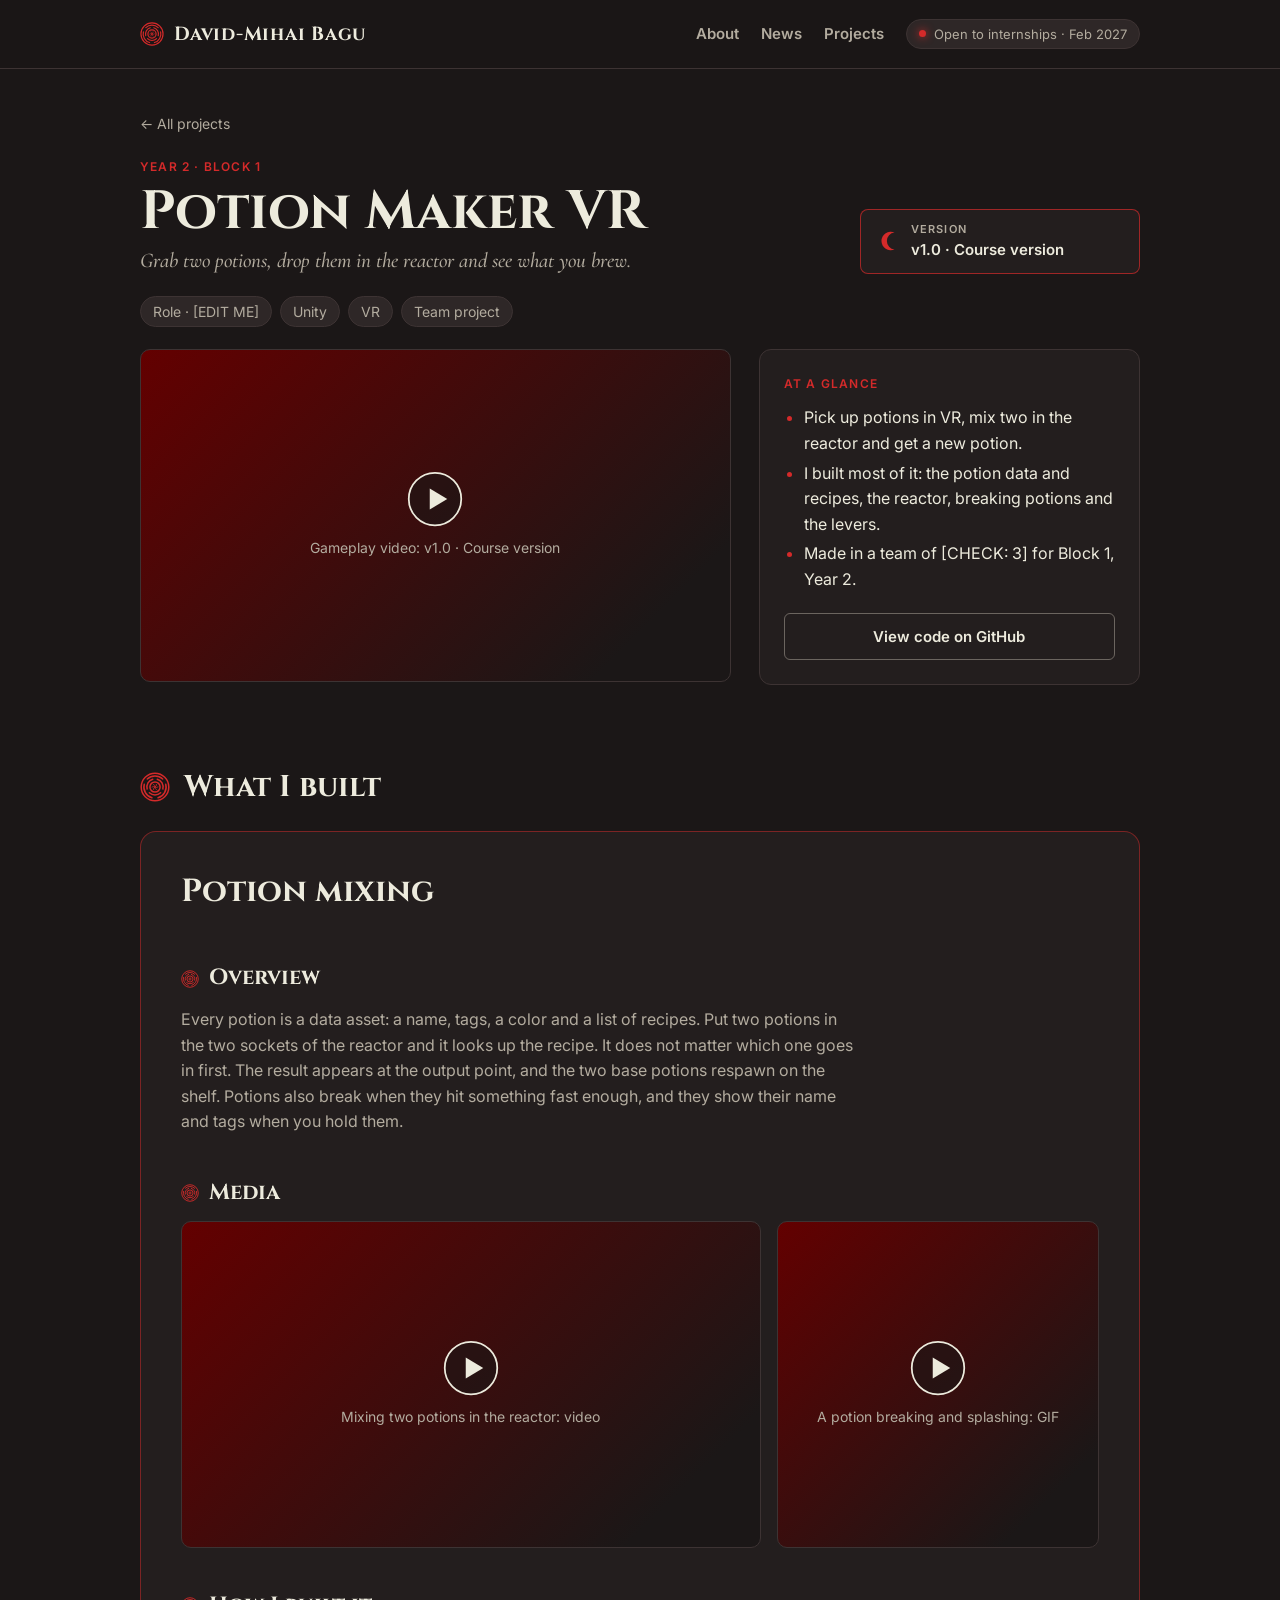
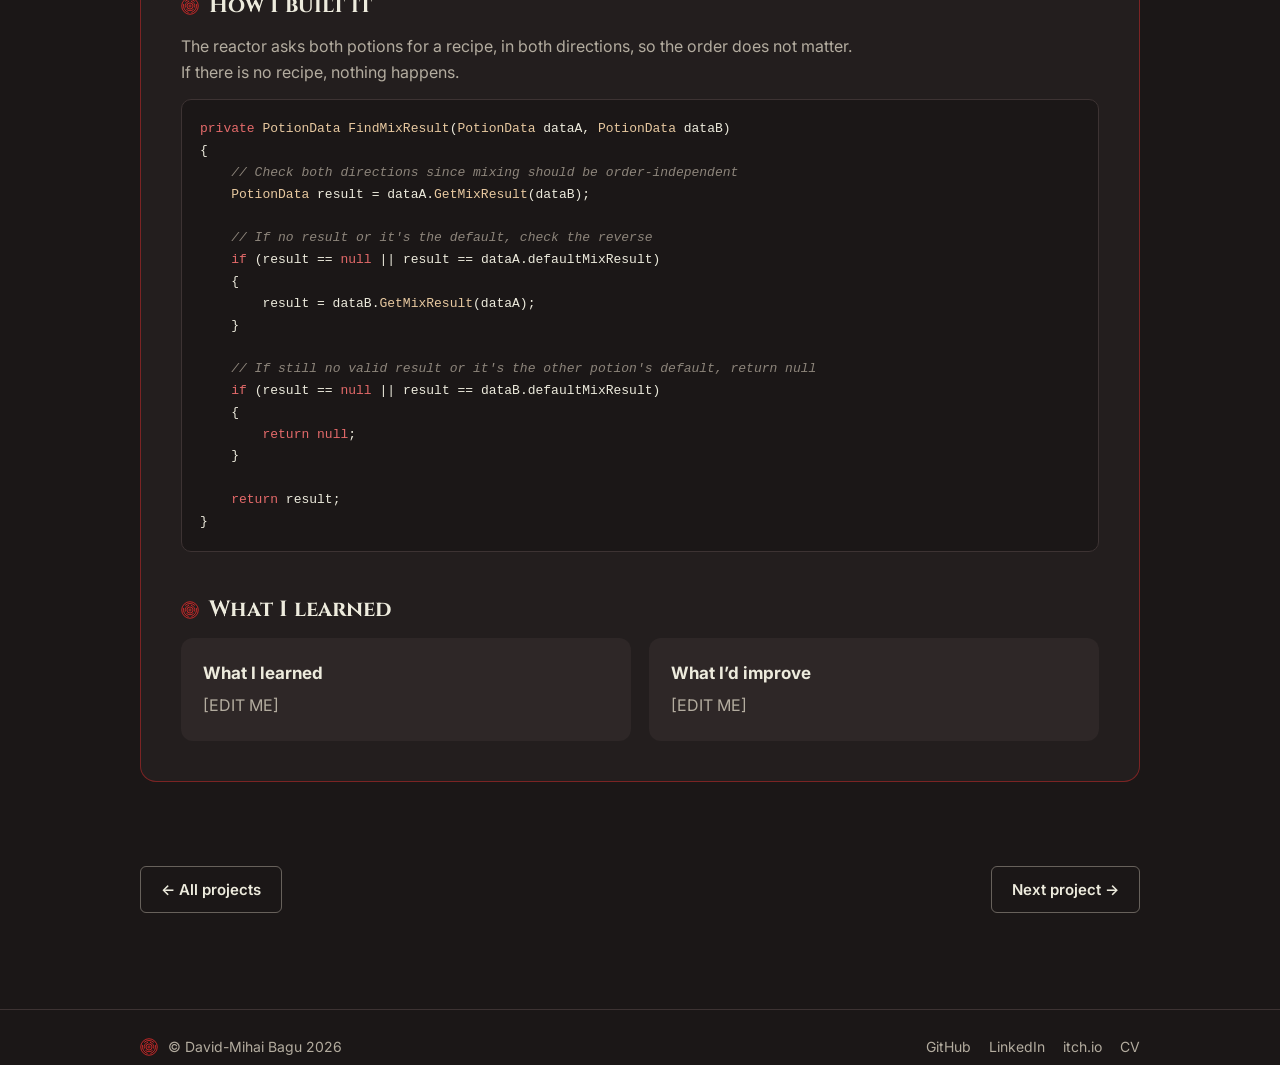
<file: projects/potion-maker-vr.html>
<!doctype html>
<html lang="en">
<head>
  <meta charset="utf-8">
  <meta name="viewport" content="width=device-width, initial-scale=1, viewport-fit=cover">
  <title>Project | David-Mihai Bagu</title>
  <meta name="theme-color" content="#1B1717">
  <link rel="preconnect" href="https://fonts.googleapis.com">
  <link rel="preconnect" href="https://fonts.gstatic.com" crossorigin>
  <link rel="stylesheet" href="https://fonts.googleapis.com/css2?family=Cinzel:wght@400;700&family=Cormorant+Garamond:ital,wght@1,500&family=Inter:wght@400;600;700&family=JetBrains+Mono:wght@400&display=swap">
  <link rel="stylesheet" href="../assets/css/site.css">
  <script>window.ROOT = "../"; window.PROJECT_ID = "potion-maker-vr";</script>
</head>
<body>
  <header id="site-header" class="site-header"></header>
  <main class="wrap" id="page"></main>
  <footer id="site-footer" class="site-footer"></footer>
  <div class="modal-shade" id="modal-shade" hidden><div class="modal" role="dialog" aria-modal="true" aria-labelledby="modal-name" id="modal"></div></div>
  <script src="../data/site.js"></script>
  <script src="../assets/js/site.js"></script>
  <script src="../assets/js/project.js"></script>
</body>
</html>
</file>
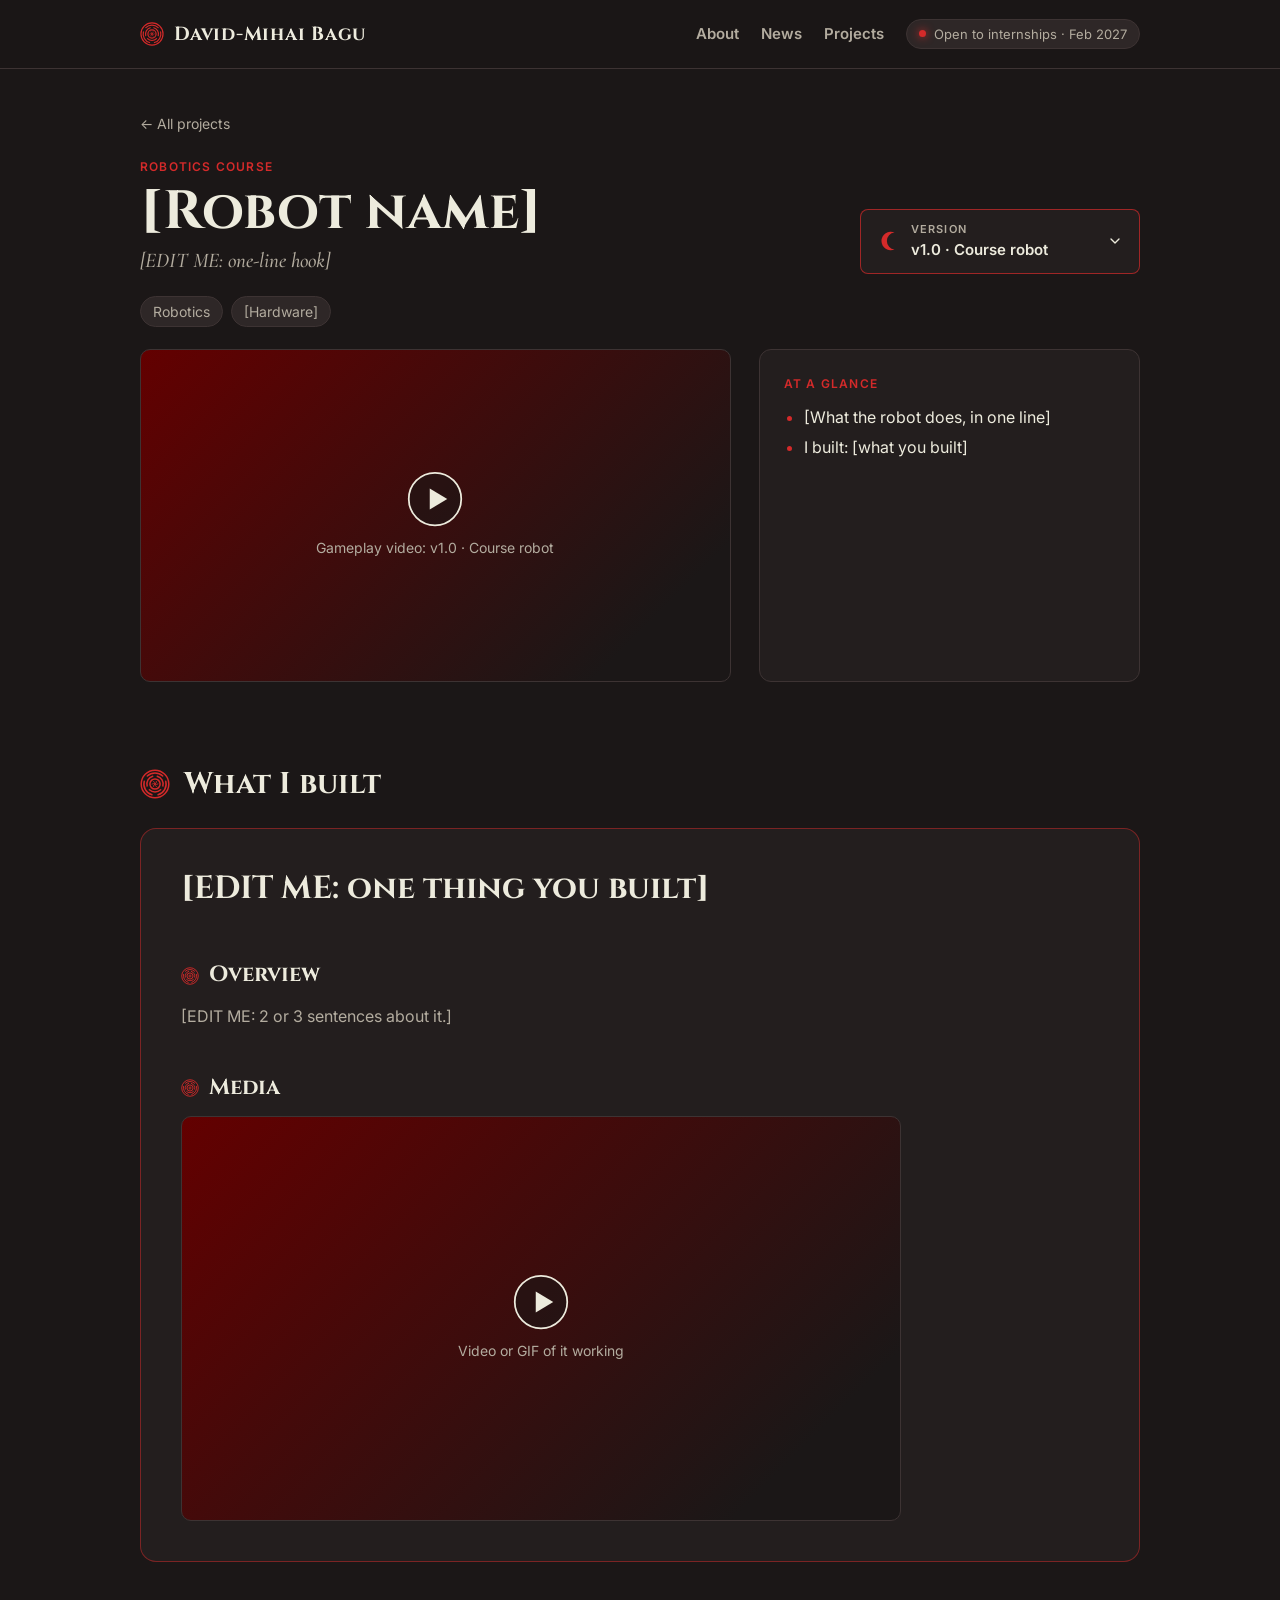
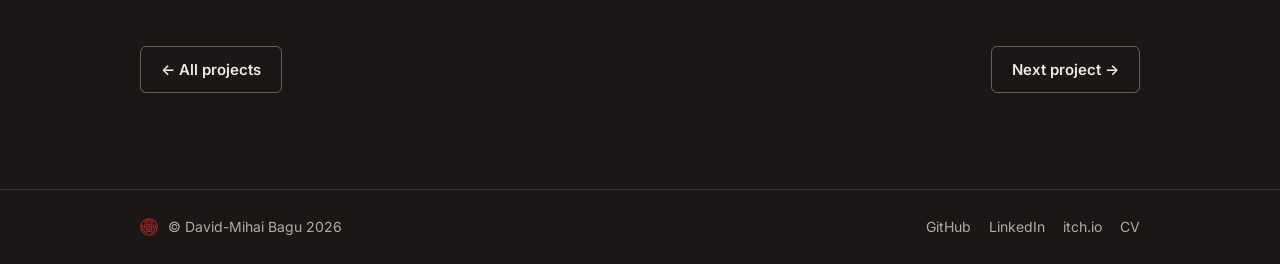
<file: projects/robot.html>
<!doctype html>
<html lang="en">
<head>
  <meta charset="utf-8">
  <meta name="viewport" content="width=device-width, initial-scale=1, viewport-fit=cover">
  <title>Project | David-Mihai Bagu</title>
  <meta name="theme-color" content="#1B1717">
  <link rel="preconnect" href="https://fonts.googleapis.com">
  <link rel="preconnect" href="https://fonts.gstatic.com" crossorigin>
  <link rel="stylesheet" href="https://fonts.googleapis.com/css2?family=Cinzel:wght@400;700&family=Cormorant+Garamond:ital,wght@1,500&family=Inter:wght@400;600;700&family=JetBrains+Mono:wght@400&display=swap">
  <link rel="stylesheet" href="../assets/css/site.css">
  <script>window.ROOT = "../"; window.PROJECT_ID = "robot";</script>
</head>
<body>
  <header id="site-header" class="site-header"></header>
  <main class="wrap" id="page"></main>
  <footer id="site-footer" class="site-footer"></footer>
  <div class="modal-shade" id="modal-shade" hidden><div class="modal" role="dialog" aria-modal="true" aria-labelledby="modal-name" id="modal"></div></div>
  <script src="../data/site.js"></script>
  <script src="../assets/js/site.js"></script>
  <script src="../assets/js/project.js"></script>
</body>
</html>
</file>
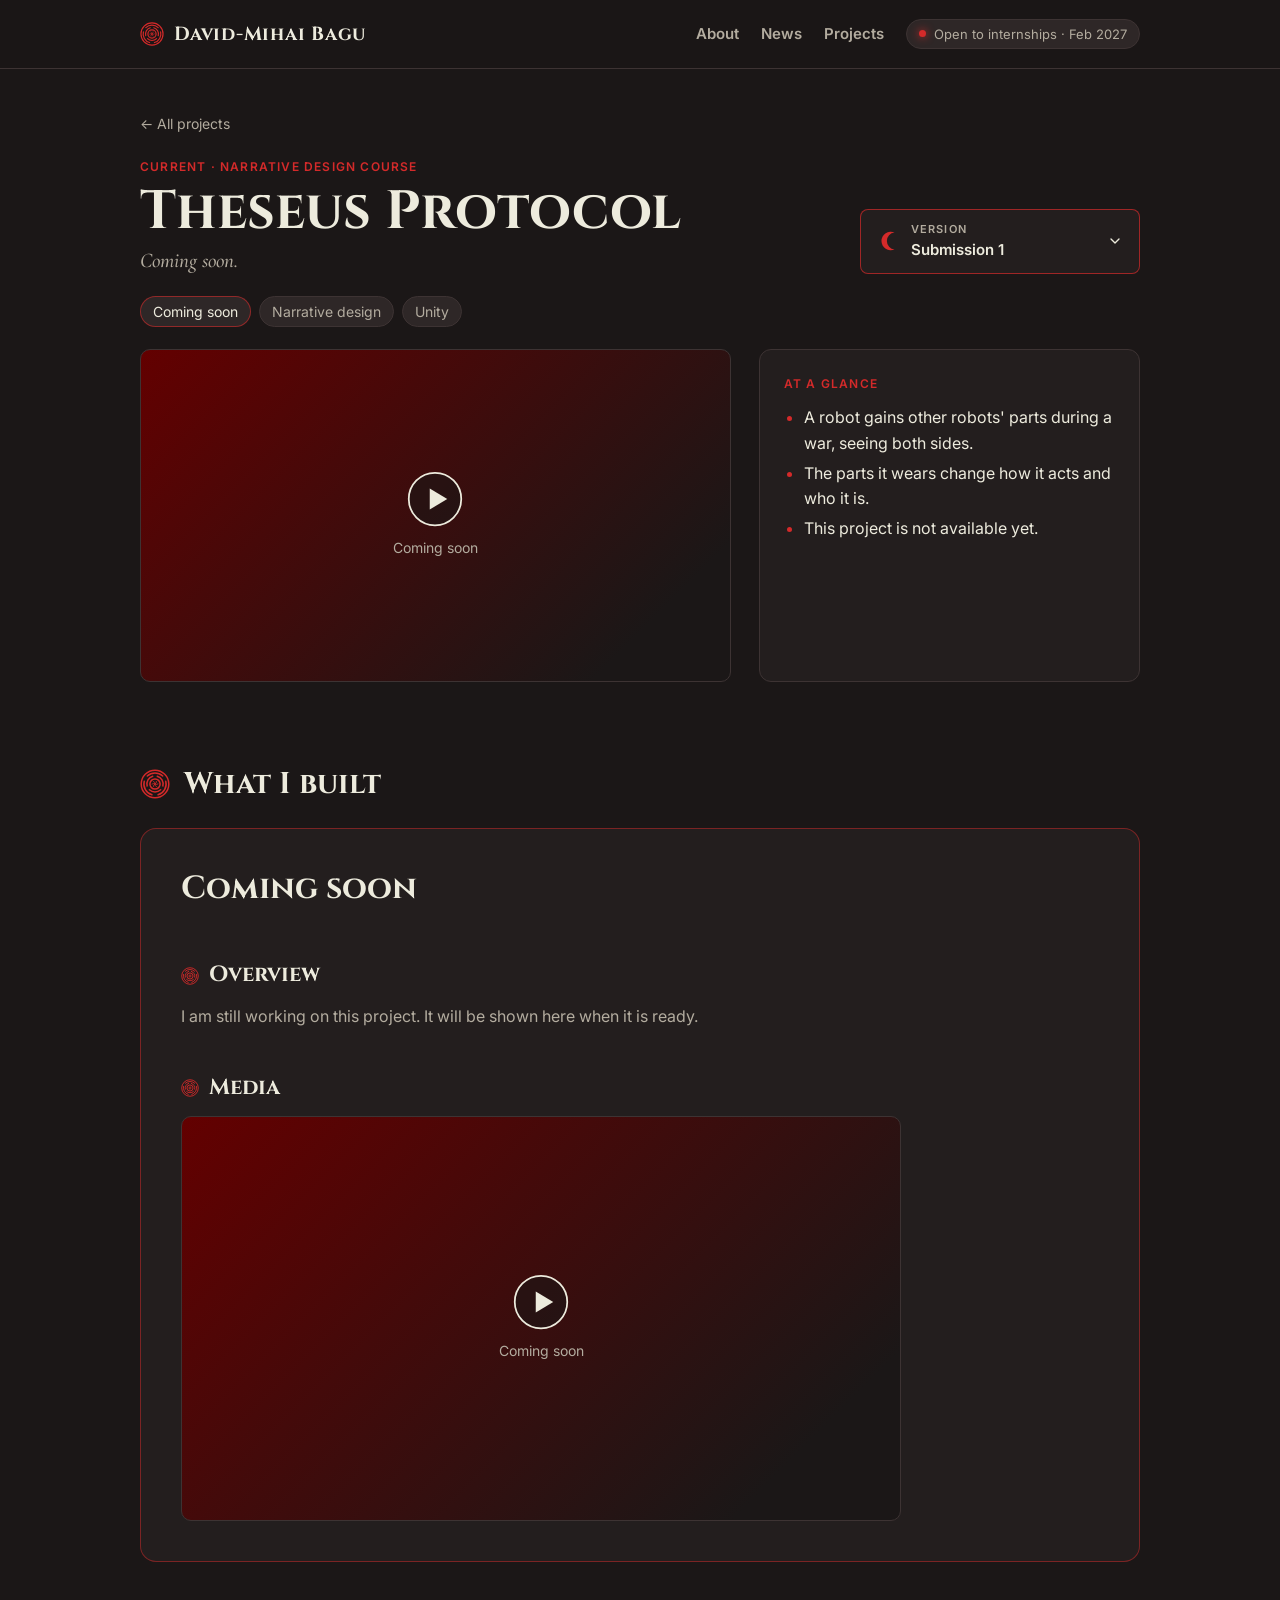
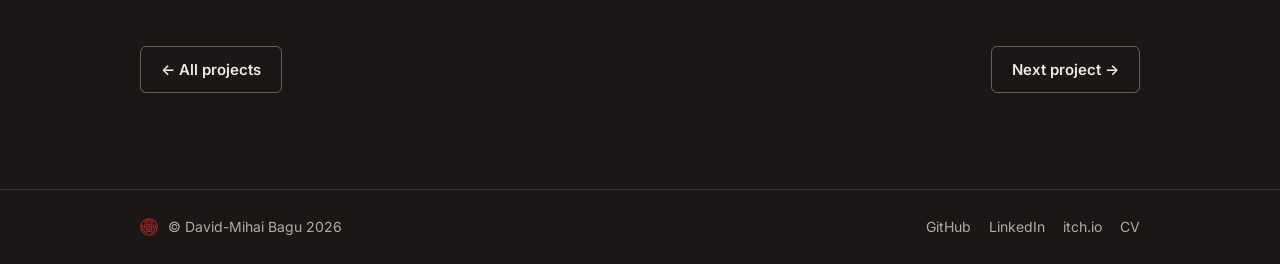
<file: projects/theseus-protocol.html>
<!doctype html>
<html lang="en">
<head>
  <meta charset="utf-8">
  <meta name="viewport" content="width=device-width, initial-scale=1, viewport-fit=cover">
  <title>Project | David-Mihai Bagu</title>
  <meta name="theme-color" content="#1B1717">
  <link rel="preconnect" href="https://fonts.googleapis.com">
  <link rel="preconnect" href="https://fonts.gstatic.com" crossorigin>
  <link rel="stylesheet" href="https://fonts.googleapis.com/css2?family=Cinzel:wght@400;700&family=Cormorant+Garamond:ital,wght@1,500&family=Inter:wght@400;600;700&family=JetBrains+Mono:wght@400&display=swap">
  <link rel="stylesheet" href="../assets/css/site.css">
  <script>window.ROOT = "../"; window.PROJECT_ID = "theseus-protocol";</script>
</head>
<body>
  <header id="site-header" class="site-header"></header>
  <main class="wrap" id="page"></main>
  <footer id="site-footer" class="site-footer"></footer>
  <div class="modal-shade" id="modal-shade" hidden><div class="modal" role="dialog" aria-modal="true" aria-labelledby="modal-name" id="modal"></div></div>
  <script src="../data/site.js"></script>
  <script src="../assets/js/site.js"></script>
  <script src="../assets/js/project.js"></script>
</body>
</html>
</file>
<file: assets/css/site.css>
/* =====================================================================
   David-Mihai Bagu – portfolio
   Brand palette. Project pages shift the hue of these per game (see site.js).
   ===================================================================== */
:root {
  --noir: #1B1717;
  --noir-2: #231E1E;
  --noir-3: #2E2727;
  --line: #3D3333;
  --cotton: #EDEBDD;
  --cotton-muted: #B3AC9F;
  --cherry: #810100;
  --maroon: #630000;
  --red: #D42A2A;
  --brand: #D42A2A;          /* never hue-shifted: logo + status dot */
  --code-k: #E46A6A;
  --glow: rgba(212, 42, 42, 0.42);
  --shade: rgba(10, 6, 6, 0.72);

  --display: "Cinzel", "Trajan Pro", Georgia, serif;
  --body: "Inter", system-ui, -apple-system, "Segoe UI", sans-serif;
  --mono: "JetBrains Mono", ui-monospace, Consolas, monospace;
  --flavor: "Cormorant Garamond", Georgia, serif;

  --radius: 12px;
  color-scheme: dark;
}
* { box-sizing: border-box; }
[hidden] { display: none !important; }
html { scroll-behavior: smooth; }
@media (prefers-reduced-motion: reduce) { html { scroll-behavior: auto; } *, *::before, *::after { transition: none !important; animation: none !important; } }
body { margin: 0; background: var(--noir); color: var(--cotton); font-family: var(--body); font-size: 16px; line-height: 1.6; }
body::before { content: ""; position: fixed; inset: 0 0 auto; height: env(safe-area-inset-top, 0px); z-index: 30; background: var(--noir); }
a { color: inherit; }
button { font: inherit; color: inherit; }
img, video { max-width: 100%; display: block; }
:focus-visible { outline: 2px solid var(--red); outline-offset: 3px; border-radius: 6px; }

.wrap { max-width: 1040px; margin: 0 auto; padding-left: max(20px, env(safe-area-inset-left, 0px)); padding-right: max(20px, env(safe-area-inset-right, 0px)); }

/* ---------- header ---------- */
/* The header always keeps the brand neutrals, whatever the project theme does to the page. */
.site-header { --noir: #1B1717; --noir-3: #2E2727; --line: #3D3333; --cotton: #EDEBDD; --cotton-muted: #B3AC9F; }
.site-header { position: sticky; top: env(safe-area-inset-top, 0px); z-index: 20; background: color-mix(in srgb, var(--noir) 94%, transparent); backdrop-filter: blur(8px); border-bottom: 1px solid var(--line); }
.site-header .wrap { display: flex; align-items: center; justify-content: space-between; gap: 16px; min-height: 68px; flex-wrap: wrap; padding-block: 10px; }
.brand { display: flex; align-items: center; gap: 10px; text-decoration: none; font-family: var(--display); font-weight: 700; font-size: 19px; letter-spacing: .04em; }
.brand svg { width: 24px; height: 24px; color: var(--brand); flex: none; }
.nav { display: flex; align-items: center; gap: 22px; flex-wrap: wrap; font-weight: 600; font-size: 15px; }
.nav a { color: var(--cotton-muted); text-decoration: none; }
.nav a:hover { color: var(--cotton); }
.pill-status { display: inline-flex; align-items: center; gap: 8px; padding: 4px 12px; border-radius: 999px; background: var(--noir-3); border: 1px solid var(--line); color: var(--cotton-muted); font-weight: 400; font-size: 13px; text-decoration: none; }
button.pill-status { cursor: pointer; font-family: var(--body); transition: border-color .15s, color .15s; }
button.pill-status:hover { border-color: var(--brand); color: var(--cotton); }
.pill-status::before { content: ""; width: 7px; height: 7px; border-radius: 50%; background: var(--brand); box-shadow: 0 0 8px var(--brand); }

/* ---------- shared ---------- */
main { display: flex; flex-direction: column; gap: 84px; padding-block: 44px 96px; }
.eyebrow { font-size: 12px; font-weight: 600; letter-spacing: .1em; text-transform: uppercase; color: var(--red); margin: 0; }
.muted { color: var(--cotton-muted); }
.small { font-size: 14px; line-height: 1.5; }
.section-title { display: flex; align-items: center; gap: 14px; margin: 0; font-family: var(--display); font-weight: 700; font-size: clamp(24px, 3.4vw, 30px); line-height: 1.2; text-wrap: balance; }
.section-title svg { width: 30px; height: 30px; color: var(--red); flex: none; }
.section-head { display: flex; flex-direction: column; gap: 8px; margin-bottom: 26px; }
.section-head p { margin: 0; }
.chips { display: flex; flex-wrap: wrap; gap: 8px; }
.chip { display: inline-flex; align-items: center; padding: 4px 12px; border-radius: 999px; background: var(--noir-3); border: 1px solid var(--line); color: var(--cotton-muted); font-size: 14px; line-height: 1.5; white-space: nowrap; }
.chip.accent { border-color: color-mix(in srgb, var(--red) 60%, transparent); color: var(--cotton); }
button.chip { cursor: pointer; }
button.chip:hover { border-color: var(--red); color: var(--cotton); }
.btn { display: inline-flex; align-items: center; justify-content: center; gap: 8px; padding: 12px 20px; border-radius: 6px; font-weight: 600; font-size: 15px; line-height: 1.4; text-decoration: none; cursor: pointer; border: 1px solid rgba(179, 172, 159, .5); background: transparent; color: var(--cotton); transition: transform .15s, background .15s, border-color .15s, box-shadow .15s; }
.btn:hover { transform: translateY(-2px); border-color: var(--cotton); }
.btn.primary { background: var(--cherry); border-color: color-mix(in srgb, var(--red) 60%, transparent); }
.btn.primary:hover { background: color-mix(in srgb, var(--cherry) 88%, var(--cotton)); box-shadow: 0 6px 22px var(--glow); }
.btn-row { display: flex; flex-wrap: wrap; gap: 10px; }
.card { background: var(--noir-2); border: 1px solid var(--line); border-radius: var(--radius); }
.bullets { margin: 0; padding-left: 20px; display: flex; flex-direction: column; gap: 4px; }
.bullets li::marker { color: var(--red); }
.empty { padding: 24px; color: var(--cotton-muted); }

/* media */
.media { margin: 0; position: relative; aspect-ratio: 16 / 9; max-width: 100%; border-radius: 10px; overflow: hidden; background: linear-gradient(135deg, var(--maroon), var(--noir) 85%); display: flex; flex-direction: column; align-items: center; justify-content: center; gap: 10px; border: 1px solid var(--line); color: var(--cotton-muted); font-size: 14px; text-align: center; padding: 12px; }
.media svg { width: 56px; height: 56px; }
.media.filled { padding: 0; background: var(--noir); }
.media.filled img, .media.filled video, .media.filled iframe { width: 100%; height: 100%; object-fit: cover; border: 0; }
.media.filled figcaption { position: absolute; left: 10px; bottom: 10px; background: rgba(0,0,0,.6); color: var(--cotton); padding: 3px 10px; border-radius: 6px; font-size: 13px; pointer-events: none; }

/* ---------- footer & toast ---------- */
/* Like the header, the footer always keeps the brand neutrals. */
.site-footer { --noir: #1B1717; --line: #3D3333; --cotton: #EDEBDD; --cotton-muted: #B3AC9F; background: var(--noir); border-top: 1px solid var(--line); }
.site-footer .wrap { display: flex; align-items: center; justify-content: space-between; gap: 16px; flex-wrap: wrap; padding-block: 26px; }
.site-footer .left { display: flex; align-items: center; gap: 10px; font-size: 14px; color: var(--cotton-muted); }
.site-footer .left svg { width: 18px; height: 18px; color: var(--brand); }
.site-footer .links { display: flex; gap: 18px; flex-wrap: wrap; font-size: 14px; }
.site-footer .links a { color: var(--cotton-muted); text-decoration: none; }
.site-footer .links a:hover { color: var(--cotton); }
.toast { position: fixed; left: 50%; bottom: calc(24px + env(safe-area-inset-bottom, 0px)); transform: translateX(-50%); z-index: 50; background: var(--noir-3); border: 1px solid var(--red); color: var(--cotton); padding: 10px 16px; border-radius: 8px; font-size: 14px; box-shadow: 0 10px 30px rgba(0,0,0,.5); max-width: calc(100vw - 32px); }

/* =====================================================================
   HOMEPAGE
   ===================================================================== */
.intro { display: grid; grid-template-columns: minmax(0, 1fr) 260px; gap: 48px; align-items: center; }
.intro h1 { margin: 6px 0 4px; font-family: var(--display); font-weight: 700; font-size: clamp(36px, 6vw, 58px); line-height: 1.05; text-wrap: balance; }
.intro .tagline { margin: 0 0 18px; font-family: var(--flavor); font-style: italic; font-weight: 500; font-size: 22px; color: var(--cotton-muted); }
.intro .about { display: flex; flex-direction: column; gap: 12px; max-width: 62ch; }
.intro .about p { margin: 0; color: var(--cotton-muted); }
.intro .about strong { color: var(--cotton); font-weight: 600; }
.intro .btn-row { margin-top: 22px; }
.portrait { position: relative; aspect-ratio: 150 / 230; max-width: 100%; padding: 8px; border-radius: 14px; background: var(--noir-2); border: 2px solid var(--red); box-shadow: 0 0 34px var(--glow); }
.portrait .inner { height: 100%; border: 1px solid var(--cherry); border-radius: 8px; display: flex; flex-direction: column; align-items: center; justify-content: space-between; padding: 16px 10px; overflow: hidden; text-align: center; }
.portrait .num, .portrait .ttl { font-family: var(--display); font-weight: 700; letter-spacing: .08em; }
.portrait .num { color: var(--red); }
.portrait .ttl { font-size: 14px; text-transform: uppercase; }
.portrait .photo { width: 100%; flex: 1; margin: 12px 0; border-radius: 6px; overflow: hidden; display: grid; place-items: center; }
.portrait .photo img { width: 100%; height: 100%; object-fit: cover; }
.portrait .photo svg { width: 96px; height: 96px; color: var(--red); }

.copy-email { font-family: var(--mono); font-size: 14px; }

/* news */
.news { display: flex; flex-direction: column; gap: 12px; }
.news-item { display: grid; grid-template-columns: 110px minmax(0, 1fr) auto; gap: 18px; align-items: center; padding: 16px 20px; border-radius: var(--radius); background: var(--noir-2); border: 1px solid var(--line); text-decoration: none; transition: border-color .15s, transform .15s, box-shadow .15s; }
.news-item:hover { border-color: var(--item-accent, var(--red)); transform: translateX(4px); box-shadow: 0 0 22px color-mix(in srgb, var(--item-accent, var(--red)) 35%, transparent); }
.news-item time { font-size: 13px; color: var(--cotton-muted); font-variant-numeric: tabular-nums; }
.news-item .what { display: flex; flex-direction: column; min-width: 0; }
.news-item .what b { font-weight: 600; }
.news-item .what span { font-size: 14px; color: var(--cotton-muted); }
.news-item .tag { font-size: 12px; font-weight: 600; letter-spacing: .08em; text-transform: uppercase; color: var(--item-accent, var(--red)); white-space: nowrap; }

/* project grid */
.projects { display: grid; grid-template-columns: repeat(auto-fill, minmax(min(300px, 100%), 1fr)); gap: 22px; }
.pcard { display: flex; flex-direction: column; text-decoration: none; background: var(--pc-surface, var(--noir-2)); border: 1px solid var(--pc-line, var(--line)); border-radius: var(--radius); overflow: hidden; transition: transform .2s, border-color .2s, box-shadow .2s; }
.pcard:hover, .pcard:focus-visible { transform: translateY(-6px); border-color: var(--pc-accent); box-shadow: 0 0 30px var(--pc-glow); }
.pcard .cover { position: relative; aspect-ratio: 16 / 9; background: linear-gradient(135deg, var(--pc-deep), var(--pc-bg, var(--noir)) 85%); display: grid; place-items: center; }
.pcard .cover img { width: 100%; height: 100%; object-fit: cover; position: absolute; inset: 0; }
.pcard .cover svg { width: 64px; height: 64px; color: var(--pc-accent); opacity: .9; }
.pcard .cover .badge { position: absolute; top: 10px; left: 10px; font-size: 11px; font-weight: 600; letter-spacing: .08em; text-transform: uppercase; padding: 3px 9px; border-radius: 999px; background: rgba(0,0,0,.55); color: var(--cotton); }
.pcard .body { padding: 18px 20px 22px; display: flex; flex-direction: column; gap: 8px; flex: 1; }
.pcard h3 { margin: 0; color: var(--pc-text, var(--cotton)); font-family: var(--display); font-weight: 700; font-size: 21px; line-height: 1.25; }
.pcard .meta { font-size: 13px; color: var(--pc-muted, var(--cotton-muted)); }
.pcard p { margin: 0; font-size: 15px; color: var(--pc-muted, var(--cotton-muted)); }
.pcard .chips { margin-top: auto; padding-top: 8px; }
.pcard .chip { font-size: 13px; padding: 2px 10px; background: var(--pc-bg, var(--noir-3)); border-color: var(--pc-line, var(--line)); color: var(--pc-muted, var(--cotton-muted)); }

/* contact band */
.contact { padding: clamp(24px, 4vw, 40px); display: grid; grid-template-columns: minmax(0, 1fr) auto; gap: 24px; align-items: center; border-color: color-mix(in srgb, var(--red) 50%, transparent); }
.contact h2 { margin: 0 0 6px; font-family: var(--display); font-size: clamp(22px, 3vw, 28px); }
.contact p { margin: 0; color: var(--cotton-muted); }

/* =====================================================================
   PROJECT PAGE
   ===================================================================== */
.crumb { font-size: 14px; color: var(--cotton-muted); text-decoration: none; }
.crumb:hover { color: var(--cotton); }
.hero { display: flex; flex-direction: column; gap: 22px; }
.title-row { display: flex; align-items: flex-end; justify-content: space-between; gap: 24px; flex-wrap: wrap; }
.title-col { display: flex; flex-direction: column; gap: 6px; min-width: 0; flex: 1 1 420px; }
.title-col h1 { margin: 0; font-family: var(--display); font-weight: 700; font-size: clamp(34px, 6vw, 54px); line-height: 1.08; text-wrap: balance; }
.hook { margin: 0; font-family: var(--flavor); font-style: italic; font-weight: 500; font-size: 21px; line-height: 1.3; color: var(--cotton-muted); }

.version { position: relative; flex: 0 0 auto; }
.version-btn { display: flex; align-items: center; gap: 12px; min-width: 280px; max-width: 100%; padding: 11px 16px; text-align: left; cursor: pointer; background: var(--noir-2); border: 1px solid color-mix(in srgb, var(--red) 70%, transparent); border-radius: 8px; transition: box-shadow .15s, background .15s; }
.version-btn:hover, .version-btn[aria-expanded="true"] { background: var(--noir-3); box-shadow: 0 0 22px var(--glow); }
.version-btn.static { cursor: default; }
.version-btn.static:hover { box-shadow: none; background: var(--noir-2); }
.version-btn .moon { width: 22px; height: 22px; color: var(--red); flex: none; }
.version-btn .vtext { display: flex; flex-direction: column; flex: 1; min-width: 0; }
.version-btn .vlabel { font-size: 11px; font-weight: 600; letter-spacing: .1em; text-transform: uppercase; color: var(--cotton-muted); }
.version-btn .vname { font-weight: 600; font-size: 15px; }
.version-btn .chev { width: 16px; height: 16px; flex: none; transition: transform .2s; }
.version-btn[aria-expanded="true"] .chev { transform: rotate(180deg); }
.version-menu { position: absolute; right: 0; top: calc(100% + 8px); z-index: 15; width: min(340px, calc(100vw - 32px)); background: var(--noir-2); border: 1px solid color-mix(in srgb, var(--red) 70%, transparent); border-radius: 10px; padding: 8px; box-shadow: 0 18px 44px rgba(0, 0, 0, .6); display: flex; flex-direction: column; gap: 4px; }
.version-item { display: flex; align-items: center; justify-content: space-between; gap: 10px; width: 100%; text-align: left; padding: 11px 14px; border-radius: 6px; border: 0; background: transparent; cursor: pointer; }
.version-item:hover:not([disabled]), .version-item[aria-current="true"] { background: var(--noir-3); }
.version-item[disabled] { opacity: .45; cursor: not-allowed; }
.version-item .vn { font-weight: 600; font-size: 15px; display: block; }
.version-item .vd { font-size: 13px; color: var(--cotton-muted); display: block; }
.version-item .tick { color: var(--red); font-weight: 700; }
.version-foot { border-top: 1px solid var(--line); margin-top: 4px; padding: 10px 14px 6px; font-size: 13px; color: var(--cotton-muted); }

.overview-row { display: grid; grid-template-columns: minmax(0, 1.55fr) minmax(0, 1fr); gap: 28px; }
.glance { padding: 24px; display: flex; flex-direction: column; justify-content: space-between; gap: 20px; }
.glance .links { display: flex; flex-direction: column; gap: 10px; }

.patch-row { display: grid; grid-template-columns: minmax(0, 1fr) minmax(0, 440px); gap: 28px; align-items: start; }
.notes { padding: 24px; display: flex; flex-direction: column; gap: 18px; }
.compare-col { display: flex; flex-direction: column; gap: 8px; }
.compare { position: relative; aspect-ratio: 22 / 15; max-width: 100%; border-radius: var(--radius); overflow: hidden; border: 1px solid var(--line); user-select: none; }
.compare .layer { position: absolute; inset: 0; display: flex; align-items: flex-start; padding: 14px 16px; font-size: 12px; font-weight: 600; letter-spacing: .1em; text-transform: uppercase; background-size: cover; background-position: center; }
.compare .before { background-color: var(--noir-3); background-image: repeating-linear-gradient(135deg, var(--noir-3) 0 14px, var(--noir-2) 14px 28px); }
.compare .after { background-color: var(--cherry); background-image: linear-gradient(135deg, var(--cherry), var(--maroon)); justify-content: flex-end; clip-path: inset(0 0 0 var(--pos, 50%)); }
.compare .layer span { background: rgba(0,0,0,.5); padding: 2px 8px; border-radius: 4px; }
.compare .divider { position: absolute; top: 0; bottom: 0; left: var(--pos, 50%); width: 2px; margin-left: -1px; background: var(--cotton); pointer-events: none; }
.compare .handle { position: absolute; top: 50%; left: var(--pos, 50%); width: 40px; height: 40px; margin: -20px 0 0 -20px; border-radius: 50%; background: var(--cotton); color: var(--noir); display: grid; place-items: center; pointer-events: none; box-shadow: 0 4px 14px rgba(0,0,0,.5); }
.compare input { position: absolute; inset: 0; width: 100%; height: 100%; opacity: 0; cursor: ew-resize; margin: 0; }
.original-note { padding: 24px; display: flex; gap: 16px; align-items: center; }
.original-note svg { width: 36px; height: 36px; color: var(--red); flex: none; }
.original-note p { margin: 0; }

.tabs { margin-bottom: 30px; display: grid; grid-template-columns: repeat(auto-fill, minmax(140px, 1fr)); gap: 18px; max-width: 700px; }
.tarot { position: relative; aspect-ratio: 150 / 230; max-width: 100%; padding: 6px; border-radius: 10px; cursor: pointer; text-align: center; background: var(--noir-2); border: 1px solid var(--line); transition: transform .2s, border-color .2s, box-shadow .2s, background .2s; }
.tarot .inner { height: 100%; border: 1px solid var(--line); border-radius: 6px; display: flex; flex-direction: column; align-items: center; justify-content: space-between; padding: 14px 8px; }
.tarot .num { font-family: var(--display); font-weight: 700; font-size: 16px; color: var(--cotton-muted); }
.tarot svg { width: 56px; height: 56px; color: var(--red); }
.tarot .names { display: flex; flex-direction: column; gap: 4px; }
.tarot .ttl { font-family: var(--display); font-weight: 700; font-size: 13px; letter-spacing: .06em; text-transform: uppercase; }
.tarot .sys { font-size: 13px; color: var(--cotton-muted); line-height: 1.35; }
.tarot:hover:not([disabled]), .tarot[aria-selected="true"] { transform: translateY(-6px); border-color: var(--red); box-shadow: 0 0 28px var(--glow); background: var(--noir-3); }
.tarot[aria-selected="true"] { border-width: 2px; padding: 5px; }
.tarot[aria-selected="true"] .inner { border-color: var(--cherry); }
.tarot[aria-selected="true"] .num { color: var(--red); }
.tarot[disabled] { cursor: not-allowed; opacity: .38; }
.tarot.back { padding: 0; border: 0; background: transparent; cursor: default; }
.tarot.back > svg { width: 100%; height: 100%; display: block; }
.tarot.back:hover { transform: none; box-shadow: none; background: transparent; }
.tarot.placeholder { cursor: default; opacity: .55; border-style: dashed; }
.tarot.placeholder:hover { transform: none; box-shadow: none; border-color: var(--line); background: var(--noir-2); }

.system { padding: clamp(20px, 4vw, 40px); border-color: color-mix(in srgb, var(--red) 50%, transparent); border-radius: 16px; display: flex; flex-direction: column; gap: 44px; scroll-margin-top: 90px; }
.sys-head h2 { margin: 2px 0 10px; font-family: var(--display); font-weight: 700; font-size: clamp(26px, 4vw, 32px); line-height: 1.15; }
.part { display: flex; flex-direction: column; gap: 14px; }
.part h3 { display: flex; align-items: center; gap: 10px; margin: 0; font-family: var(--display); font-weight: 700; font-size: 22px; line-height: 1.3; }
.part h3 svg { width: 18px; height: 18px; color: var(--red); }
.part p { margin: 0; max-width: 68ch; }
.media-row { display: grid; grid-template-columns: minmax(0, 1.8fr) minmax(0, 1fr); gap: 16px; }
.media-row.single { grid-template-columns: minmax(0, 1fr); max-width: 720px; }
.media-row .side { display: grid; gap: 15px; }
.media-row .side .media { aspect-ratio: auto; height: 100%; min-height: 120px; }

.diagram-scroll { overflow-x: auto; border-radius: var(--radius); border: 1px solid var(--line); background: var(--noir); }
.diagram { display: block; width: 100%; min-width: 660px; height: auto; }
.diagram .edge { stroke: var(--cotton-muted); stroke-width: 2; fill: none; stroke-linecap: round; }
.diagram .arrow { fill: var(--cotton-muted); }
.diagram .elabel { font-family: var(--mono); font-size: 11px; fill: var(--cotton-muted); }
.diagram .node { cursor: pointer; outline: none; }
.diagram .node rect { fill: var(--noir-2); stroke: var(--line); stroke-width: 1; transition: stroke .15s, fill .15s; }
.diagram .node.builtin rect { stroke-dasharray: 5 4; }
.diagram .node .cls { font-family: var(--mono); font-size: 13px; fill: var(--cotton); }
.diagram .node .role { font-family: var(--body); font-size: 12.5px; fill: var(--cotton-muted); }
.diagram .node:hover rect, .diagram .node:focus-visible rect { stroke: var(--red); stroke-width: 2; fill: var(--noir-3); filter: drop-shadow(0 0 10px var(--glow)); }
.diagram .node.key rect { stroke: var(--red); stroke-width: 2; }
.diagram-hint { display: flex; align-items: center; gap: 8px; }
.diagram-hint .dot { width: 8px; height: 8px; border-radius: 50%; background: var(--red); box-shadow: 0 0 8px var(--red); flex: none; }

pre.code { margin: 0; padding: 18px; background: var(--noir); border: 1px solid var(--line); border-radius: 10px; overflow-x: auto; font-family: var(--mono); font-size: 13px; line-height: 1.6; color: var(--cotton); font-variant-ligatures: none; }
.tok-k { color: var(--code-k); }
.tok-t { color: #E8C9A0; }
.tok-s { color: #C9D7A6; }
.tok-n { color: #F0A273; }
.tok-c { color: #8D857B; font-style: italic; }

.learn-row { display: grid; grid-template-columns: repeat(2, minmax(0, 1fr)); gap: 18px; }
.learn-row .card { background: var(--noir-3); border: 0; padding: 22px; }
.learn-row h4 { margin: 0 0 6px; font-size: 17px; }
.sys-nav { display: flex; justify-content: space-between; gap: 12px; flex-wrap: wrap; }

.modal-shade { position: fixed; inset: 0; z-index: 40; background: var(--shade); backdrop-filter: blur(3px); display: grid; place-items: center; padding: max(16px, env(safe-area-inset-top, 0px)) max(16px, env(safe-area-inset-right, 0px)) max(16px, env(safe-area-inset-bottom, 0px)) max(16px, env(safe-area-inset-left, 0px)); }
.modal { width: min(820px, 100%); max-height: 100%; overflow: auto; background: var(--noir-2); border: 1px solid color-mix(in srgb, var(--red) 60%, transparent); border-radius: 14px; box-shadow: 0 24px 60px rgba(0,0,0,.6); animation: pop .18s ease-out; }
@keyframes pop { from { transform: translateY(8px) scale(.98); opacity: .6; } to { transform: none; opacity: 1; } }
.modal-top { display: flex; align-items: center; justify-content: space-between; gap: 12px; padding: 16px 20px 16px 24px; border-bottom: 1px solid var(--line); position: sticky; top: 0; background: var(--noir-2); z-index: 1; }
.modal-title { display: flex; align-items: center; gap: 10px; flex-wrap: wrap; min-width: 0; }
.modal-title svg { width: 20px; height: 20px; color: var(--red); flex: none; }
.modal-title h3 { margin: 0; font-size: 18px; font-family: var(--mono); font-weight: 400; overflow-wrap: anywhere; }
.close { border: 0; background: transparent; color: var(--cotton-muted); font-size: 22px; line-height: 1; width: 40px; height: 40px; border-radius: 8px; cursor: pointer; flex: none; }
.close:hover { background: var(--noir-3); color: var(--cotton); }
.modal-body { display: grid; grid-template-columns: minmax(0, 1fr) 250px; gap: 24px; padding: 24px; }
.modal-body .col { display: flex; flex-direction: column; gap: 10px; min-width: 0; }
.modal-body .info { display: flex; flex-direction: column; gap: 18px; }
.modal-body .info section { display: flex; flex-direction: column; gap: 6px; }
.modal-body .info p { margin: 0; }
.contact-modal { width: min(640px, 100%); }
.contact-modal .modal-title svg { color: var(--brand); }
.contact-pop { padding: 28px; display: flex; flex-direction: column; gap: 14px; }
.contact-pop h2 { margin: 0; font-family: var(--display); font-weight: 700; font-size: clamp(22px, 3vw, 28px); line-height: 1.25; text-wrap: balance; }
.contact-pop p { margin: 0; color: var(--cotton-muted); }
.contact-pop .btn-row { margin-top: 6px; }
.builtin-note { padding: 18px; border: 1px dashed var(--line); border-radius: 10px; }

/* ---------- small screens ---------- */
@media (max-width: 760px) {
  .intro, .overview-row, .patch-row, .media-row, .learn-row, .modal-body, .contact { grid-template-columns: minmax(0, 1fr); }
  .intro .portrait { max-width: 220px; order: -1; }
  .version, .version-btn { width: 100%; min-width: 0; }
  .version-menu { left: 0; right: auto; }
  .nav { gap: 14px; font-size: 14px; }
  .site-header { position: static; }
  .media-row .side { grid-template-columns: 1fr 1fr; }
  .media-row .side .media { aspect-ratio: 16 / 9; height: auto; }
  .news-item { grid-template-columns: minmax(0, 1fr); gap: 4px; }
  .system { scroll-margin-top: 12px; }
}
</file>
